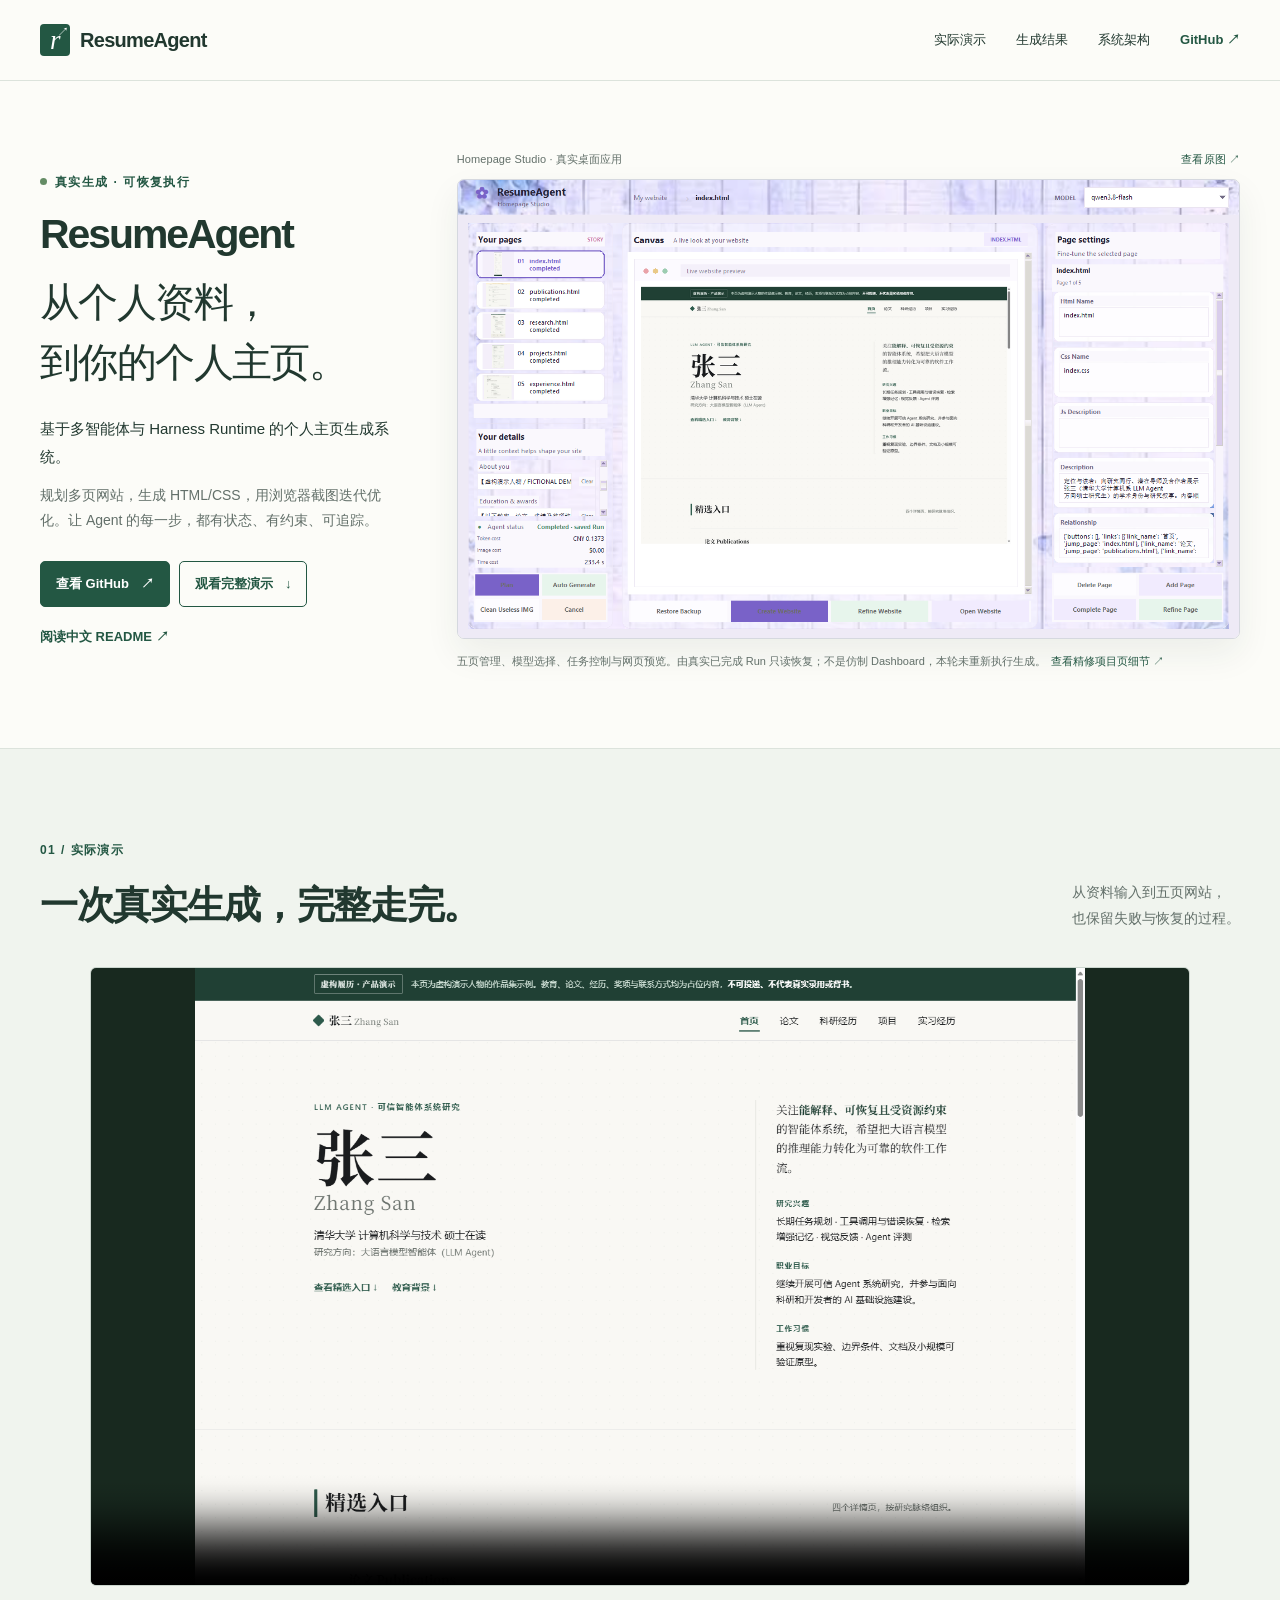
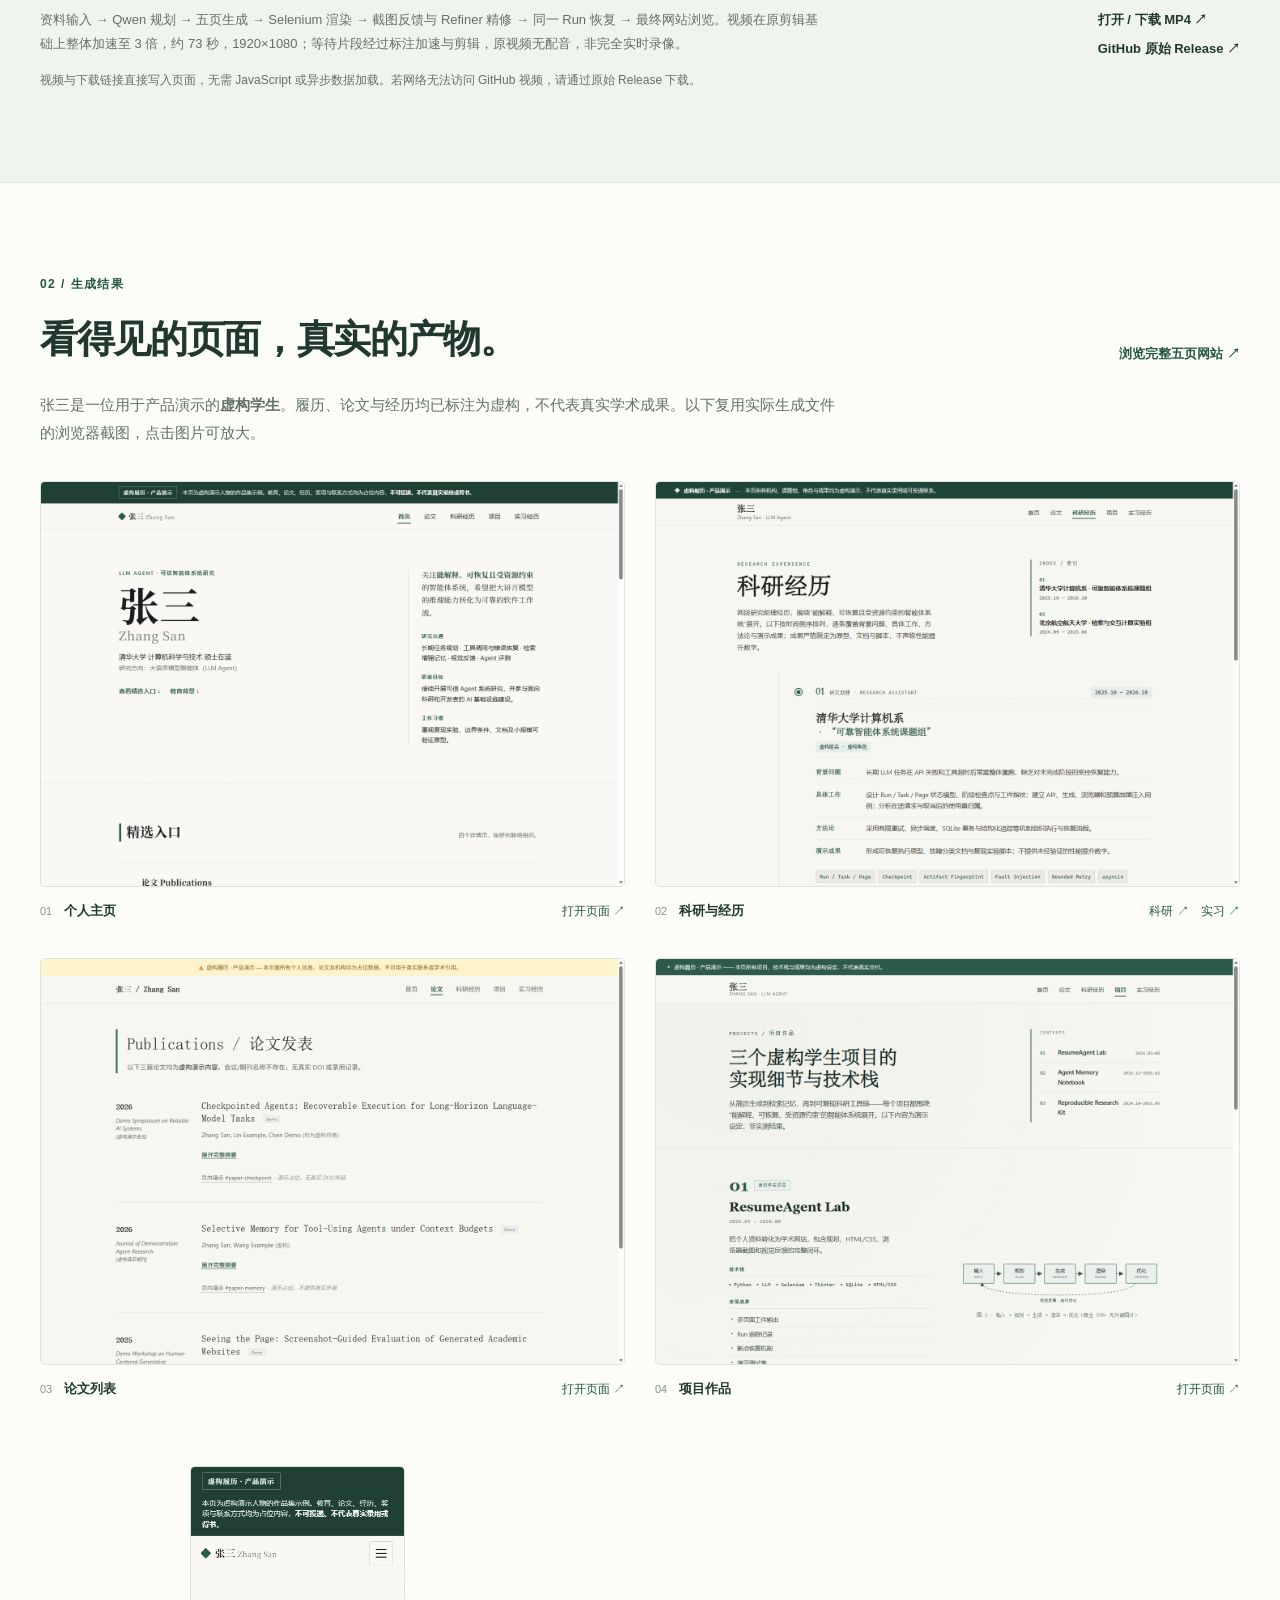
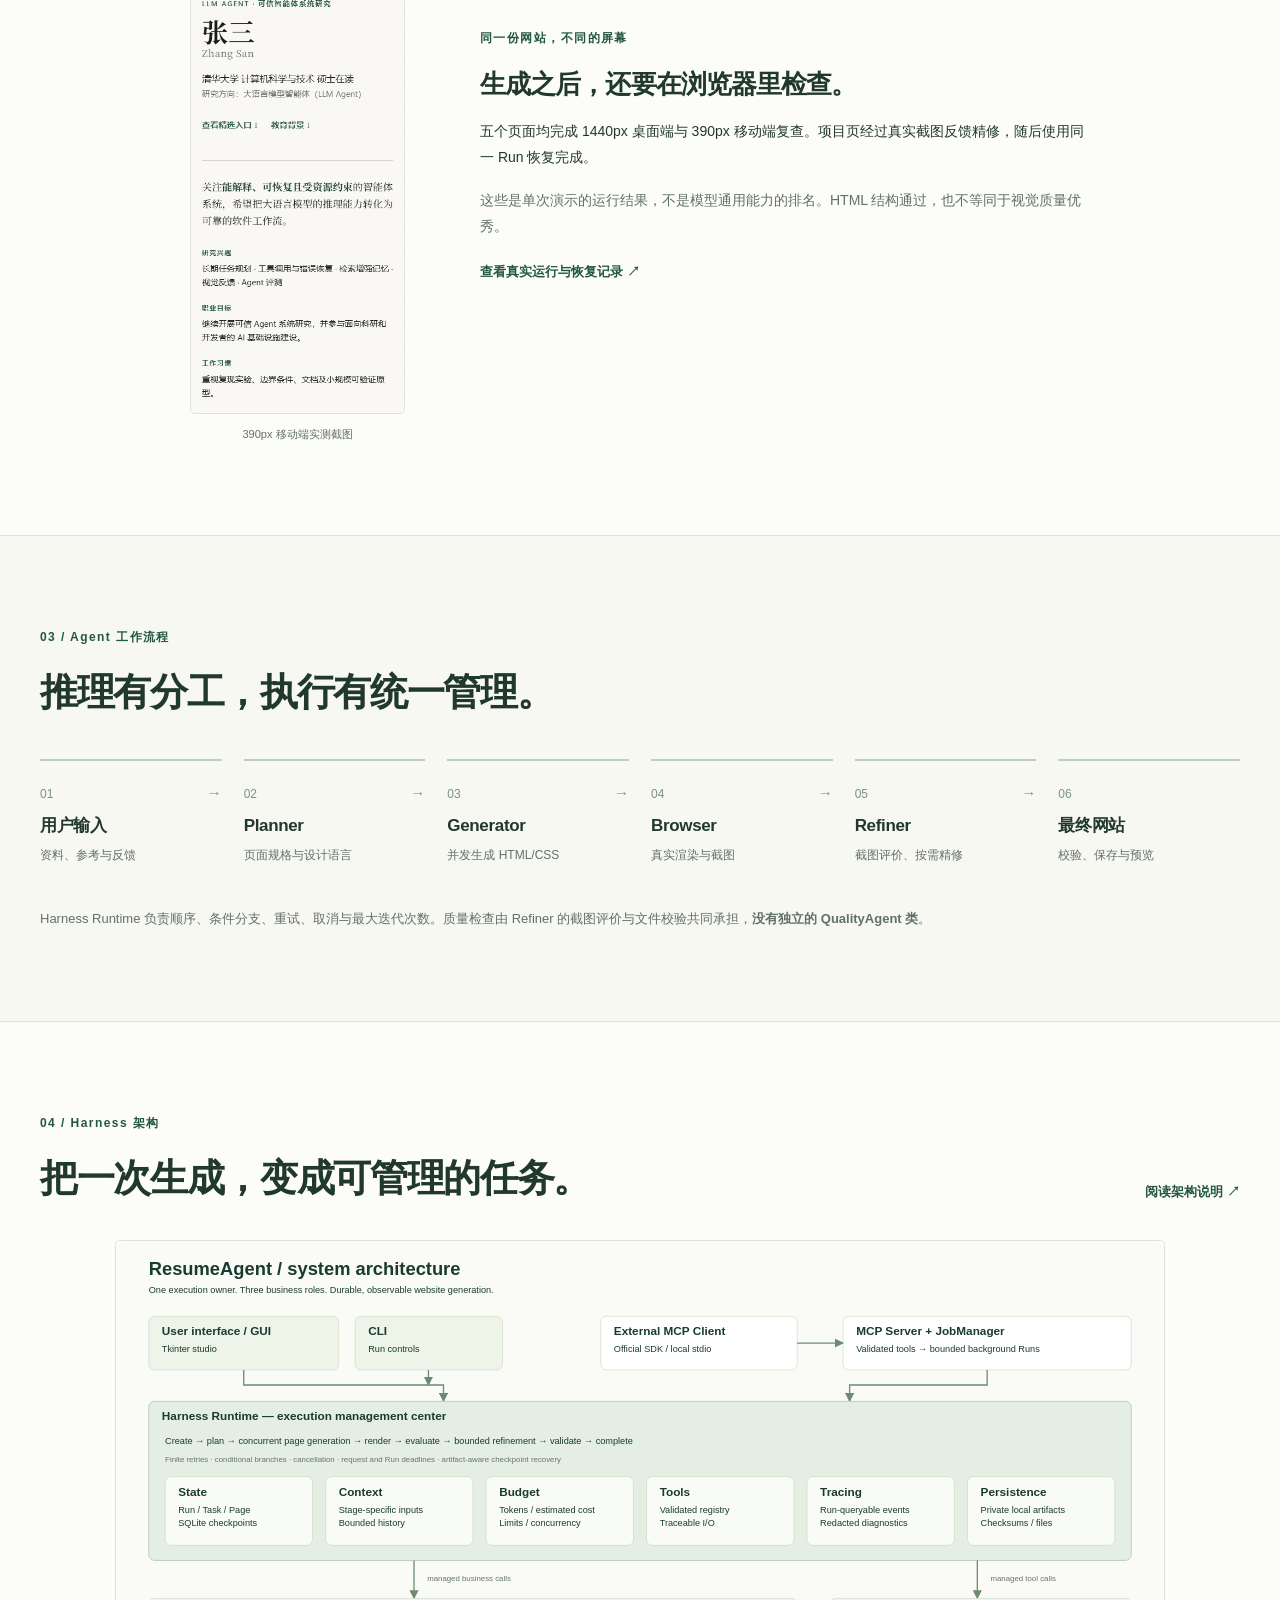
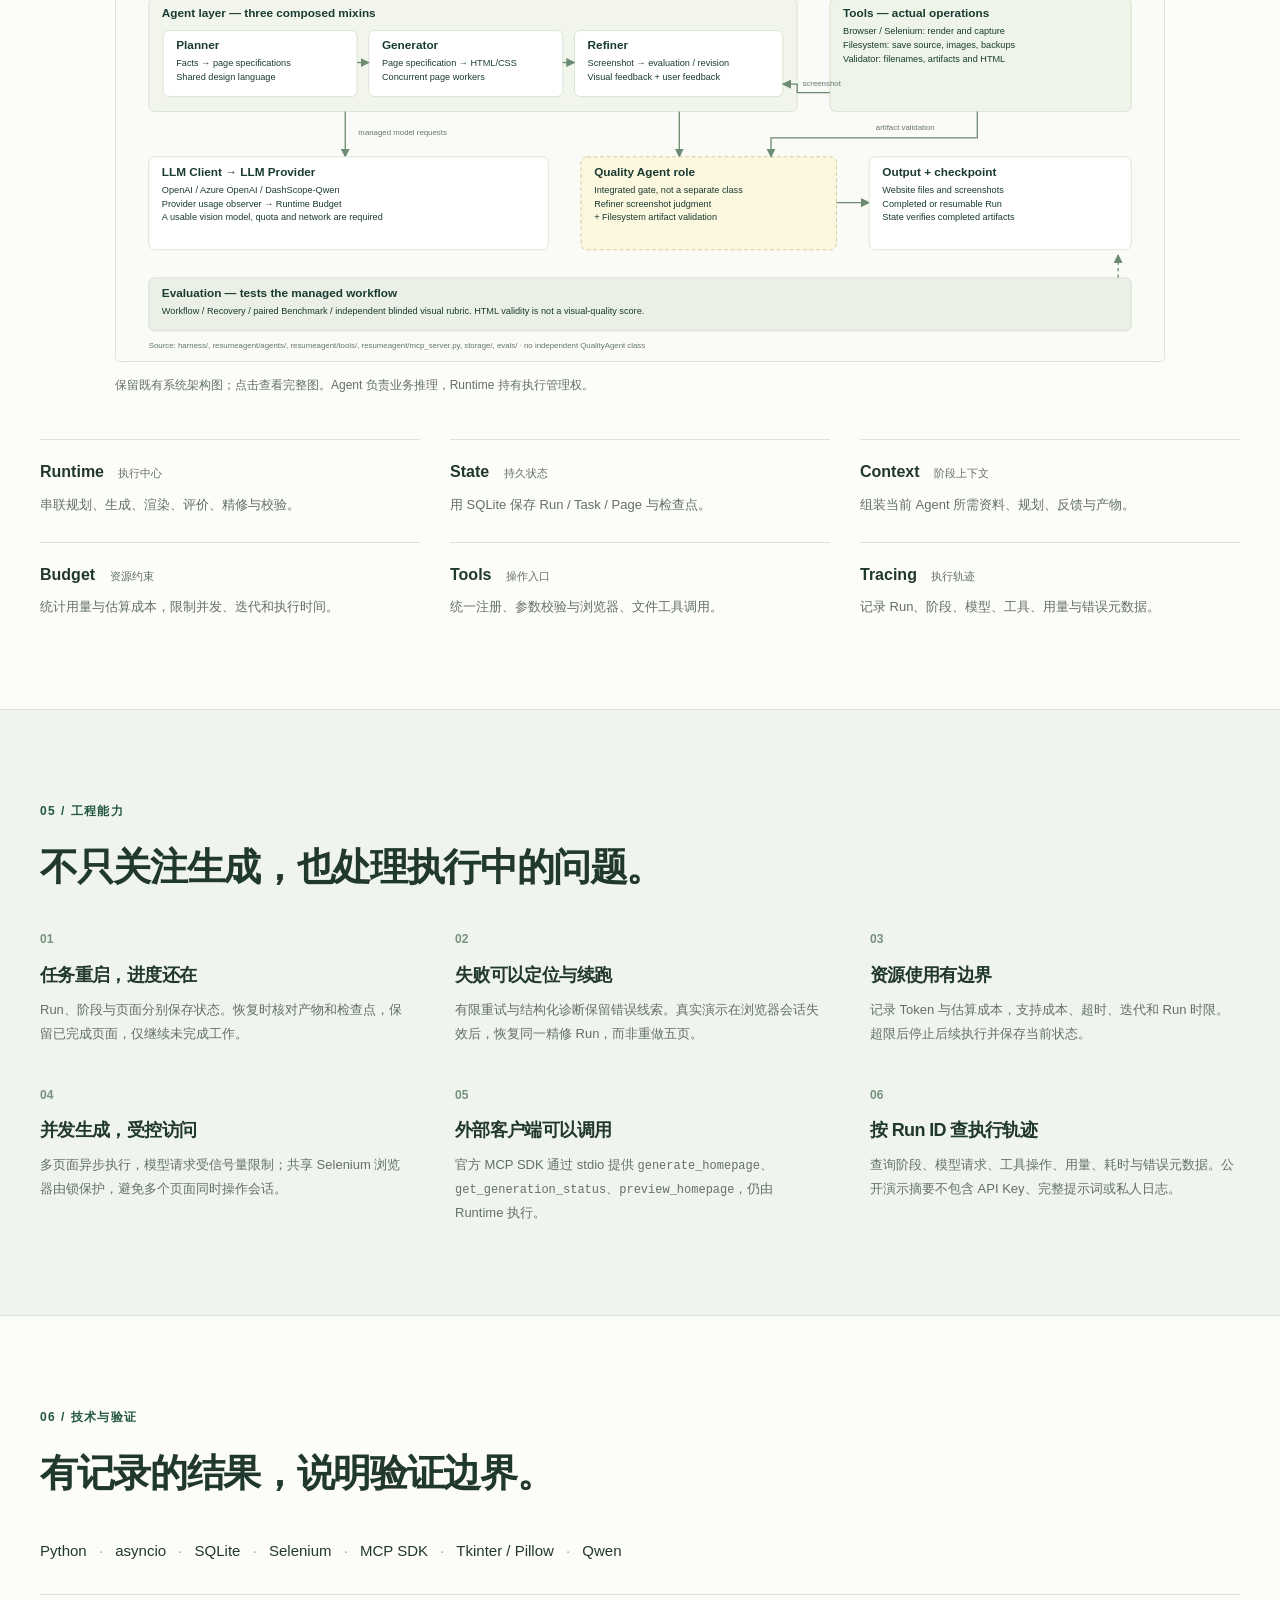
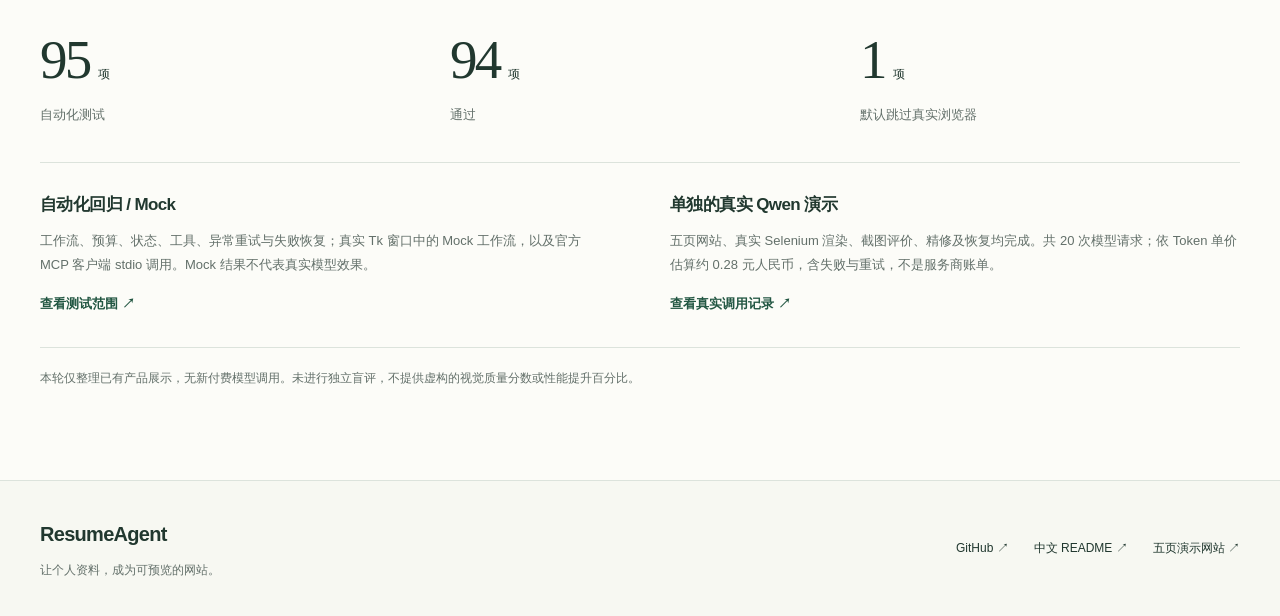
<file: showcase/index.html>
<!doctype html>
<html lang="zh-CN">
<head>
  <meta charset="utf-8">
  <meta name="viewport" content="width=device-width, initial-scale=1">
  <meta name="description" content="ResumeAgent：基于多智能体与 Harness Runtime 的个人主页生成系统。查看真实桌面应用、完整演示、五页生成结果与可恢复执行架构。">
  <meta name="theme-color" content="#214c40">
  <title>ResumeAgent · 从个人资料到可预览的网站</title>
  <link rel="stylesheet" href="styles.css">
  <script src="app.js" defer></script>
</head>
<body>
<a class="skip-link" href="#main">跳转到主要内容</a>
<header class="site-header">
  <div class="shell header-inner">
    <a class="brand" href="#main" aria-label="ResumeAgent 首页"><span class="brand-mark" aria-hidden="true">r<span>↗</span></span>ResumeAgent</a>
    <button class="menu-toggle" type="button" aria-controls="navigation" aria-expanded="false">导航</button>
    <nav id="navigation" aria-label="主要导航">
      <a href="#demo">实际演示</a><a href="#results">生成结果</a><a href="#architecture">系统架构</a><a href="https://github.com/bj-Liu/resumeagent">GitHub <span aria-hidden="true">↗</span></a>
    </nav>
  </div>
</header>
<main id="main">
  <section class="hero shell" aria-labelledby="hero-title">
    <div class="hero-copy">
      <p class="eyebrow"><span class="status-dot" aria-hidden="true"></span>真实生成 · 可恢复执行</p>
      <h1 id="hero-title">ResumeAgent<span>从个人资料，<br>到你的个人主页。</span></h1>
      <p class="hero-lead">基于多智能体与 Harness Runtime 的个人主页生成系统。</p>
      <p class="muted">规划多页网站，生成 HTML/CSS，用浏览器截图迭代优化。让 Agent 的每一步，都有状态、有约束、可追踪。</p>
      <div class="actions"><a class="button primary" href="https://github.com/bj-Liu/resumeagent">查看 GitHub <span aria-hidden="true">↗</span></a><a class="button secondary" href="#demo">观看完整演示 <span aria-hidden="true">↓</span></a></div>
      <a class="text-link" href="https://github.com/bj-Liu/resumeagent#readme">阅读中文 README <span aria-hidden="true">↗</span></a>
    </div>
    <figure class="studio-figure">
      <div class="figure-top"><span>Homepage Studio · 真实桌面应用</span><a href="assets/homepage-studio.png" target="_blank" rel="noopener">查看原图 ↗</a></div>
      <a class="image-link studio-image" href="assets/homepage-studio.png" target="_blank" rel="noopener" data-zoom><img id="studio-image" src="assets/homepage-studio.png" width="1400" height="820" alt="真实 Tkinter GUI：五个已完成页面、张三网站预览、页面设置、模型选择与完成状态" fetchpriority="high"></a>
      <figcaption>五页管理、模型选择、任务控制与网页预览。由真实已完成 Run 只读恢复；不是仿制 Dashboard，本轮未重新执行生成。<a href="assets/homepage-studio-detail.png" target="_blank" rel="noopener" data-zoom>查看精修项目页细节 ↗</a></figcaption>
    </figure>
  </section>

  <section id="demo" class="section demo-section" aria-labelledby="demo-title">
    <div class="shell">
      <div class="section-heading"><div><p class="eyebrow">01 / 实际演示</p><h2 id="demo-title">一次真实生成，完整走完。</h2></div><p>从资料输入到五页网站，<br>也保留失败与恢复的过程。</p></div>
      <div class="video-shell">
        <video id="recorded-video" controls playsinline preload="metadata" poster="assets/demo-index-1440.png" width="1920" height="1080" aria-label="ResumeAgent 真实操作演示，3 倍速，约 73 秒">
          <source src="https://github.com/bj-Liu/resumeagent/releases/download/demo-20261103/resumeagent-demo-20261103-3x.mp4" type="video/mp4">
          您的浏览器不支持内嵌视频，请使用下方的 MP4 下载链接。
        </video>
      </div>
      <div class="video-caption"><p>资料输入 → Qwen 规划 → 五页生成 → Selenium 渲染 → 截图反馈与 Refiner 精修 → 同一 Run 恢复 → 最终网站浏览。视频在原剪辑基础上整体加速至 3 倍，约 73 秒，1920×1080；等待片段经过标注加速与剪辑，原视频无配音，非完全实时录像。</p><div class="video-links"><a id="video-download" href="https://github.com/bj-Liu/resumeagent/releases/download/demo-20261103/resumeagent-demo-20261103-3x.mp4">打开 / 下载 MP4 ↗</a><a id="video-release" href="https://github.com/bj-Liu/resumeagent/releases/tag/demo-20261103">GitHub 原始 Release ↗</a></div></div>
      <p class="small muted">视频与下载链接直接写入页面，无需 JavaScript 或异步数据加载。若网络无法访问 GitHub 视频，请通过原始 Release 下载。</p>
    </div>
  </section>

  <section id="results" class="section shell" aria-labelledby="results-title">
    <div class="section-heading"><div><p class="eyebrow">02 / 生成结果</p><h2 id="results-title">看得见的页面，真实的产物。</h2></div><a class="text-link" href="demo/index.html" target="_blank" rel="noopener">浏览完整五页网站 ↗</a></div>
    <p class="section-intro">张三是一位用于产品演示的<strong>虚构学生</strong>。履历、论文与经历均已标注为虚构，不代表真实学术成果。以下复用实际生成文件的浏览器截图，点击图片可放大。</p>
    <div class="results-grid">
      <figure><a class="image-link" href="assets/demo-index-1440.png" target="_blank" rel="noopener" data-zoom><img src="assets/demo-index-1440.png" width="1440" height="1000" loading="lazy" alt="张三虚构学术主页，姓名、研究方向和内容入口"></a><figcaption><span>01</span><strong>个人主页</strong><a href="demo/index.html" target="_blank" rel="noopener">打开页面 ↗</a></figcaption></figure>
      <figure><a class="image-link" href="assets/demo-research-1440.png" target="_blank" rel="noopener" data-zoom><img src="assets/demo-research-1440.png" width="1440" height="1000" loading="lazy" alt="真实生成的科研经历页，研究背景、方法与成果"></a><figcaption><span>02</span><strong>科研与经历</strong><a href="demo/research.html" target="_blank" rel="noopener">科研 ↗</a><a href="demo/experience.html" target="_blank" rel="noopener">实习 ↗</a></figcaption></figure>
      <figure><a class="image-link" href="assets/demo-publications-1440.png" target="_blank" rel="noopener" data-zoom><img src="assets/demo-publications-1440.png" width="1440" height="1000" loading="lazy" alt="真实生成的论文页，明确标注虚构演示论文"></a><figcaption><span>03</span><strong>论文列表</strong><a href="demo/publications.html" target="_blank" rel="noopener">打开页面 ↗</a></figcaption></figure>
      <figure><a class="image-link" href="assets/demo-projects-1440.png" target="_blank" rel="noopener" data-zoom><img src="assets/demo-projects-1440.png" width="1440" height="1000" loading="lazy" alt="真实 Refiner 精修后的项目页，包含技术栈和实现细节"></a><figcaption><span>04</span><strong>项目作品</strong><a href="demo/projects.html" target="_blank" rel="noopener">打开页面 ↗</a></figcaption></figure>
    </div>
    <div class="mobile-result"><figure><a class="image-link" href="assets/demo-index-390.png" target="_blank" rel="noopener" data-zoom><img src="assets/demo-index-390.png" width="390" height="1000" loading="lazy" alt="张三主页在 390 像素移动端下的真实浏览器截图"></a><figcaption>390px 移动端实测截图</figcaption></figure><div><p class="eyebrow">同一份网站，不同的屏幕</p><h3>生成之后，还要在浏览器里检查。</h3><p>五个页面均完成 1440px 桌面端与 390px 移动端复查。项目页经过真实截图反馈精修，随后使用同一 Run 恢复完成。</p><p class="muted">这些是单次演示的运行结果，不是模型通用能力的排名。HTML 结构通过，也不等同于视觉质量优秀。</p><a class="text-link" href="docs/LIVE_DEMO.md">查看真实运行与恢复记录 ↗</a></div></div>
  </section>

  <section id="workflow" class="section workflow-section" aria-labelledby="workflow-title">
    <div class="shell"><div class="section-heading"><div><p class="eyebrow">03 / Agent 工作流程</p><h2 id="workflow-title">推理有分工，执行有统一管理。</h2></div></div>
      <ol class="workflow"><li><span>01</span><h3>用户输入</h3><p>资料、参考与反馈</p></li><li><span>02</span><h3>Planner</h3><p>页面规格与设计语言</p></li><li><span>03</span><h3>Generator</h3><p>并发生成 HTML/CSS</p></li><li><span>04</span><h3>Browser</h3><p>真实渲染与截图</p></li><li><span>05</span><h3>Refiner</h3><p>截图评价、按需精修</p></li><li><span>06</span><h3>最终网站</h3><p>校验、保存与预览</p></li></ol>
      <p class="workflow-note">Harness Runtime 负责顺序、条件分支、重试、取消与最大迭代次数。质量检查由 Refiner 的截图评价与文件校验共同承担，<strong>没有独立的 QualityAgent 类</strong>。</p>
    </div>
  </section>

  <section id="architecture" class="section shell" aria-labelledby="architecture-title">
    <div class="section-heading"><div><p class="eyebrow">04 / Harness 架构</p><h2 id="architecture-title">把一次生成，变成可管理的任务。</h2></div><a class="text-link" href="docs/architecture.md">阅读架构说明 ↗</a></div>
    <figure class="architecture-figure"><a class="image-link" href="assets/architecture.svg" target="_blank" rel="noopener" data-zoom><img src="assets/architecture.svg" width="1600" height="1100" loading="lazy" alt="ResumeAgent 唯一系统架构图：GUI、MCP 进入 Runtime，调度 Agent 并统一管理状态、预算、工具和追踪"></a><figcaption>保留既有系统架构图；点击查看完整图。Agent 负责业务推理，Runtime 持有执行管理权。</figcaption></figure>
    <dl class="module-list"><div><dt>Runtime <span>执行中心</span></dt><dd>串联规划、生成、渲染、评价、精修与校验。</dd></div><div><dt>State <span>持久状态</span></dt><dd>用 SQLite 保存 Run / Task / Page 与检查点。</dd></div><div><dt>Context <span>阶段上下文</span></dt><dd>组装当前 Agent 所需资料、规划、反馈与产物。</dd></div><div><dt>Budget <span>资源约束</span></dt><dd>统计用量与估算成本，限制并发、迭代和执行时间。</dd></div><div><dt>Tools <span>操作入口</span></dt><dd>统一注册、参数校验与浏览器、文件工具调用。</dd></div><div><dt>Tracing <span>执行轨迹</span></dt><dd>记录 Run、阶段、模型、工具、用量与错误元数据。</dd></div></dl>
  </section>

  <section id="engineering" class="section engineering-section" aria-labelledby="engineering-title">
    <div class="shell"><div class="section-heading"><div><p class="eyebrow">05 / 工程能力</p><h2 id="engineering-title">不只关注生成，也处理执行中的问题。</h2></div></div>
      <div class="engineering-grid"><article><span class="feature-index">01</span><h3>任务重启，进度还在</h3><p>Run、阶段与页面分别保存状态。恢复时核对产物和检查点，保留已完成页面，仅继续未完成工作。</p></article><article><span class="feature-index">02</span><h3>失败可以定位与续跑</h3><p>有限重试与结构化诊断保留错误线索。真实演示在浏览器会话失效后，恢复同一精修 Run，而非重做五页。</p></article><article><span class="feature-index">03</span><h3>资源使用有边界</h3><p>记录 Token 与估算成本，支持成本、超时、迭代和 Run 时限。超限后停止后续执行并保存当前状态。</p></article><article><span class="feature-index">04</span><h3>并发生成，受控访问</h3><p>多页面异步执行，模型请求受信号量限制；共享 Selenium 浏览器由锁保护，避免多个页面同时操作会话。</p></article><article><span class="feature-index">05</span><h3>外部客户端可以调用</h3><p>官方 MCP SDK 通过 stdio 提供 <code>generate_homepage</code>、<code>get_generation_status</code>、<code>preview_homepage</code>，仍由 Runtime 执行。</p></article><article><span class="feature-index">06</span><h3>按 Run ID 查执行轨迹</h3><p>查询阶段、模型请求、工具操作、用量、耗时与错误元数据。公开演示摘要不包含 API Key、完整提示词或私人日志。</p></article></div>
    </div>
  </section>

  <section id="verification" class="section shell" aria-labelledby="verification-title">
    <div class="section-heading"><div><p class="eyebrow">06 / 技术与验证</p><h2 id="verification-title">有记录的结果，说明验证边界。</h2></div></div>
    <p class="stack">Python <span>·</span> asyncio <span>·</span> SQLite <span>·</span> Selenium <span>·</span> MCP SDK <span>·</span> Tkinter / Pillow <span>·</span> Qwen</p>
    <div class="test-summary"><div><strong>95<small>项</small></strong><p>自动化测试</p></div><div><strong>94<small>项</small></strong><p>通过</p></div><div><strong>1<small>项</small></strong><p>默认跳过真实浏览器</p></div></div>
    <div class="verification-grid"><div><h3>自动化回归 / Mock</h3><p>工作流、预算、状态、工具、异常重试与失败恢复；真实 Tk 窗口中的 Mock 工作流，以及官方 MCP 客户端 stdio 调用。Mock 结果不代表真实模型效果。</p><a class="text-link" href="docs/RELEASE_CHECKS.md">查看测试范围 ↗</a></div><div><h3>单独的真实 Qwen 演示</h3><p>五页网站、真实 Selenium 渲染、截图评价、精修及恢复均完成。共 20 次模型请求；依 Token 单价估算约 0.28 元人民币，含失败与重试，不是服务商账单。</p><a class="text-link" href="docs/LIVE_DEMO.md">查看真实调用记录 ↗</a></div></div>
    <p class="small muted">本轮仅整理已有产品展示，无新付费模型调用。未进行独立盲评，不提供虚构的视觉质量分数或性能提升百分比。</p>
  </section>
</main>
<footer class="site-footer"><div class="shell footer-inner"><div><a class="brand" href="#main">ResumeAgent</a><p>让个人资料，成为可预览的网站。</p></div><div class="footer-links"><a href="https://github.com/bj-Liu/resumeagent">GitHub ↗</a><a href="https://github.com/bj-Liu/resumeagent#readme">中文 README ↗</a><a href="demo/index.html">五页演示网站 ↗</a></div></div></footer>
<dialog id="image-viewer" aria-label="原图查看器"><button id="close-image" type="button">关闭 ×</button><img id="expanded-image" alt=""><p id="image-caption"></p></dialog>
</body>
</html>
</file>
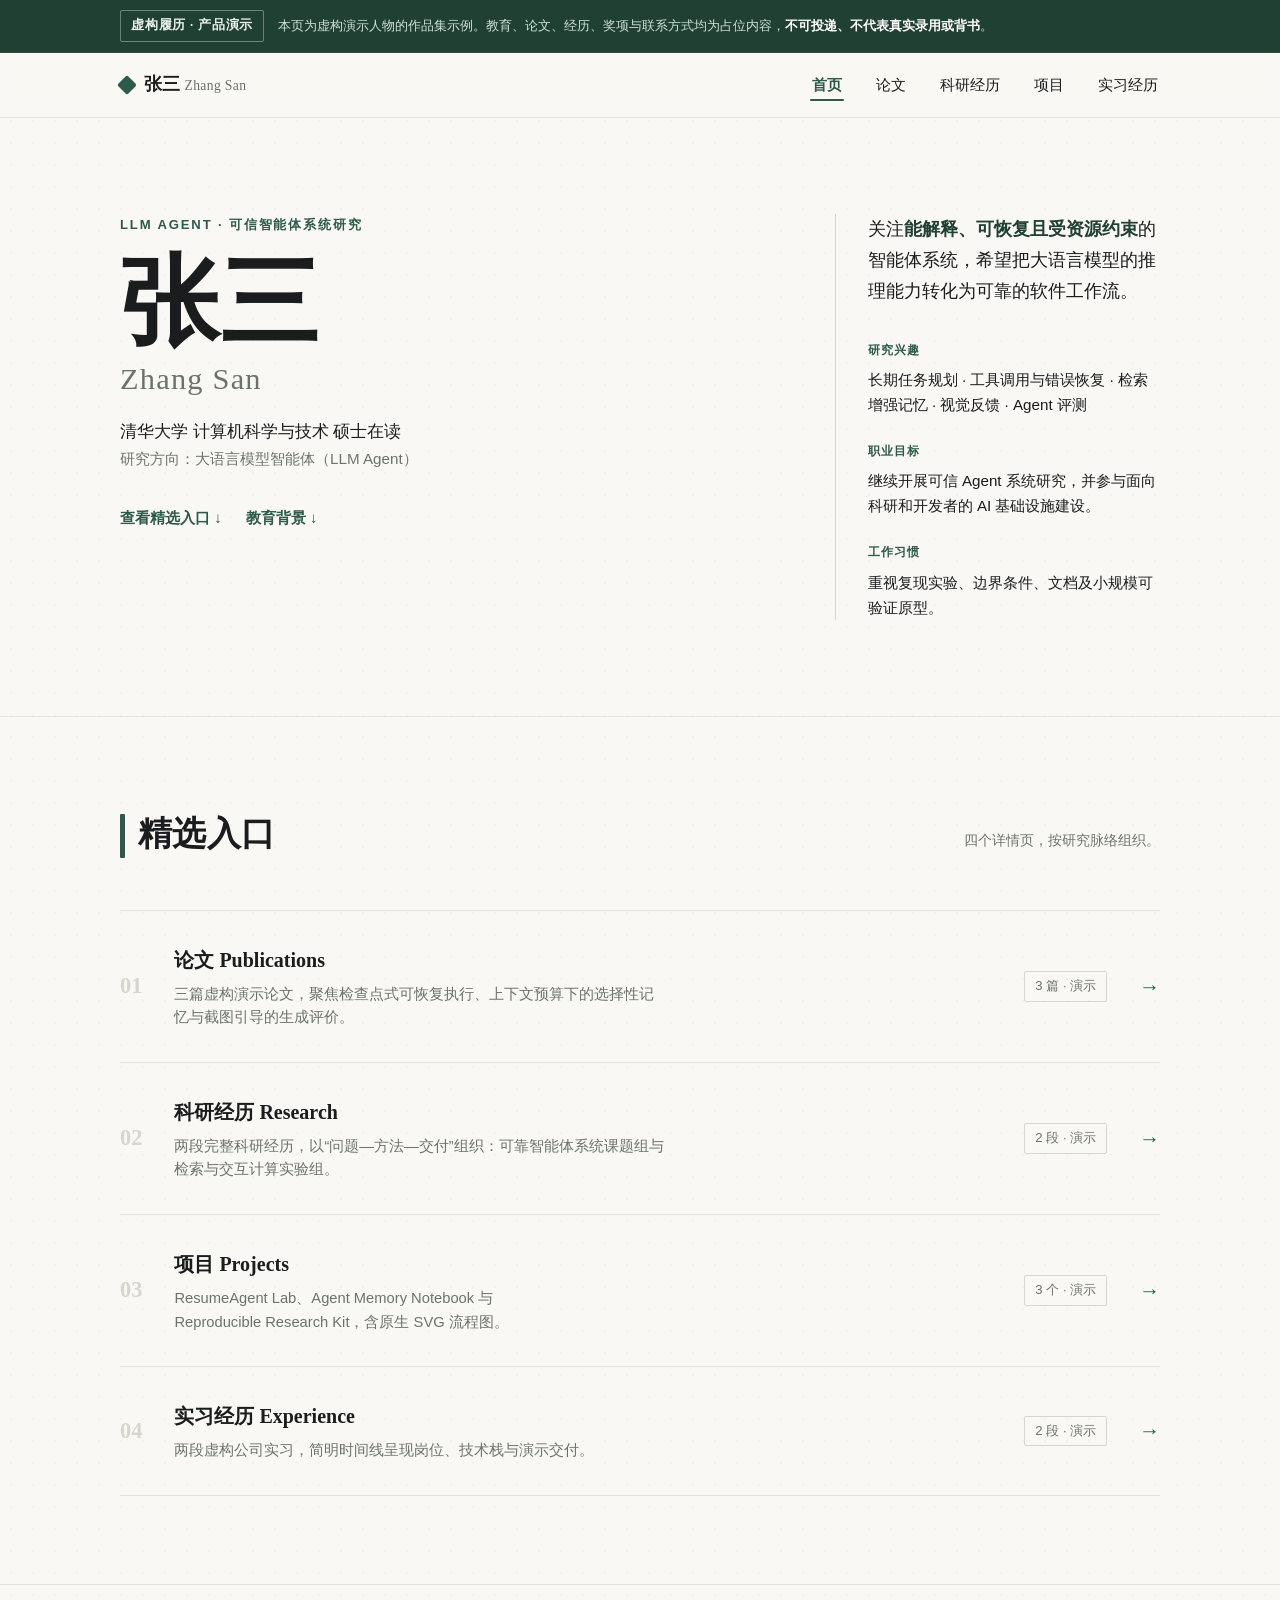
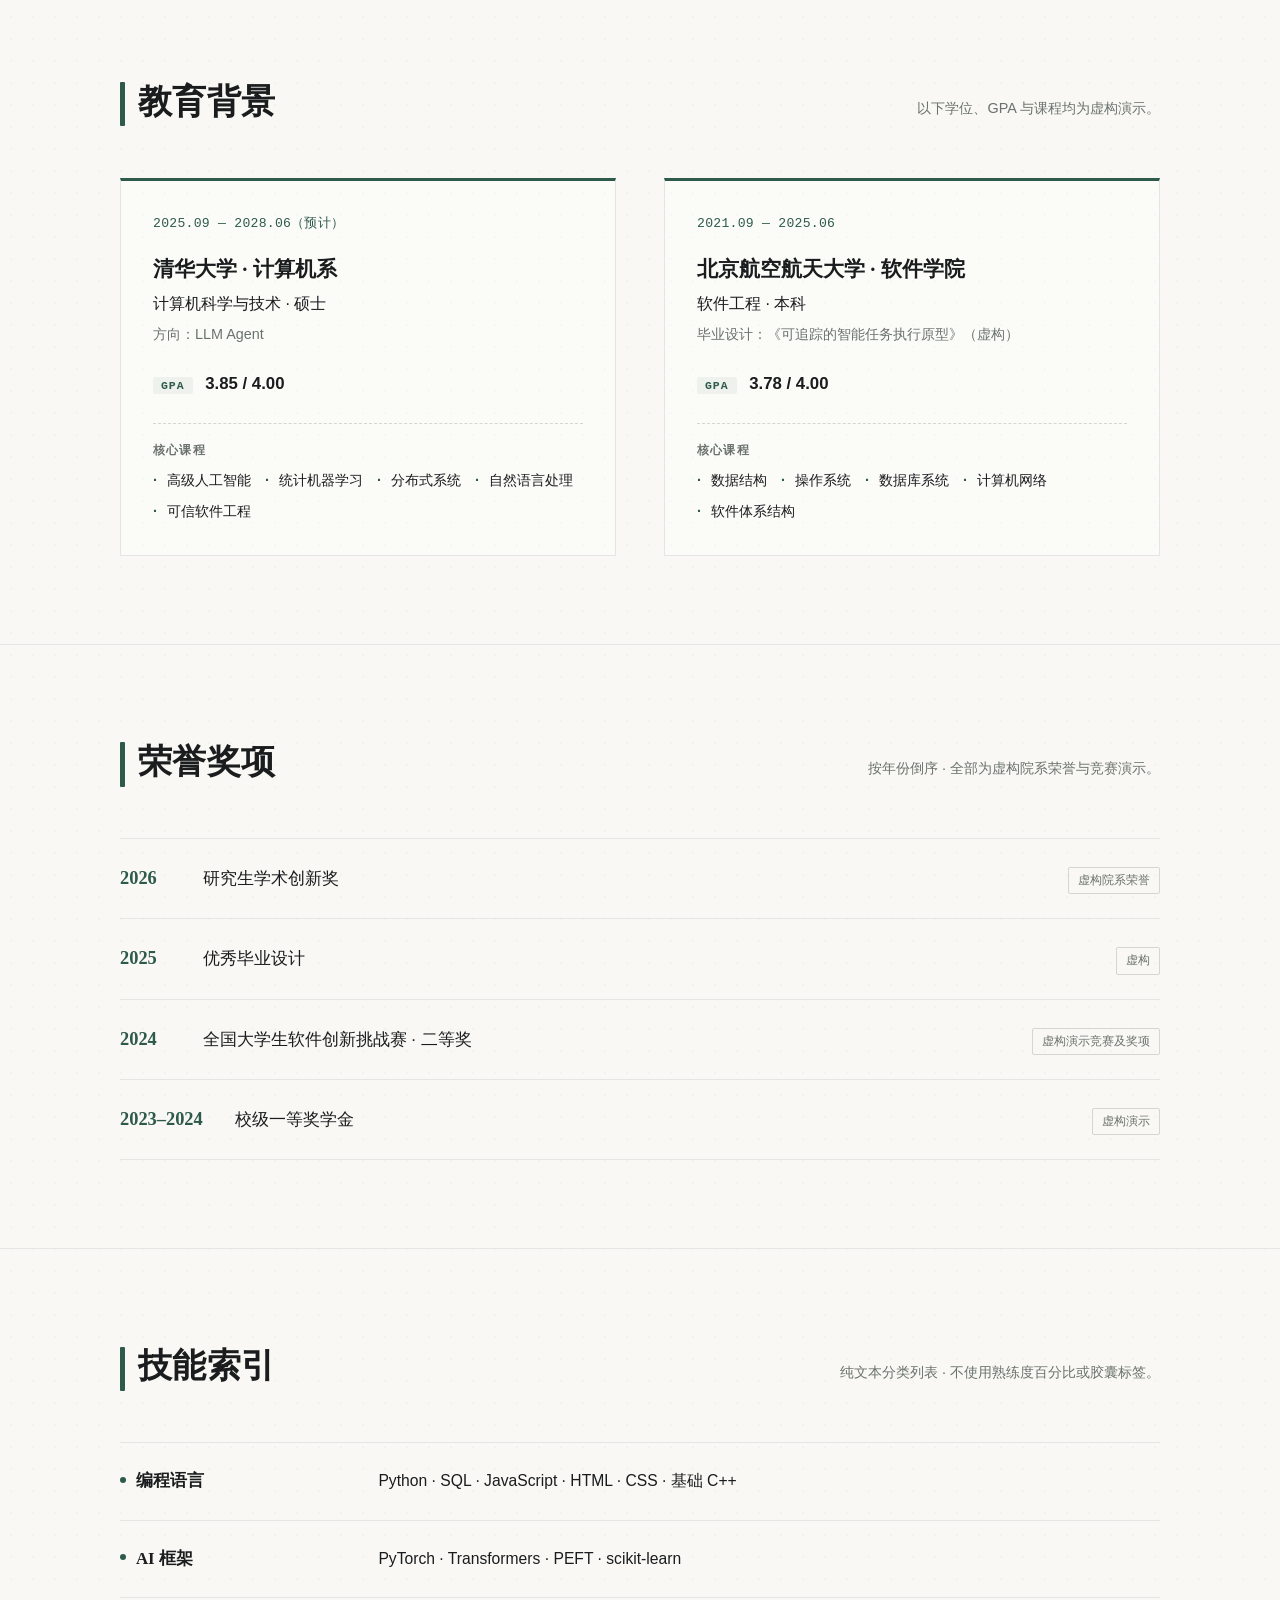
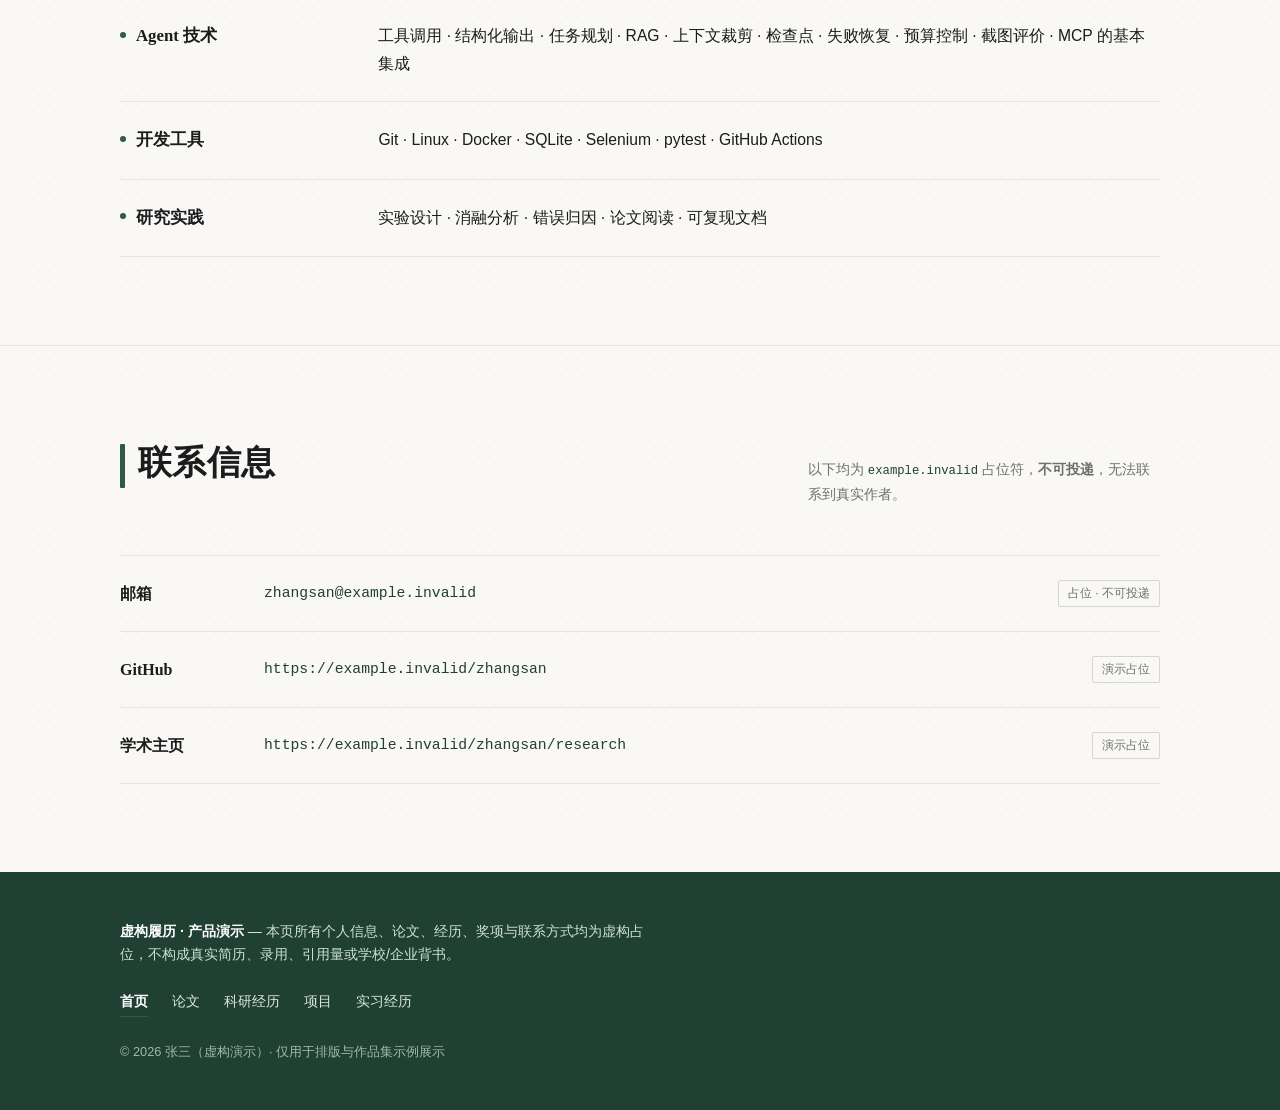
<file: showcase/demo/index.html>
<!DOCTYPE html>
<html lang="zh-CN">
<head>
<meta charset="UTF-8">
<meta name="viewport" content="width=device-width, initial-scale=1.0">
<title>张三 Zhang San · 研究者主页（虚构演示）</title>
<meta name="description" content="张三（虚构演示人物）：清华大学计算机系 LLM Agent 方向硕士研究生。关注可解释、可恢复且受资源约束的智能体系统。本页面为虚构履历的产品演示，所有信息均为占位。">
<link rel="stylesheet" href="index.css">
<script>document.documentElement.classList.add('js');</script>
</head>
<body>

<a class="skip-link" href="#main">跳到主要内容</a>

<!-- ============ 常驻虚构声明条 ============ -->
<div class="disclaimer-bar" role="note">
  <div class="container disclaimer-inner">
    <span class="disclaimer-tag" aria-hidden="true">虚构履历 · 产品演示</span>
    <p class="disclaimer-text">本页为虚构演示人物的作品集示例。教育、论文、经历、奖项与联系方式均为占位内容，<strong>不可投递、不代表真实录用或背书</strong>。</p>
  </div>
</div>

<!-- ============ 页眉 / 导航 ============ -->
<header class="site-header">
  <div class="container header-inner">
    <a class="brand" href="index.html" aria-label="返回首页">
      <span class="brand-mark" aria-hidden="true"></span>
      <span class="brand-name">张三<span class="brand-latin">&nbsp;Zhang&nbsp;San</span></span>
    </a>

    <nav id="primary-nav" class="primary-nav" aria-label="主导航">
      <ul class="nav-list">
        <li><a href="index.html" aria-current="page">首页</a></li>
        <li><a href="publications.html">论文</a></li>
        <li><a href="research.html">科研经历</a></li>
        <li><a href="projects.html">项目</a></li>
        <li><a href="experience.html">实习经历</a></li>
      </ul>
    </nav>

    <button class="nav-toggle" type="button" aria-expanded="false" aria-controls="primary-nav">
      <span class="sr-only">展开导航菜单</span>
      <span class="toggle-bars" aria-hidden="true"><span></span><span></span><span></span></span>
    </button>
  </div>
</header>

<main id="main">

  <!-- ============ 首屏：身份与研究叙事 ============ -->
  <section class="hero" aria-labelledby="hero-title">
    <div class="container hero-grid">
      <div class="hero-left">
        <p class="eyebrow">LLM&nbsp;Agent&nbsp;·&nbsp;可信智能体系统研究</p>
        <h1 id="hero-title" class="name-display">张三<span class="name-latin">Zhang&nbsp;San</span></h1>
        <p class="role-line">清华大学&nbsp;计算机科学与技术&nbsp;硕士在读<br><span class="role-sub">研究方向：大语言模型智能体（LLM&nbsp;Agent）</span></p>
        <div class="hero-actions">
          <a class="link-arrow" href="#selected">查看精选入口 <span aria-hidden="true">↓</span></a>
          <a class="link-arrow" href="#education">教育背景 <span aria-hidden="true">↓</span></a>
        </div>
      </div>

      <aside class="hero-right" aria-label="研究叙事与职业目标">
        <p class="narrative">关注<strong>能解释、可恢复且受资源约束</strong>的智能体系统，希望把大语言模型的推理能力转化为可靠的软件工作流。</p>
        <dl class="fact-list">
          <dt>研究兴趣</dt>
          <dd>长期任务规划 · 工具调用与错误恢复 · 检索增强记忆 · 视觉反馈 · Agent&nbsp;评测</dd>
          <dt>职业目标</dt>
          <dd>继续开展可信&nbsp;Agent&nbsp;系统研究，并参与面向科研和开发者的&nbsp;AI&nbsp;基础设施建设。</dd>
          <dt>工作习惯</dt>
          <dd>重视复现实验、边界条件、文档及小规模可验证原型。</dd>
        </dl>
      </aside>
    </div>
  </section>

  <!-- ============ 精选入口 ============ -->
  <section id="selected" class="section selected" aria-labelledby="selected-title">
    <div class="container">
      <div class="section-head">
        <h2 id="selected-title">精选入口</h2>
        <p class="section-note">四个详情页，按研究脉络组织。</p>
      </div>

      <ol class="entry-list">
        <li class="entry-row">
          <span class="entry-num" aria-hidden="true">01</span>
          <div class="entry-body">
            <h3 class="entry-title"><a href="publications.html">论文 Publications</a></h3>
            <p class="entry-desc">三篇虚构演示论文，聚焦检查点式可恢复执行、上下文预算下的选择性记忆与截图引导的生成评价。</p>
          </div>
          <span class="entry-meta">3&nbsp;篇 · 演示</span>
          <span class="entry-go" aria-hidden="true">→</span>
        </li>
        <li class="entry-row">
          <span class="entry-num" aria-hidden="true">02</span>
          <div class="entry-body">
            <h3 class="entry-title"><a href="research.html">科研经历 Research</a></h3>
            <p class="entry-desc">两段完整科研经历，以“问题—方法—交付”组织：可靠智能体系统课题组与检索与交互计算实验组。</p>
          </div>
          <span class="entry-meta">2&nbsp;段 · 演示</span>
          <span class="entry-go" aria-hidden="true">→</span>
        </li>
        <li class="entry-row">
          <span class="entry-num" aria-hidden="true">03</span>
          <div class="entry-body">
            <h3 class="entry-title"><a href="projects.html">项目 Projects</a></h3>
            <p class="entry-desc">ResumeAgent&nbsp;Lab、Agent&nbsp;Memory&nbsp;Notebook 与 Reproducible&nbsp;Research&nbsp;Kit，含原生 SVG 流程图。</p>
          </div>
          <span class="entry-meta">3&nbsp;个 · 演示</span>
          <span class="entry-go" aria-hidden="true">→</span>
        </li>
        <li class="entry-row">
          <span class="entry-num" aria-hidden="true">04</span>
          <div class="entry-body">
            <h3 class="entry-title"><a href="experience.html">实习经历 Experience</a></h3>
            <p class="entry-desc">两段虚构公司实习，简明时间线呈现岗位、技术栈与演示交付。</p>
          </div>
          <span class="entry-meta">2&nbsp;段 · 演示</span>
          <span class="entry-go" aria-hidden="true">→</span>
        </li>
      </ol>
    </div>
  </section>

  <!-- ============ 教育背景 ============ -->
  <section id="education" class="section education" aria-labelledby="edu-title">
    <div class="container">
      <div class="section-head">
        <h2 id="edu-title">教育背景</h2>
        <p class="section-note">以下学位、GPA 与课程均为虚构演示。</p>
      </div>

      <div class="edu-grid">
        <article class="edu-item">
          <p class="edu-time">2025.09 — 2028.06（预计）</p>
          <h3 class="edu-school">清华大学 · 计算机系</h3>
          <p class="edu-degree">计算机科学与技术 · 硕士</p>
          <p class="edu-dir">方向：LLM&nbsp;Agent</p>
          <p class="edu-gpa"><span>GPA</span> 3.85 / 4.00</p>
          <div class="edu-courses">
            <p class="courses-label">核心课程</p>
            <ul class="course-list">
              <li>高级人工智能</li>
              <li>统计机器学习</li>
              <li>分布式系统</li>
              <li>自然语言处理</li>
              <li>可信软件工程</li>
            </ul>
          </div>
        </article>

        <article class="edu-item">
          <p class="edu-time">2021.09 — 2025.06</p>
          <h3 class="edu-school">北京航空航天大学 · 软件学院</h3>
          <p class="edu-degree">软件工程 · 本科</p>
          <p class="edu-dir">毕业设计：《可追踪的智能任务执行原型》（虚构）</p>
          <p class="edu-gpa"><span>GPA</span> 3.78 / 4.00</p>
          <div class="edu-courses">
            <p class="courses-label">核心课程</p>
            <ul class="course-list">
              <li>数据结构</li>
              <li>操作系统</li>
              <li>数据库系统</li>
              <li>计算机网络</li>
              <li>软件体系结构</li>
            </ul>
          </div>
        </article>
      </div>
    </div>
  </section>

  <!-- ============ 荣誉奖项 ============ -->
  <section id="awards" class="section awards" aria-labelledby="awards-title">
    <div class="container">
      <div class="section-head">
        <h2 id="awards-title">荣誉奖项</h2>
        <p class="section-note">按年份倒序 · 全部为虚构院系荣誉与竞赛演示。</p>
      </div>

      <ul class="award-list">
        <li class="award-row">
          <span class="award-year">2026</span>
          <span class="award-name">研究生学术创新奖</span>
          <span class="award-tag">虚构院系荣誉</span>
        </li>
        <li class="award-row">
          <span class="award-year">2025</span>
          <span class="award-name">优秀毕业设计</span>
          <span class="award-tag">虚构</span>
        </li>
        <li class="award-row">
          <span class="award-year">2024</span>
          <span class="award-name">全国大学生软件创新挑战赛 · 二等奖</span>
          <span class="award-tag">虚构演示竞赛及奖项</span>
        </li>
        <li class="award-row">
          <span class="award-year">2023–2024</span>
          <span class="award-name">校级一等奖学金</span>
          <span class="award-tag">虚构演示</span>
        </li>
      </ul>
    </div>
  </section>

  <!-- ============ 技能索引 ============ -->
  <section id="skills" class="section skills" aria-labelledby="skills-title">
    <div class="container">
      <div class="section-head">
        <h2 id="skills-title">技能索引</h2>
        <p class="section-note">纯文本分类列表 · 不使用熟练度百分比或胶囊标签。</p>
      </div>

      <dl class="skill-index">
        <div class="skill-group">
          <dt>编程语言</dt>
          <dd>Python · SQL · JavaScript · HTML · CSS · 基础 C++</dd>
        </div>
        <div class="skill-group">
          <dt>AI 框架</dt>
          <dd>PyTorch · Transformers · PEFT · scikit-learn</dd>
        </div>
        <div class="skill-group">
          <dt>Agent 技术</dt>
          <dd>工具调用 · 结构化输出 · 任务规划 · RAG · 上下文裁剪 · 检查点 · 失败恢复 · 预算控制 · 截图评价 · MCP 的基本集成</dd>
        </div>
        <div class="skill-group">
          <dt>开发工具</dt>
          <dd>Git · Linux · Docker · SQLite · Selenium · pytest · GitHub Actions</dd>
        </div>
        <div class="skill-group">
          <dt>研究实践</dt>
          <dd>实验设计 · 消融分析 · 错误归因 · 论文阅读 · 可复现文档</dd>
        </div>
      </dl>
    </div>
  </section>

  <!-- ============ 联系信息 ============ -->
  <section id="contact" class="section contact" aria-labelledby="contact-title">
    <div class="container">
      <div class="section-head">
        <h2 id="contact-title">联系信息</h2>
        <p class="section-note">以下均为 <code>example.invalid</code> 占位符，<strong>不可投递</strong>，无法联系到真实作者。</p>
      </div>

      <ul class="contact-list">
        <li class="contact-item">
          <span class="contact-key">邮箱</span>
          <span class="contact-val">zhangsan@example.invalid</span>
          <span class="contact-flag">占位 · 不可投递</span>
        </li>
        <li class="contact-item">
          <span class="contact-key">GitHub</span>
          <span class="contact-val">https://example.invalid/zhangsan</span>
          <span class="contact-flag">演示占位</span>
        </li>
        <li class="contact-item">
          <span class="contact-key">学术主页</span>
          <span class="contact-val">https://example.invalid/zhangsan/research</span>
          <span class="contact-flag">演示占位</span>
        </li>
      </ul>
    </div>
  </section>

</main>

<!-- ============ 页脚 ============ -->
<footer class="site-footer">
  <div class="container footer-inner">
    <p class="footer-decl"><strong>虚构履历 · 产品演示</strong>&nbsp;—&nbsp;本页所有个人信息、论文、经历、奖项与联系方式均为虚构占位，不构成真实简历、录用、引用量或学校/企业背书。</p>
    <nav class="footer-nav" aria-label="页脚导航">
      <a href="index.html" aria-current="page">首页</a>
      <a href="publications.html">论文</a>
      <a href="research.html">科研经历</a>
      <a href="projects.html">项目</a>
      <a href="experience.html">实习经历</a>
    </nav>
    <p class="footer-copy">© 2026 张三（虚构演示）· 仅用于排版与作品集示例展示</p>
  </div>
</footer>

<script>
(function () {
  var toggle = document.querySelector('.nav-toggle');
  var nav = document.getElementById('primary-nav');
  if (!toggle || !nav) return;

  function closeMenu() {
    toggle.setAttribute('aria-expanded', 'false');
    nav.classList.remove('is-open');
  }

  toggle.addEventListener('click', function () {
    var open = toggle.getAttribute('aria-expanded') === 'true';
    toggle.setAttribute('aria-expanded', String(!open));
    nav.classList.toggle('is-open', !open);
  });

  // 点击导航链接后收起移动菜单
  nav.querySelectorAll('a').forEach(function (link) {
    link.addEventListener('click', closeMenu);
  });

  // 离开移动端宽度时重置状态
  window.addEventListener('resize', function () {
    if (window.innerWidth > 860) closeMenu();
  });

  // Esc 关闭
  document.addEventListener('keydown', function (e) {
    if (e.key === 'Escape' && toggle.getAttribute('aria-expanded') === 'true') {
      closeMenu();
      toggle.focus();
    }
  });
})();
</script>

</body>
</html>
</file>
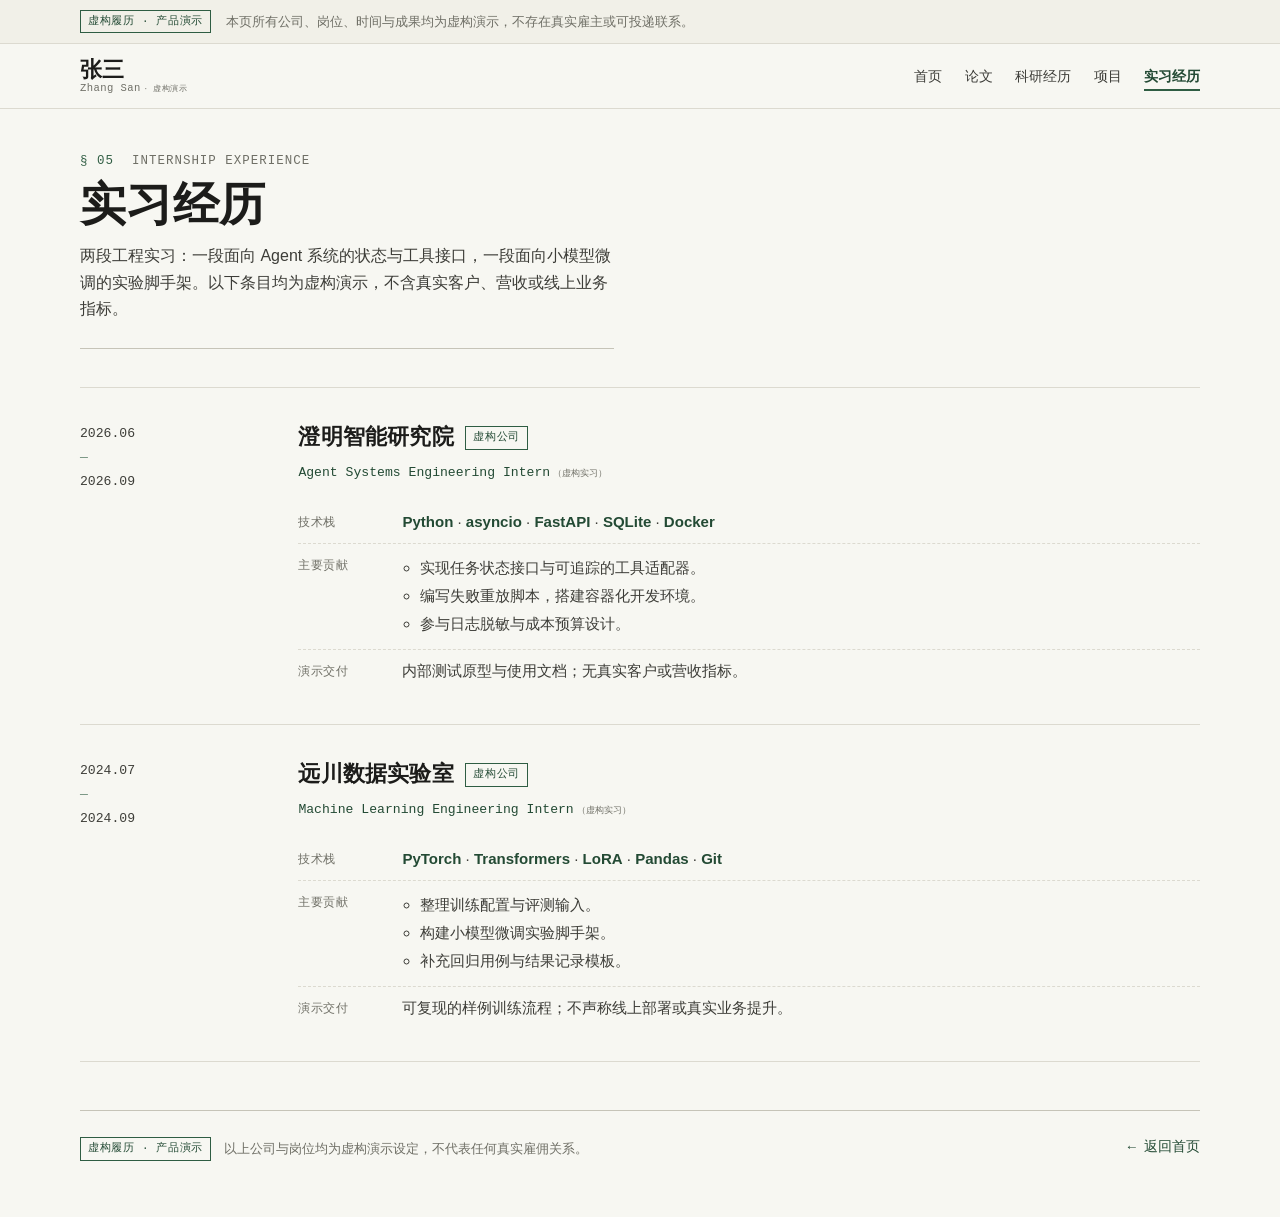
<file: showcase/demo/experience.html>
<!DOCTYPE html>
<html lang="zh-CN">
<head>
<meta charset="UTF-8">
<meta name="viewport" content="width=device-width, initial-scale=1.0">
<title>实习经历 · 张三（虚构演示）</title>
<link rel="stylesheet" href="experience.css">
</head>
<body>

<div class="disclaimer-bar">
  <div class="container disclaimer-inner">
    <span class="tag-fic">虚构履历 · 产品演示</span>
    <p>本页所有公司、岗位、时间与成果均为虚构演示，不存在真实雇主或可投递联系。</p>
  </div>
</div>

<header class="site-header">
  <div class="container header-inner">
    <a class="brand" href="index.html">
      <span class="brand-name">张三</span>
      <span class="brand-sub">Zhang San<span class="fic-inline">· 虚构演示</span></span>
    </a>
    <button class="nav-toggle" aria-expanded="false" aria-controls="primary-nav">
      <span class="sr-only">打开导航</span>
      <span class="bar"></span><span class="bar"></span><span class="bar"></span>
    </button>
    <nav id="primary-nav" class="primary-nav" aria-label="主导航">
      <ul>
        <li><a href="index.html">首页</a></li>
        <li><a href="publications.html">论文</a></li>
        <li><a href="research.html">科研经历</a></li>
        <li><a href="projects.html">项目</a></li>
        <li><a href="experience.html" aria-current="page">实习经历</a></li>
      </ul>
    </nav>
  </div>
</header>

<main class="container page-main">

  <section class="page-head">
    <p class="eyebrow"><span class="num">§ 05</span> Internship Experience</p>
    <h1 class="page-title">实习经历</h1>
    <p class="lede">两段工程实习：一段面向 Agent 系统的状态与工具接口，一段面向小模型微调的实验脚手架。以下条目均为虚构演示，不含真实客户、营收或线上业务指标。</p>
  </section>

  <ol class="timeline">

    <li class="tl-item">
      <div class="tl-date">
        <time datetime="2026-06">2026.06</time>
        <span class="tl-arrow" aria-hidden="true">—</span>
        <time datetime="2026-09">2026.09</time>
      </div>
      <div class="tl-body">
        <div class="org-row">
          <h2 class="org">澄明智能研究院</h2>
          <span class="tag-fic">虚构公司</span>
        </div>
        <p class="role">Agent Systems Engineering Intern<span class="fic-inline">（虚构实习）</span></p>

        <dl class="detail-list">
          <div class="dl-row">
            <dt>技术栈</dt>
            <dd class="tech"><b>Python</b> · <b>asyncio</b> · <b>FastAPI</b> · <b>SQLite</b> · <b>Docker</b></dd>
          </div>
          <div class="dl-row">
            <dt>主要贡献</dt>
            <dd>
              <ul class="contrib">
                <li>实现任务状态接口与可追踪的工具适配器。</li>
                <li>编写失败重放脚本，搭建容器化开发环境。</li>
                <li>参与日志脱敏与成本预算设计。</li>
              </ul>
            </dd>
          </div>
          <div class="dl-row">
            <dt>演示交付</dt>
            <dd>内部测试原型与使用文档；无真实客户或营收指标。</dd>
          </div>
        </dl>
      </div>
    </li>

    <li class="tl-item">
      <div class="tl-date">
        <time datetime="2024-07">2024.07</time>
        <span class="tl-arrow" aria-hidden="true">—</span>
        <time datetime="2024-09">2024.09</time>
      </div>
      <div class="tl-body">
        <div class="org-row">
          <h2 class="org">远川数据实验室</h2>
          <span class="tag-fic">虚构公司</span>
        </div>
        <p class="role">Machine Learning Engineering Intern<span class="fic-inline">（虚构实习）</span></p>

        <dl class="detail-list">
          <div class="dl-row">
            <dt>技术栈</dt>
            <dd class="tech"><b>PyTorch</b> · <b>Transformers</b> · <b>LoRA</b> · <b>Pandas</b> · <b>Git</b></dd>
          </div>
          <div class="dl-row">
            <dt>主要贡献</dt>
            <dd>
              <ul class="contrib">
                <li>整理训练配置与评测输入。</li>
                <li>构建小模型微调实验脚手架。</li>
                <li>补充回归用例与结果记录模板。</li>
              </ul>
            </dd>
          </div>
          <div class="dl-row">
            <dt>演示交付</dt>
            <dd>可复现的样例训练流程；不声称线上部署或真实业务提升。</dd>
          </div>
        </dl>
      </div>
    </li>

  </ol>

  <footer class="page-foot">
    <div class="foot-note">
      <span class="tag-fic">虚构履历 · 产品演示</span>
      <p>以上公司与岗位均为虚构演示设定，不代表任何真实雇佣关系。</p>
    </div>
    <a class="back-link" href="index.html">← 返回首页</a>
  </footer>

</main>

<script>
(function () {
  var toggle = document.querySelector('.nav-toggle');
  var nav = document.getElementById('primary-nav');
  if (!toggle || !nav) return;
  toggle.addEventListener('click', function () {
    var open = nav.classList.toggle('is-open');
    toggle.setAttribute('aria-expanded', open ? 'true' : 'false');
  });
})();
</script>

</body>
</html>
</file>
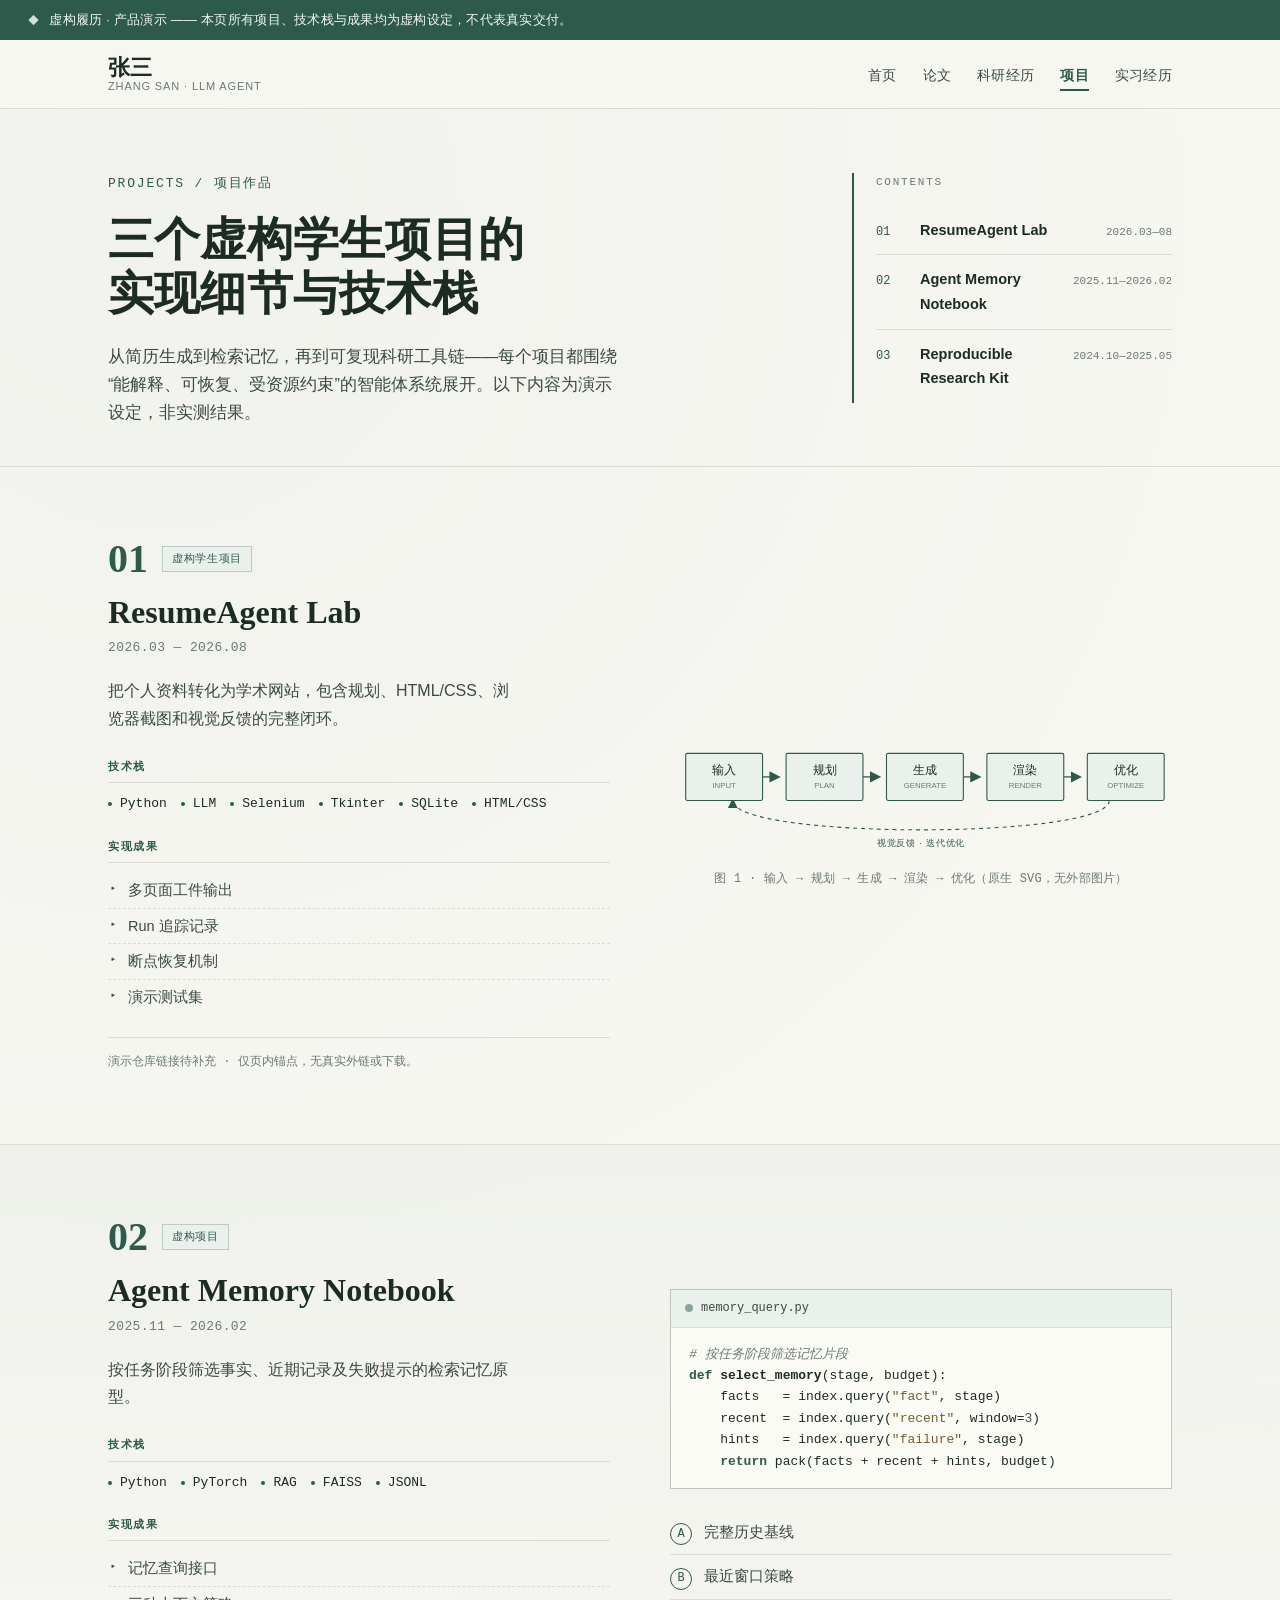
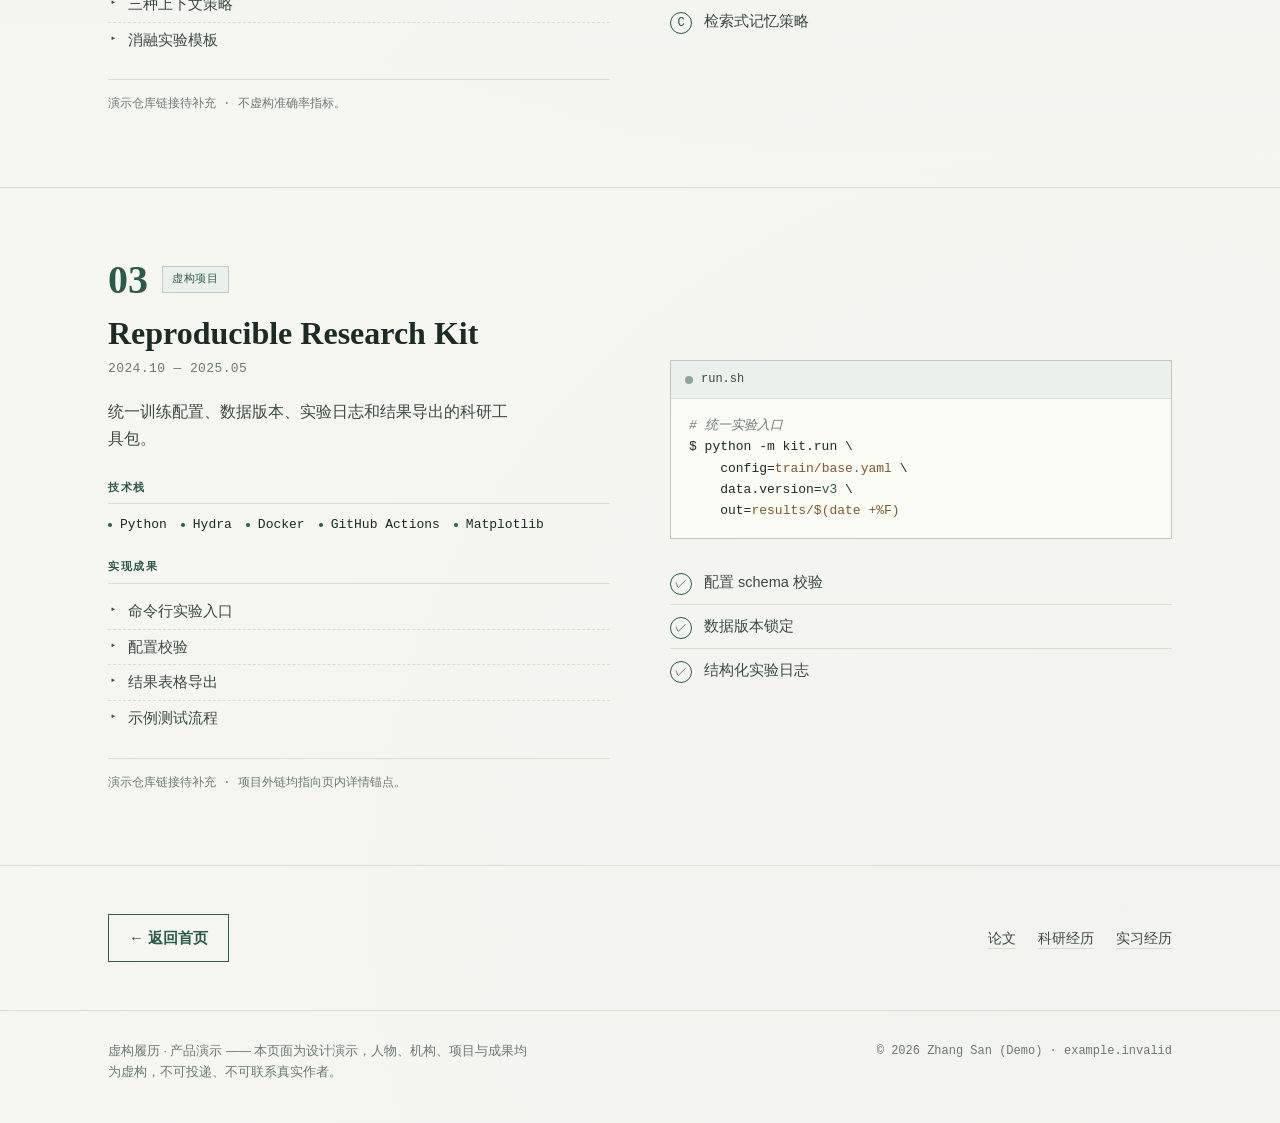
<file: showcase/demo/projects.html>
<!DOCTYPE html>
<html lang="zh-CN">
<head>
<meta charset="UTF-8">
<meta name="viewport" content="width=device-width, initial-scale=1.0">
<title>项目作品 · 张三（虚构演示）</title>
<link rel="stylesheet" href="projects.css">
</head>
<body>

<div class="disclaimer-bar" role="note">
  <span class="db-mark">◆</span>
  <span>虚构履历 · 产品演示 —— 本页所有项目、技术栈与成果均为虚构设定，不代表真实交付。</span>
</div>

<header class="site-header">
  <div class="wrap header-inner">
    <a class="brand" href="index.html">
      <span class="brand-name">张三</span>
      <span class="brand-sub">Zhang San · LLM Agent</span>
    </a>
    <nav class="main-nav" aria-label="主导航">
      <button class="nav-toggle" id="navToggle" aria-expanded="false" aria-controls="navList">
        <span class="sr-only">打开导航菜单</span>
        <span class="toggle-line"></span>
        <span class="toggle-line"></span>
        <span class="toggle-line"></span>
      </button>
      <ul class="nav-list" id="navList">
        <li><a href="index.html">首页</a></li>
        <li><a href="publications.html">论文</a></li>
        <li><a href="research.html">科研经历</a></li>
        <li><a href="projects.html" aria-current="page">项目</a></li>
        <li><a href="experience.html">实习经历</a></li>
      </ul>
    </nav>
  </div>
</header>

<main>

  <!-- ============ 页首：标题 + 索引 ============ -->
  <section class="page-head">
    <div class="wrap head-grid">
      <div class="head-main">
        <p class="kicker">Projects / 项目作品</p>
        <h1 class="page-title">三个虚构学生项目的<br>实现细节与技术栈</h1>
        <p class="lead">从简历生成到检索记忆，再到可复现科研工具链——每个项目都围绕“能解释、可恢复、受资源约束”的智能体系统展开。以下内容为演示设定，非实测结果。</p>
      </div>
      <aside class="head-index" aria-label="项目目录">
        <p class="index-label">Contents</p>
        <ol class="index-list">
          <li><a href="#resumeagent"><span class="idx-num">01</span><span class="idx-name">ResumeAgent Lab</span><span class="idx-tag">2026.03—08</span></a></li>
          <li><a href="#memory-notebook"><span class="idx-num">02</span><span class="idx-name">Agent Memory Notebook</span><span class="idx-tag">2025.11—2026.02</span></a></li>
          <li><a href="#repro-kit"><span class="idx-num">03</span><span class="idx-name">Reproducible Research Kit</span><span class="idx-tag">2024.10—2025.05</span></a></li>
        </ol>
      </aside>
    </div>
  </section>

  <!-- ============ 项目 01：ResumeAgent Lab ============ -->
  <article class="project" id="resumeagent">
    <div class="wrap proj-grid">
      <div class="proj-text">
        <div class="proj-meta">
          <span class="proj-num">01</span>
          <span class="demo-chip">虚构学生项目</span>
        </div>
        <h2 class="proj-title">ResumeAgent Lab</h2>
        <p class="proj-date">2026.03 — 2026.08</p>
        <p class="proj-intro">把个人资料转化为学术网站，包含规划、HTML/CSS、浏览器截图和视觉反馈的完整闭环。</p>

        <div class="field">
          <h3 class="field-label">技术栈</h3>
          <ul class="stack-list">
            <li>Python</li><li>LLM</li><li>Selenium</li><li>Tkinter</li><li>SQLite</li><li>HTML/CSS</li>
          </ul>
        </div>

        <div class="field">
          <h3 class="field-label">实现成果</h3>
          <ul class="result-list">
            <li>多页面工件输出</li>
            <li>Run 追踪记录</li>
            <li>断点恢复机制</li>
            <li>演示测试集</li>
          </ul>
        </div>

        <p class="repo-note">演示仓库链接待补充 · 仅页内锚点，无真实外链或下载。</p>
      </div>

      <figure class="proj-figure">
        <svg viewBox="0 0 640 170" role="img" aria-labelledby="flowTitle flowDesc" class="flow-svg">
          <title id="flowTitle">ResumeAgent Lab 执行流程图</title>
          <desc id="flowDesc">一个从左到右的五步流程：输入、规划、生成、渲染、优化，各步骤之间用箭头连接，表示资料被逐步转化为网页并迭代改进的过程。</desc>
          <defs>
            <marker id="arrow" markerWidth="9" markerHeight="9" refX="7" refY="4.5" orient="auto">
              <path d="M0,0 L9,4.5 L0,9 Z" fill="#2d5a4b"/>
            </marker>
          </defs>
          <!-- connectors -->
          <line x1="118" y1="70" x2="138" y2="70" stroke="#2d5a4b" stroke-width="1.6" marker-end="url(#arrow)"/>
          <line x1="246" y1="70" x2="266" y2="70" stroke="#2d5a4b" stroke-width="1.6" marker-end="url(#arrow)"/>
          <line x1="374" y1="70" x2="394" y2="70" stroke="#2d5a4b" stroke-width="1.6" marker-end="url(#arrow)"/>
          <line x1="502" y1="70" x2="522" y2="70" stroke="#2d5a4b" stroke-width="1.6" marker-end="url(#arrow)"/>
          <!-- feedback loop -->
          <path d="M560,100 C560,150 80,150 80,100" fill="none" stroke="#2d5a4b" stroke-width="1.4" stroke-dasharray="5 5" marker-end="url(#arrow)"/>
          <text x="320" y="158" text-anchor="middle" font-size="12" fill="#2d5a4b" letter-spacing="1">视觉反馈 · 迭代优化</text>
          <!-- nodes -->
          <g class="flow-node">
            <rect x="20" y="40" width="98" height="60" rx="2"/>
            <text x="69" y="66" text-anchor="middle" font-size="15" fill="#1c2b24">输入</text>
            <text x="69" y="84" text-anchor="middle" font-size="10" fill="#6b7a72">INPUT</text>
          </g>
          <g class="flow-node">
            <rect x="148" y="40" width="98" height="60" rx="2"/>
            <text x="197" y="66" text-anchor="middle" font-size="15" fill="#1c2b24">规划</text>
            <text x="197" y="84" text-anchor="middle" font-size="10" fill="#6b7a72">PLAN</text>
          </g>
          <g class="flow-node">
            <rect x="276" y="40" width="98" height="60" rx="2"/>
            <text x="325" y="66" text-anchor="middle" font-size="15" fill="#1c2b24">生成</text>
            <text x="325" y="84" text-anchor="middle" font-size="10" fill="#6b7a72">GENERATE</text>
          </g>
          <g class="flow-node">
            <rect x="404" y="40" width="98" height="60" rx="2"/>
            <text x="453" y="66" text-anchor="middle" font-size="15" fill="#1c2b24">渲染</text>
            <text x="453" y="84" text-anchor="middle" font-size="10" fill="#6b7a72">RENDER</text>
          </g>
          <g class="flow-node">
            <rect x="532" y="40" width="98" height="60" rx="2"/>
            <text x="581" y="66" text-anchor="middle" font-size="15" fill="#1c2b24">优化</text>
            <text x="581" y="84" text-anchor="middle" font-size="10" fill="#6b7a72">OPTIMIZE</text>
          </g>
        </svg>
        <figcaption>图 1 · 输入 → 规划 → 生成 → 渲染 → 优化（原生 SVG，无外部图片）</figcaption>
      </figure>
    </div>
  </article>

  <!-- ============ 项目 02：Agent Memory Notebook ============ -->
  <article class="project alt" id="memory-notebook">
    <div class="wrap proj-grid">
      <div class="proj-text">
        <div class="proj-meta">
          <span class="proj-num">02</span>
          <span class="demo-chip">虚构项目</span>
        </div>
        <h2 class="proj-title">Agent Memory Notebook</h2>
        <p class="proj-date">2025.11 — 2026.02</p>
        <p class="proj-intro">按任务阶段筛选事实、近期记录及失败提示的检索记忆原型。</p>

        <div class="field">
          <h3 class="field-label">技术栈</h3>
          <ul class="stack-list">
            <li>Python</li><li>PyTorch</li><li>RAG</li><li>FAISS</li><li>JSONL</li>
          </ul>
        </div>

        <div class="field">
          <h3 class="field-label">实现成果</h3>
          <ul class="result-list">
            <li>记忆查询接口</li>
            <li>三种上下文策略</li>
            <li>消融实验模板</li>
          </ul>
        </div>

        <p class="repo-note">演示仓库链接待补充 · 不虚构准确率指标。</p>
      </div>

      <div class="proj-code">
        <div class="code-window">
          <div class="code-bar"><span class="dot"></span><span class="file">memory_query.py</span></div>
<pre><code><span class="cm"># 按任务阶段筛选记忆片段</span>
<span class="kw">def</span> <span class="fn">select_memory</span>(stage, budget):
    facts   = index.query(<span class="st">"fact"</span>, stage)
    recent  = index.query(<span class="st">"recent"</span>, window=<span class="num">3</span>)
    hints   = index.query(<span class="st">"failure"</span>, stage)
    <span class="kw">return</span> pack(facts + recent + hints, budget)</code></pre>
        </div>
        <ul class="method-list">
          <li><span class="m-num">A</span>完整历史基线</li>
          <li><span class="m-num">B</span>最近窗口策略</li>
          <li><span class="m-num">C</span>检索式记忆策略</li>
        </ul>
      </div>
    </div>
  </article>

  <!-- ============ 项目 03：Reproducible Research Kit ============ -->
  <article class="project" id="repro-kit">
    <div class="wrap proj-grid">
      <div class="proj-text">
        <div class="proj-meta">
          <span class="proj-num">03</span>
          <span class="demo-chip">虚构项目</span>
        </div>
        <h2 class="proj-title">Reproducible Research Kit</h2>
        <p class="proj-date">2024.10 — 2025.05</p>
        <p class="proj-intro">统一训练配置、数据版本、实验日志和结果导出的科研工具包。</p>

        <div class="field">
          <h3 class="field-label">技术栈</h3>
          <ul class="stack-list">
            <li>Python</li><li>Hydra</li><li>Docker</li><li>GitHub Actions</li><li>Matplotlib</li>
          </ul>
        </div>

        <div class="field">
          <h3 class="field-label">实现成果</h3>
          <ul class="result-list">
            <li>命令行实验入口</li>
            <li>配置校验</li>
            <li>结果表格导出</li>
            <li>示例测试流程</li>
          </ul>
        </div>

        <p class="repo-note">演示仓库链接待补充 · 项目外链均指向页内详情锚点。</p>
      </div>

      <div class="proj-code">
        <div class="code-window">
          <div class="code-bar"><span class="dot"></span><span class="file">run.sh</span></div>
<pre><code><span class="cm"># 统一实验入口</span>
$ python -m kit.run \
    config=<span class="st">train/base.yaml</span> \
    data.version=<span class="num">v3</span> \
    out=<span class="st">results/$(date +%F)</span></code></pre>
        </div>
        <ul class="method-list">
          <li><span class="m-num">✓</span>配置 schema 校验</li>
          <li><span class="m-num">✓</span>数据版本锁定</li>
          <li><span class="m-num">✓</span>结构化实验日志</li>
        </ul>
      </div>
    </div>
  </article>

  <!-- ============ 底部返回导航 ============ -->
  <nav class="back-nav" aria-label="页面跳转">
    <div class="wrap back-inner">
      <a class="back-btn" href="index.html">← 返回首页</a>
      <ul class="back-links">
        <li><a href="publications.html">论文</a></li>
        <li><a href="research.html">科研经历</a></li>
        <li><a href="experience.html">实习经历</a></li>
      </ul>
    </div>
  </nav>

</main>

<footer class="site-footer">
  <div class="wrap footer-inner">
    <p class="footer-decl">虚构履历 · 产品演示 —— 本页面为设计演示，人物、机构、项目与成果均为虚构，不可投递、不可联系真实作者。</p>
    <p class="footer-copy">© 2026 Zhang San (Demo) · example.invalid</p>
  </div>
</footer>

<script>
(function () {
  var toggle = document.getElementById('navToggle');
  var list = document.getElementById('navList');
  if (!toggle || !list) return;
  toggle.addEventListener('click', function () {
    var open = toggle.getAttribute('aria-expanded') === 'true';
    toggle.setAttribute('aria-expanded', String(!open));
    list.classList.toggle('is-open', !open);
  });
  // 点击导航项后收起移动菜单
  list.querySelectorAll('a').forEach(function (a) {
    a.addEventListener('click', function () {
      toggle.setAttribute('aria-expanded', 'false');
      list.classList.remove('is-open');
    });
  });
})();
</script>

</body>
</html>
</file>
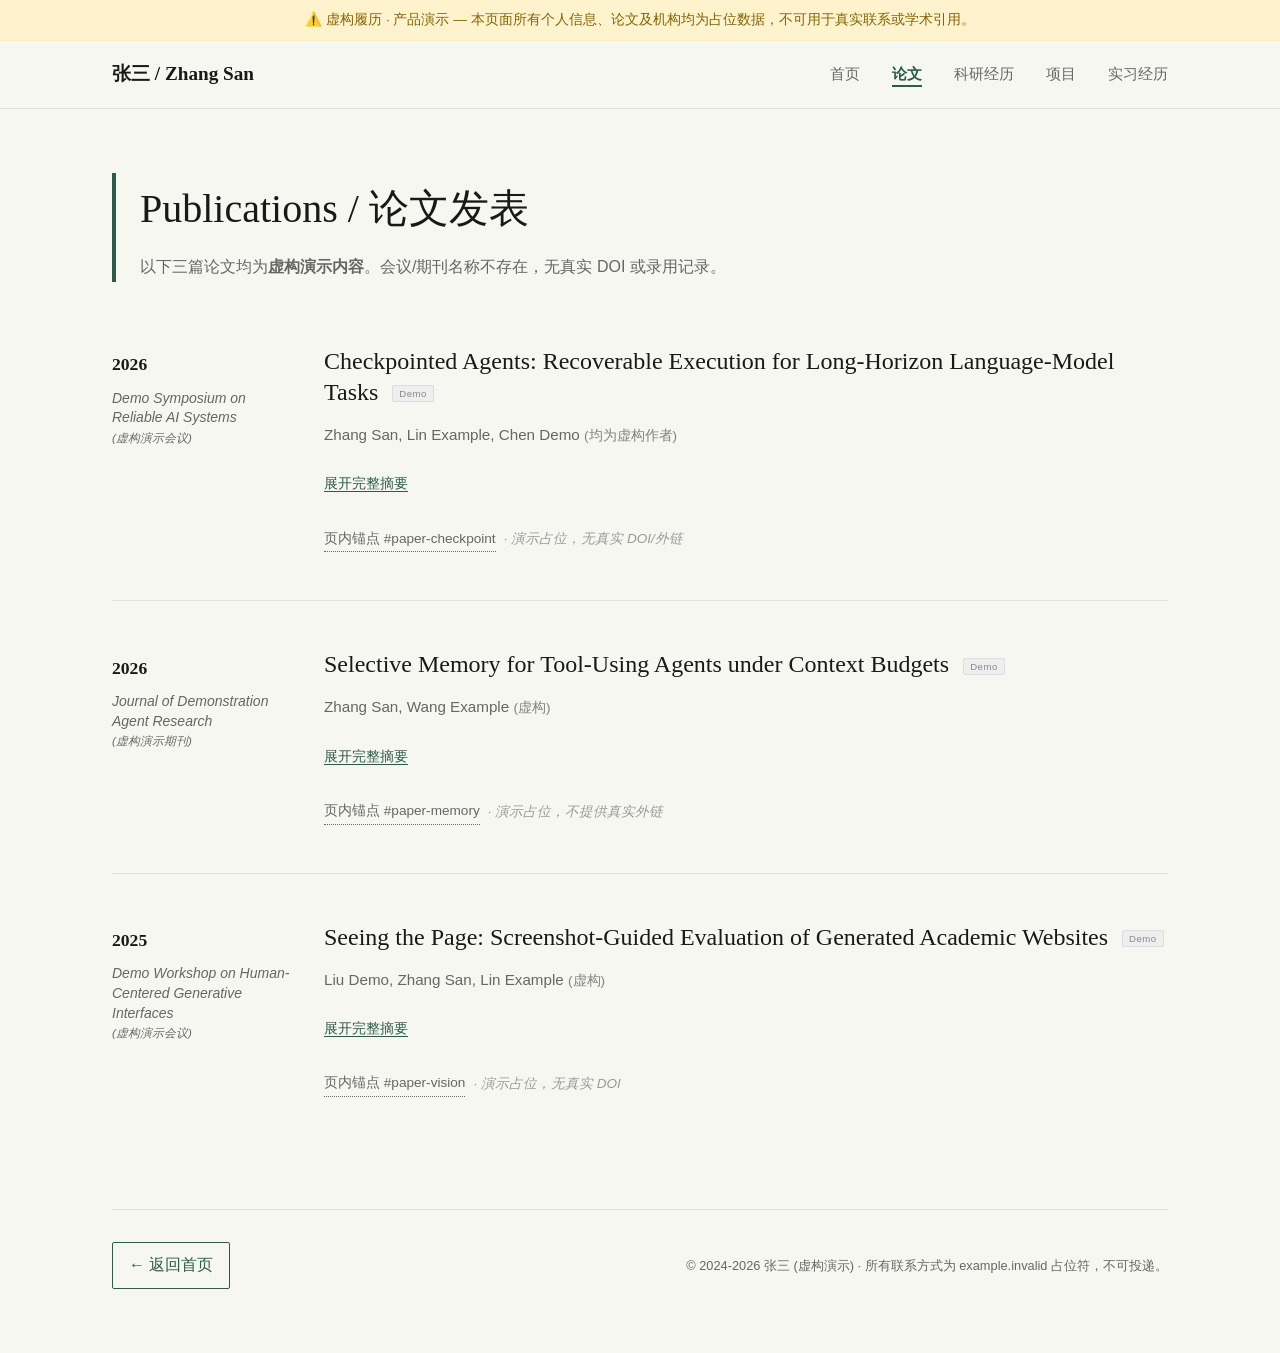
<file: showcase/demo/publications.html>
<!DOCTYPE html>
<html lang="zh-CN">
<head>
    <meta charset="UTF-8">
    <meta name="viewport" content="width=device-width, initial-scale=1.0">
    <title>论文发表 · 张三 | 虚构演示</title>
    <link rel="stylesheet" href="publications.css">
</head>
<body>
    <!-- 常驻顶部声明 -->
    <div class="demo-banner" role="alert">
        <span class="banner-text">⚠️ 虚构履历 · 产品演示 — 本页面所有个人信息、论文及机构均为占位数据，不可用于真实联系或学术引用。</span>
    </div>

    <!-- 导航 -->
    <nav class="main-nav" aria-label="主导航">
        <div class="nav-container">
            <a href="index.html" class="logo">张三 / Zhang San</a>
            <button class="menu-toggle" aria-expanded="false" aria-controls="nav-menu">
                <span class="sr-only">切换菜单</span>
                <span></span><span></span><span></span>
            </button>
            <ul id="nav-menu" class="nav-links">
                <li><a href="index.html">首页</a></li>
                <li><a href="publications.html" class="active" aria-current="page">论文</a></li>
                <li><a href="research.html">科研经历</a></li>
                <li><a href="projects.html">项目</a></li>
                <li><a href="experience.html">实习经历</a></li>
            </ul>
        </div>
    </nav>

    <main class="container">
        <header class="page-header">
            <h1 class="serif-title">Publications / 论文发表</h1>
            <p class="subtitle">以下三篇论文均为<strong>虚构演示内容</strong>。会议/期刊名称不存在，无真实 DOI 或录用记录。</p>
        </header>

        <section class="publication-list">
            
            <!-- Paper 1 -->
            <article class="paper-item" id="paper-checkpoint">
                <div class="paper-meta">
                    <span class="year">2026</span>
                    <span class="venue italic">Demo Symposium on Reliable AI Systems<br><small>(虚构演示会议)</small></span>
                </div>
                <div class="paper-content">
                    <h2 class="serif-heading">
                        Checkpointed Agents: Recoverable Execution for Long-Horizon Language-Model Tasks
                        <span class="demo-badge">Demo</span>
                    </h2>
                    <p class="authors">Zhang San, Lin Example, Chen Demo <span class="note">(均为虚构作者)</span></p>
                    
                    <div class="abstract-wrapper">
                        <button class="toggle-btn" aria-expanded="false" aria-controls="abs-1">展开完整摘要</button>
                        <div id="abs-1" class="abstract-text hidden">
                            <p>提出以阶段检查点和可验证工件为中心的执行协议，将失败恢复从整任务重跑转变为对未完成阶段的受控重试，讨论取消与在途请求的资源核算边界。</p>
                        </div>
                    </div>

                    <div class="links-area">
                        <a href="#paper-checkpoint" class="anchor-link">页内锚点 #paper-checkpoint</a>
                        <span class="placeholder-note">· 演示占位，无真实 DOI/外链</span>
                    </div>
                </div>
            </article>

            <!-- Paper 2 -->
            <article class="paper-item" id="paper-memory">
                <div class="paper-meta">
                    <span class="year">2026</span>
                    <span class="venue italic">Journal of Demonstration Agent Research<br><small>(虚构演示期刊)</small></span>
                </div>
                <div class="paper-content">
                    <h2 class="serif-heading">
                        Selective Memory for Tool-Using Agents under Context Budgets
                        <span class="demo-badge">Demo</span>
                    </h2>
                    <p class="authors">Zhang San, Wang Example <span class="note">(虚构)</span></p>
                    
                    <div class="abstract-wrapper">
                        <button class="toggle-btn" aria-expanded="false" aria-controls="abs-2">展开完整摘要</button>
                        <div id="abs-2" class="abstract-text hidden">
                            <p>探索基于任务阶段和工具依赖的上下文筛选方法，以紧凑的事实、最近结果和失败提示支持工具调用，提供用于分析记忆污染与上下文冗余的实验设计。</p>
                        </div>
                    </div>

                    <div class="links-area">
                        <a href="#paper-memory" class="anchor-link">页内锚点 #paper-memory</a>
                        <span class="placeholder-note">· 演示占位，不提供真实外链</span>
                    </div>
                </div>
            </article>

            <!-- Paper 3 -->
            <article class="paper-item" id="paper-vision">
                <div class="paper-meta">
                    <span class="year">2025</span>
                    <span class="venue italic">Demo Workshop on Human-Centered Generative Interfaces<br><small>(虚构演示会议)</small></span>
                </div>
                <div class="paper-content">
                    <h2 class="serif-heading">
                        Seeing the Page: Screenshot-Guided Evaluation of Generated Academic Websites
                        <span class="demo-badge">Demo</span>
                    </h2>
                    <p class="authors">Liu Demo, Zhang San, Lin Example <span class="note">(虚构)</span></p>
                    
                    <div class="abstract-wrapper">
                        <button class="toggle-btn" aria-expanded="false" aria-controls="abs-3">展开完整摘要</button>
                        <div id="abs-3" class="abstract-text hidden">
                            <p>将结构校验与视觉评价分开，使用浏览器截图、人工评分规则和成对输入比较分析网站生成过程，强调 HTML 合法不等于视觉质量。</p>
                        </div>
                    </div>

                    <div class="links-area">
                        <a href="#paper-vision" class="anchor-link">页内锚点 #paper-vision</a>
                        <span class="placeholder-note">· 演示占位，无真实 DOI</span>
                    </div>
                </div>
            </article>

        </section>

        <footer class="page-footer">
            <a href="index.html" class="back-home-btn">← 返回首页</a>
            <p class="footer-disclaimer">© 2024-2026 张三 (虚构演示) · 所有联系方式为 example.invalid 占位符，不可投递。</p>
        </footer>
    </main>

    <script>
        // Mobile Navigation Toggle
        const menuToggle = document.querySelector('.menu-toggle');
        const navMenu = document.getElementById('nav-menu');

        if (menuToggle && navMenu) {
            menuToggle.addEventListener('click', () => {
                const isExpanded = menuToggle.getAttribute('aria-expanded') === 'true';
                menuToggle.setAttribute('aria-expanded', !isExpanded);
                navMenu.classList.toggle('open');
            });
        }

        // Abstract Expand/Collapse Logic
        const toggleButtons = document.querySelectorAll('.toggle-btn');

        toggleButtons.forEach(btn => {
            btn.addEventListener('click', function() {
                const targetId = this.getAttribute('aria-controls');
                const abstractEl = document.getElementById(targetId);
                
                if (!abstractEl) return;

                const isHidden = abstractEl.classList.contains('hidden');
                
                if (isHidden) {
                    abstractEl.classList.remove('hidden');
                    this.textContent = '收起摘要';
                    this.setAttribute('aria-expanded', 'true');
                } else {
                    abstractEl.classList.add('hidden');
                    this.textContent = '展开完整摘要';
                    this.setAttribute('aria-expanded', 'false');
                }
            });
        });
    </script>
</body>
</html>
</file>
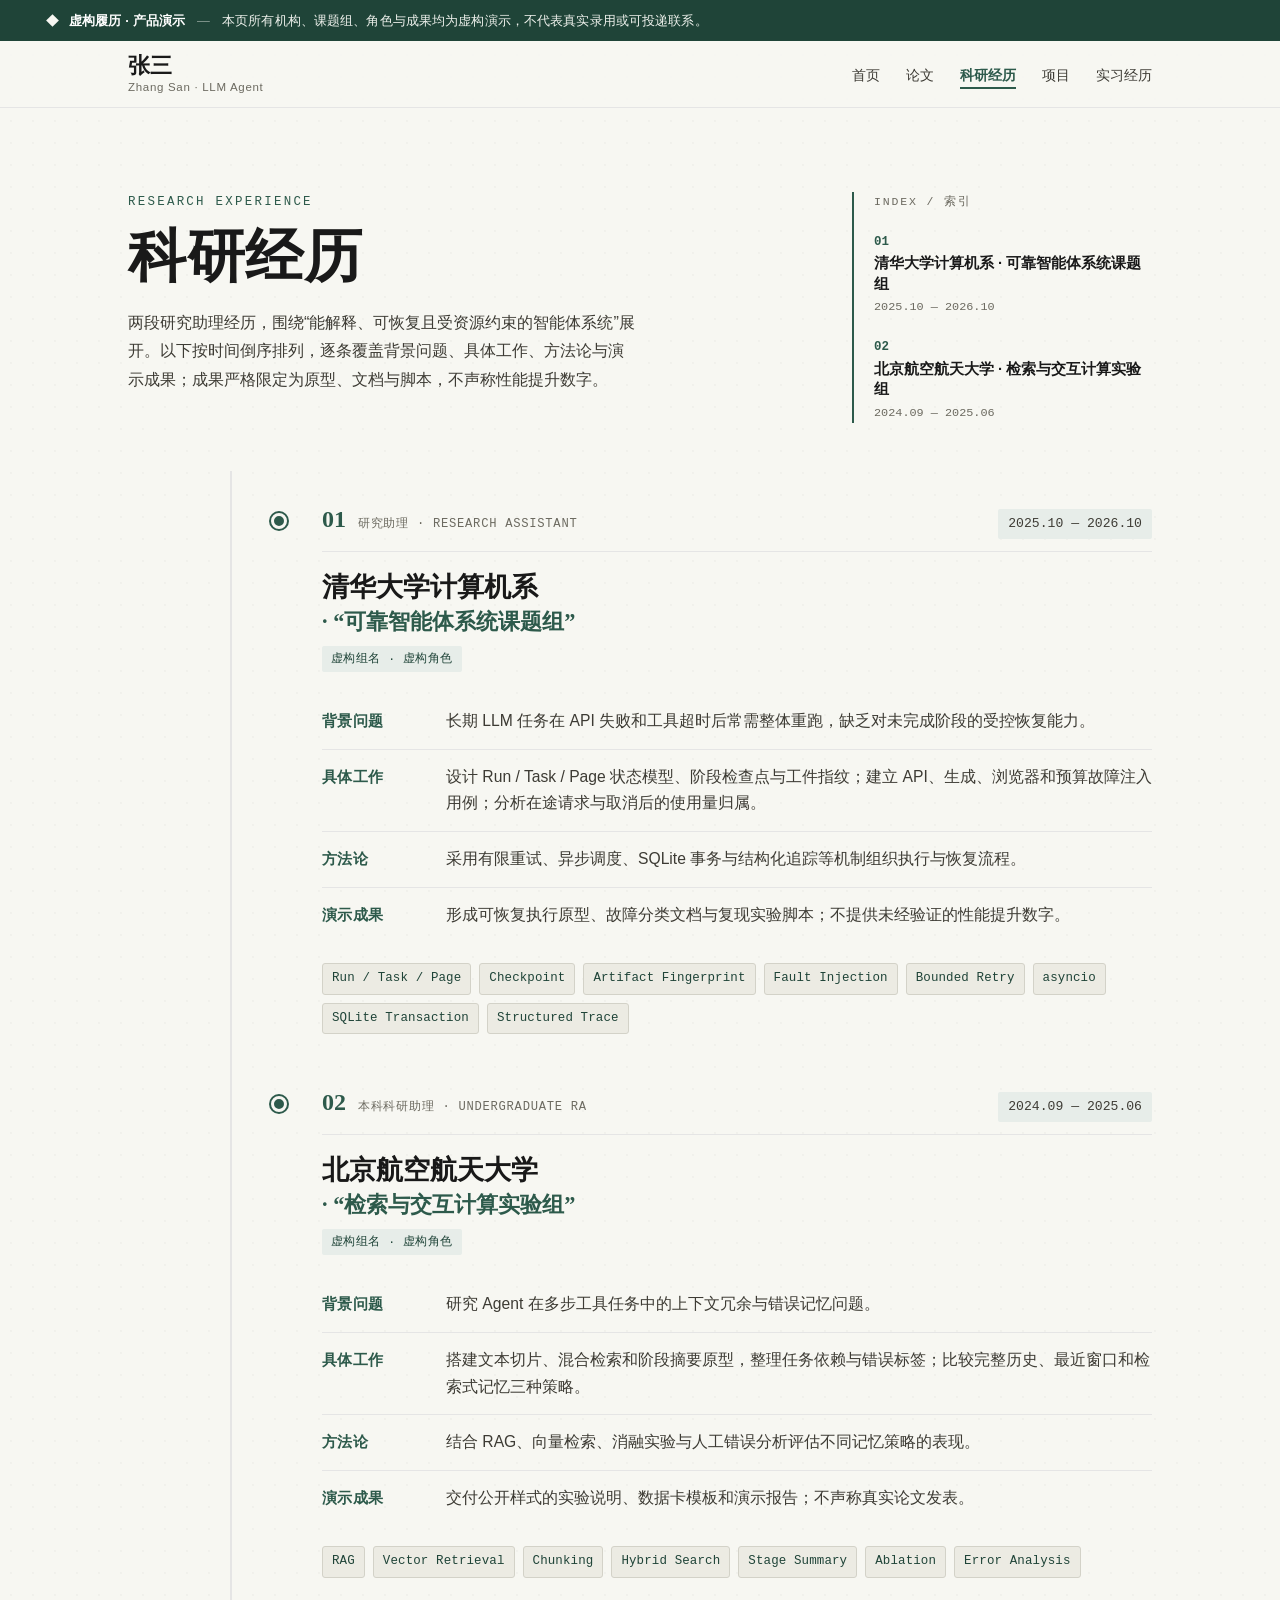
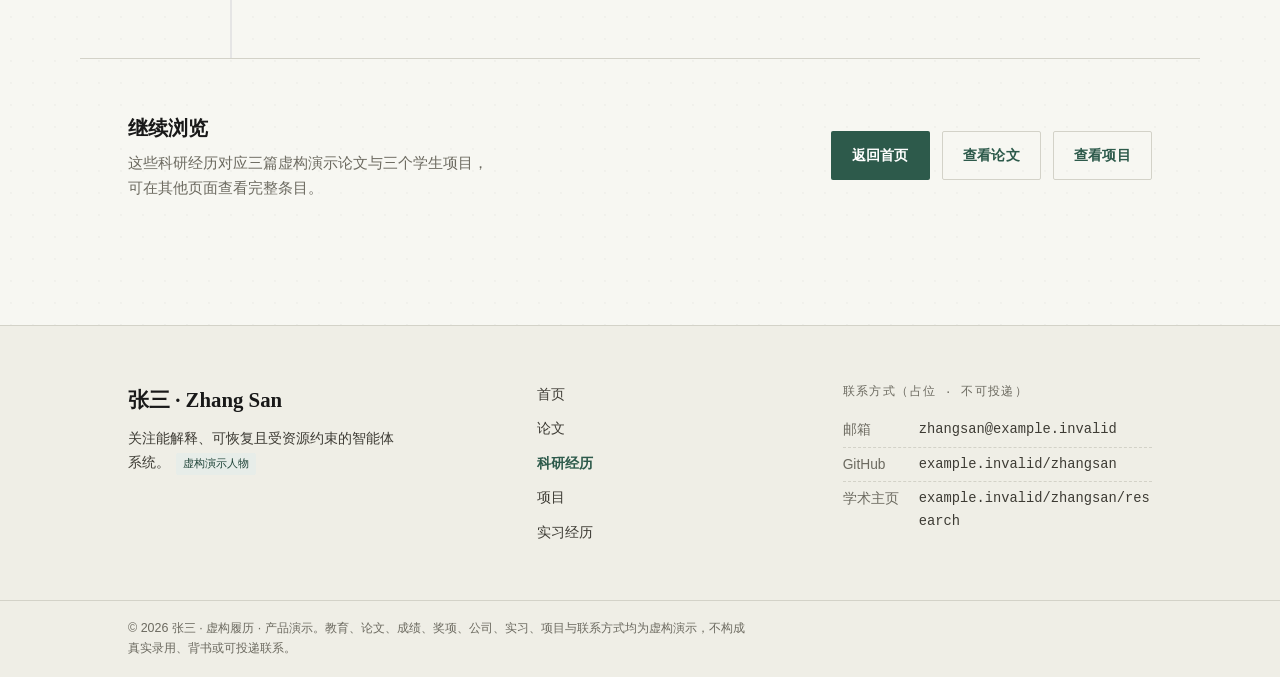
<file: showcase/demo/research.html>
<!DOCTYPE html>
<html lang="zh-CN">
<head>
<meta charset="UTF-8">
<meta name="viewport" content="width=device-width, initial-scale=1.0">
<title>科研经历 · 张三（虚构演示）</title>
<link rel="stylesheet" href="research.css">
<script type="text/javascript">
/* 移动导航切换 —— 渐进增强：无 JS 时导航默认可见 */
(function () {
  document.documentElement.classList.add('js');

  function init() {
    var toggle = document.querySelector('.nav-toggle');
    if (!toggle) return;
    var nav = document.getElementById('primary-nav');
    if (!nav) return;

    toggle.addEventListener('click', function () {
      var open = nav.classList.toggle('is-open');
      toggle.setAttribute('aria-expanded', open ? 'true' : 'false');
      toggle.setAttribute('aria-controls', 'primary-nav');
    });

    // 点击导航链接后收起菜单（移动端体验）
    nav.querySelectorAll('a').forEach(function (link) {
      link.addEventListener('click', function () {
        if (window.matchMedia('(max-width: 760px)').matches) {
          nav.classList.remove('is-open');
          toggle.setAttribute('aria-expanded', 'false');
        }
      });
    });
  }

  if (document.readyState !== 'loading') {
    init();
  } else {
    document.addEventListener('DOMContentLoaded', init);
  }
})();
</script>
</head>
<body>

<!-- 常驻虚构声明 -->
<div class="disclaimer-bar" role="note" aria-label="内容性质说明">
  <span class="db-mark" aria-hidden="true"></span>
  <strong>虚构履历 · 产品演示</strong>
  <span class="db-sep" aria-hidden="true">—</span>
  <span>本页所有机构、课题组、角色与成果均为虚构演示，不代表真实录用或可投递联系。</span>
</div>

<header class="site-header">
  <div class="container header-inner">
    <a class="brand" href="index.html">
      <span class="brand-name">张三</span>
      <span class="brand-sub">Zhang San · LLM Agent</span>
    </a>
    <button class="nav-toggle" type="button" aria-expanded="false" aria-controls="primary-nav">
      <span class="nav-toggle-label">目录</span>
      <span class="nav-toggle-icon" aria-hidden="true"><i></i><i></i><i></i></span>
    </button>
    <nav id="primary-nav" class="site-nav" aria-label="主导航">
      <ul>
        <li><a href="index.html">首页</a></li>
        <li><a href="publications.html">论文</a></li>
        <li><a href="research.html" aria-current="page">科研经历</a></li>
        <li><a href="projects.html">项目</a></li>
        <li><a href="experience.html">实习经历</a></li>
      </ul>
    </nav>
  </div>
</header>

<main>
  <!-- 页首 -->
  <section class="page-head container">
    <div class="ph-grid">
      <div class="ph-main">
        <p class="eyebrow">Research Experience</p>
        <h1 class="page-title">科研经历</h1>
        <p class="lede">两段研究助理经历，围绕“能解释、可恢复且受资源约束的智能体系统”展开。以下按时间倒序排列，逐条覆盖背景问题、具体工作、方法论与演示成果；成果严格限定为原型、文档与脚本，不声称性能提升数字。</p>
      </div>
      <aside class="ph-index" aria-label="经历索引">
        <p class="idx-title">Index / 索引</p>
        <ol class="idx-list">
          <li><a href="#re-tsinghua"><span class="idx-num">01</span><span class="idx-org">清华大学计算机系 · 可靠智能体系统课题组</span><span class="idx-date">2025.10 — 2026.10</span></a></li>
          <li><a href="#re-buaa"><span class="idx-num">02</span><span class="idx-org">北京航空航天大学 · 检索与交互计算实验组</span><span class="idx-date">2024.09 — 2025.06</span></a></li>
        </ol>
      </aside>
    </div>
  </section>

  <!-- 时间轴 -->
  <section class="timeline-section container" aria-label="科研经历时间轴">
    <div class="tl-line" aria-hidden="true"></div>

    <!-- 节点 01 -->
    <article class="tl-node" id="re-tsinghua">
      <div class="tl-marker" aria-hidden="true"><span class="dot"></span></div>
      <div class="tl-body">
        <header class="node-head">
          <div class="node-meta">
            <span class="node-num">01</span>
            <span class="node-role">研究助理 · Research Assistant</span>
          </div>
          <time class="node-date" datetime="2025-10/2026-10">2025.10 — 2026.10</time>
        </header>
        <h2 class="node-org">清华大学计算机系<span class="org-group">· “可靠智能体系统课题组”</span></h2>
        <p class="fiction-tag">虚构组名 · 虚构角色</p>

        <dl class="fact-list">
          <div class="fact-row">
            <dt>背景问题</dt>
            <dd>长期 LLM 任务在 API 失败和工具超时后常需整体重跑，缺乏对未完成阶段的受控恢复能力。</dd>
          </div>
          <div class="fact-row">
            <dt>具体工作</dt>
            <dd>设计 Run / Task / Page 状态模型、阶段检查点与工件指纹；建立 API、生成、浏览器和预算故障注入用例；分析在途请求与取消后的使用量归属。</dd>
          </div>
          <div class="fact-row">
            <dt>方法论</dt>
            <dd>采用有限重试、异步调度、SQLite 事务与结构化追踪等机制组织执行与恢复流程。</dd>
          </div>
          <div class="fact-row">
            <dt>演示成果</dt>
            <dd>形成可恢复执行原型、故障分类文档与复现实验脚本；不提供未经验证的性能提升数字。</dd>
          </div>
        </dl>

        <div class="method-tags" aria-label="关键技术词">
          <code>Run / Task / Page</code>
          <code>Checkpoint</code>
          <code>Artifact Fingerprint</code>
          <code>Fault Injection</code>
          <code>Bounded Retry</code>
          <code>asyncio</code>
          <code>SQLite Transaction</code>
          <code>Structured Trace</code>
        </div>
      </div>
    </article>

    <!-- 节点 02 -->
    <article class="tl-node" id="re-buaa">
      <div class="tl-marker" aria-hidden="true"><span class="dot"></span></div>
      <div class="tl-body">
        <header class="node-head">
          <div class="node-meta">
            <span class="node-num">02</span>
            <span class="node-role">本科科研助理 · Undergraduate RA</span>
          </div>
          <time class="node-date" datetime="2024-09/2025-06">2024.09 — 2025.06</time>
        </header>
        <h2 class="node-org">北京航空航天大学<span class="org-group">· “检索与交互计算实验组”</span></h2>
        <p class="fiction-tag">虚构组名 · 虚构角色</p>

        <dl class="fact-list">
          <div class="fact-row">
            <dt>背景问题</dt>
            <dd>研究 Agent 在多步工具任务中的上下文冗余与错误记忆问题。</dd>
          </div>
          <div class="fact-row">
            <dt>具体工作</dt>
            <dd>搭建文本切片、混合检索和阶段摘要原型，整理任务依赖与错误标签；比较完整历史、最近窗口和检索式记忆三种策略。</dd>
          </div>
          <div class="fact-row">
            <dt>方法论</dt>
            <dd>结合 RAG、向量检索、消融实验与人工错误分析评估不同记忆策略的表现。</dd>
          </div>
          <div class="fact-row">
            <dt>演示成果</dt>
            <dd>交付公开样式的实验说明、数据卡模板和演示报告；不声称真实论文发表。</dd>
          </div>
        </dl>

        <div class="method-tags" aria-label="关键技术词">
          <code>RAG</code>
          <code>Vector Retrieval</code>
          <code>Chunking</code>
          <code>Hybrid Search</code>
          <code>Stage Summary</code>
          <code>Ablation</code>
          <code>Error Analysis</code>
        </div>
      </div>
    </article>
  </section>

  <!-- 底部返回导航 -->
  <section class="page-foot-nav container">
    <div class="pf-note">
      <p class="pf-title">继续浏览</p>
      <p class="pf-text">这些科研经历对应三篇虚构演示论文与三个学生项目，可在其他页面查看完整条目。</p>
    </div>
    <div class="pf-links">
      <a class="btn btn-primary" href="index.html">返回首页</a>
      <a class="btn btn-ghost" href="publications.html">查看论文</a>
      <a class="btn btn-ghost" href="projects.html">查看项目</a>
    </div>
  </section>
</main>

<footer class="site-footer">
  <div class="container footer-inner">
    <div class="footer-brand">
      <p class="fb-name">张三 · Zhang San</p>
      <p class="fb-desc">关注能解释、可恢复且受资源约束的智能体系统。<span class="fiction-inline">虚构演示人物</span></p>
    </div>
    <nav class="footer-nav" aria-label="页脚导航">
      <a href="index.html">首页</a>
      <a href="publications.html">论文</a>
      <a href="research.html" aria-current="page">科研经历</a>
      <a href="projects.html">项目</a>
      <a href="experience.html">实习经历</a>
    </nav>
    <div class="footer-contact">
      <p class="fc-title">联系方式（占位 · 不可投递）</p>
      <ul>
        <li><span class="fc-key">邮箱</span><span class="fc-val">zhangsan@example.invalid</span></li>
        <li><span class="fc-key">GitHub</span><span class="fc-val">example.invalid/zhangsan</span></li>
        <li><span class="fc-key">学术主页</span><span class="fc-val">example.invalid/zhangsan/research</span></li>
      </ul>
    </div>
  </div>
  <div class="footer-statement">
    <div class="container">
      <p>© 2026 张三 · 虚构履历 · 产品演示。教育、论文、成绩、奖项、公司、实习、项目与联系方式均为虚构演示，不构成真实录用、背书或可投递联系。</p>
    </div>
  </div>
</footer>

</body>
</html>
</file>
<file: showcase/styles.css>
:root{--ink:#21382f;--muted:#63706a;--accent:#235743;--paper:#fcfcf8;--line:#dce3dc;--wash:#f0f4ee;--serif:Georgia,'Songti SC',SimSun,serif;--sans:'Segoe UI','PingFang SC','Microsoft YaHei',sans-serif}
*{box-sizing:border-box}html{scroll-behavior:smooth;scroll-padding-top:90px}body{margin:0;background:var(--paper);color:var(--ink);font:15px/1.85 var(--sans);-webkit-font-smoothing:antialiased}a{color:inherit;text-decoration:none}a:hover{text-decoration:underline;text-underline-offset:5px}a:focus-visible,button:focus-visible{outline:3px solid #b58a39;outline-offset:5px}img{display:block;max-width:100%;height:auto}figure,p,dl{margin:0}button{font:inherit;cursor:pointer}h1,h2,h3{line-height:1.4;letter-spacing:-.035em;margin:0;font-weight:650}h2{font-size:clamp(27px,3vw,39px)}h3{font-size:19px}strong{font-weight:650}code{font:12px/1.6 Consolas,monospace;overflow-wrap:anywhere}.shell{width:min(1320px,calc(100% - 80px));margin-inline:auto}.muted{color:var(--muted)}.small{font-size:12px;line-height:1.8}.eyebrow{font-size:12px;letter-spacing:.12em;font-weight:650;color:var(--accent);margin-bottom:17px}.section{padding-block:90px}.section-intro{max-width:800px;color:var(--muted);margin:-10px 0 34px}.section-heading{display:flex;justify-content:space-between;gap:30px;align-items:flex-end;margin-bottom:35px}.section-heading>.text-link{flex-shrink:0}.section-heading>p{font-size:14px;color:var(--muted)}.text-link{display:inline-block;color:var(--accent);font-size:13px;font-weight:600}.actions{display:flex;gap:12px;flex-wrap:wrap}.button{display:inline-flex;gap:22px;justify-content:center;align-items:center;padding:12px 20px;border:1px solid var(--accent);border-radius:5px;font-size:14px;font-weight:600}.button:hover{text-decoration:none;box-shadow:0 3px 10px #214c4010}.primary{background:var(--accent);color:white}.secondary{background:transparent;color:var(--accent)}.skip-link{position:fixed;top:0;left:20px;transform:translateY(-120%);z-index:20;background:white;padding:10px}.skip-link:focus{transform:none}.site-header{border-bottom:1px solid var(--line);background:var(--paper)}.header-inner{height:80px;display:flex;align-items:center;justify-content:space-between;gap:20px}.brand{font-size:20px;letter-spacing:-.035em;font-weight:700;display:inline-flex;gap:10px;align-items:center}.brand-mark{width:30px;height:32px;background:var(--accent);color:white;border-radius:4px;display:flex;align-items:center;justify-content:center;font:italic 27px var(--serif);position:relative}.brand-mark>span{font:12px var(--sans);position:absolute;top:0;right:2px}nav{display:flex;gap:30px;font-size:13px}nav a:last-child{color:var(--accent);font-weight:600}.menu-toggle{display:none}.hero{display:grid;grid-template-columns:minmax(300px,.8fr) minmax(0,1.7fr);gap:48px;align-items:center;padding-block:68px 76px}.hero h1{font-size:clamp(31px,3.2vw,45px);line-height:1.2;letter-spacing:-.05em}.hero h1>span{display:block;font-family:var(--serif);font-size:clamp(30px,3.1vw,42px);font-weight:500;line-height:1.5;letter-spacing:-.04em;margin-top:15px}.hero-lead{margin-top:22px;font-size:15px}.hero-copy>.muted{font-size:14px;margin-top:12px}.hero .actions{margin:27px 0 15px;gap:9px}.hero .button{font-size:13px;padding:10px 15px;gap:12px}.status-dot{display:inline-block;width:7px;height:7px;border-radius:50%;background:#648c65;margin-right:8px;vertical-align:1px}.studio-figure{min-width:0}.figure-top{display:flex;justify-content:space-between;gap:8px;color:var(--muted);font-size:11px;letter-spacing:.01em;margin-bottom:10px}.figure-top>a{color:var(--accent)}.studio-image{border:1px solid #d5d8df;box-shadow:0 15px 35px #21382f12;border-radius:7px;overflow:hidden}.studio-image>img{width:100%;height:auto}.image-link{display:block;cursor:zoom-in}.studio-figure figcaption{font-size:11px;line-height:1.8;color:var(--muted);margin-top:13px}.studio-figure figcaption>a{display:inline-block;color:var(--accent);margin-left:5px}.demo-section{background:var(--wash);border-block:1px solid var(--line)}.video-shell{background:#18291f;max-width:1100px;margin-inline:auto;border:1px solid #cad5cd;border-radius:6px;overflow:hidden}.video-shell video{display:block;width:100%;height:auto;aspect-ratio:16/9;object-fit:contain;background:#18291f}.video-caption{display:grid;grid-template-columns:1fr auto;gap:40px;margin:22px 0 9px;align-items:start}.video-caption>p{font-size:13px;color:var(--muted);max-width:790px}.video-links{display:flex;flex-direction:column;gap:5px;font-size:13px;font-weight:600;white-space:nowrap}.results-grid{display:grid;grid-template-columns:repeat(2,minmax(0,1fr));gap:35px 30px}.results-grid .image-link{border:1px solid var(--line);border-radius:5px;overflow:hidden;background:white}.results-grid img{width:100%;height:auto}.results-grid figcaption{display:flex;align-items:center;gap:12px;margin-top:12px;font-size:13px}.results-grid figcaption>span{color:#89958e;font-size:11px}.results-grid figcaption>a{margin-left:auto;color:var(--accent);font-size:12px}.results-grid figcaption>a+a{margin-left:0}.mobile-result{margin:65px auto 0;max-width:900px;display:grid;grid-template-columns:215px 1fr;align-items:center;gap:75px}.mobile-result img{width:100%;border:1px solid var(--line);border-radius:5px}.mobile-result figcaption{font-size:11px;color:var(--muted);text-align:center;margin-top:10px}.mobile-result h3{font-size:26px}.mobile-result p:not(.eyebrow){font-size:14px;margin-top:17px}.mobile-result .text-link{margin-top:20px}.workflow-section{border-block:1px solid var(--line);background:#f7f8f2}.workflow{list-style:none;padding:0;display:grid;grid-template-columns:repeat(6,minmax(0,1fr));gap:22px;margin:40px 0}.workflow li{position:relative;border-top:2px solid #bdd0bf;padding:18px 8px 0 0}.workflow li:not(:last-child):after{content:'→';position:absolute;right:0;top:18px;color:#7f9b88}.workflow li>span{color:#789580;font-size:12px}.workflow h3{font-size:17px;margin-top:7px;letter-spacing:-.02em}.workflow li>p{font-size:12px;color:var(--muted);margin-top:7px}.workflow-note{font-size:13px;color:var(--muted);max-width:900px}.architecture-figure{max-width:1050px;margin-inline:auto}.architecture-figure .image-link{background:white;border:1px solid var(--line);border-radius:5px}.architecture-figure img{width:100%;height:auto}.architecture-figure figcaption{font-size:12px;color:var(--muted);margin-top:12px}.module-list{display:grid;grid-template-columns:repeat(3,minmax(0,1fr));gap:25px 30px;margin-top:43px}.module-list>div{border-top:1px solid var(--line);padding-top:17px}.module-list dt{font-weight:650;font-size:16px}.module-list dt>span{font-size:11px;color:var(--muted);font-weight:400;margin-left:10px}.module-list dd{font-size:13px;color:var(--muted);margin:6px 0 0}.engineering-section{background:var(--wash);border-block:1px solid var(--line)}.engineering-grid{display:grid;grid-template-columns:repeat(3,minmax(0,1fr));gap:38px 45px}.feature-index{font-size:12px;font-weight:600;color:#77917e;display:block;margin-bottom:12px}.engineering-grid h3{font-size:18px}.engineering-grid p{font-size:13px;color:var(--muted);margin-top:10px}.stack{font-size:15px;line-height:2.2;padding-bottom:27px;border-bottom:1px solid var(--line)}.stack>span{color:#9da99f;margin-inline:8px}.test-summary{display:grid;grid-template-columns:repeat(3,minmax(0,1fr));gap:30px;padding:32px 0 35px}.test-summary strong{font:400 55px/1.2 var(--serif);letter-spacing:-.05em}.test-summary small{font:12px var(--sans);margin-left:8px;letter-spacing:0}.test-summary p{font-size:13px;color:var(--muted);margin-top:10px}.verification-grid{display:grid;grid-template-columns:1fr 1fr;gap:60px;border-block:1px solid var(--line);padding-block:30px;margin-bottom:20px}.verification-grid h3{font-size:17px}.verification-grid p{font-size:13px;color:var(--muted);margin:12px 0}.site-footer{border-top:1px solid var(--line);padding-block:35px;background:#f7f8f2}.footer-inner{display:flex;align-items:center;justify-content:space-between;gap:25px}.footer-inner p{font-size:12px;color:var(--muted);margin-top:6px}.footer-links{display:flex;gap:25px;font-size:12px}dialog{max-width:96vw;max-height:95vh;border:1px solid var(--line);border-radius:7px;padding:38px 16px 12px;background:var(--paper);color:var(--ink)}dialog::backdrop{background:#12231dd9}dialog img{width:auto;height:auto;max-width:90vw;max-height:79vh;margin:auto;object-fit:contain}dialog button{position:absolute;top:5px;right:12px;background:transparent;border:0;color:var(--accent);font-size:13px}dialog p{font-size:12px;margin:10px 0 0;text-align:center}
@media(min-width:1600px){.hero{gap:65px;padding-block:90px}}
@media(max-width:1100px){.shell{width:calc(100% - 48px)}.hero{gap:28px;grid-template-columns:minmax(270px,.8fr) minmax(0,1.4fr)}.hero h1{font-size:34px}.hero h1>span{font-size:32px}.hero .button{padding:9px 11px;font-size:12px}.engineering-grid{gap:28px}.module-list{gap:23px}.workflow{gap:14px}.workflow h3{font-size:15px}}
@media(max-width:800px){.shell{width:calc(100% - 40px)}.header-inner{height:auto;min-height:72px;flex-wrap:wrap;padding-block:15px}nav{gap:20px;flex-wrap:wrap;font-size:12px}.hero{grid-template-columns:1fr;padding-block:40px 45px;gap:35px}.hero-copy{max-width:580px}.hero h1{font-size:39px}.hero h1>span{font-size:35px}.hero .button{font-size:13px;padding:11px 17px}.section{padding-block:58px}.section-heading{gap:20px;align-items:flex-start;flex-direction:column;margin-bottom:27px}.section-heading>p br{display:none}.video-caption{grid-template-columns:1fr;gap:14px}.video-links{flex-direction:row;flex-wrap:wrap;gap:17px;white-space:normal}.module-list{grid-template-columns:repeat(2,minmax(0,1fr))}.engineering-grid{grid-template-columns:repeat(2,minmax(0,1fr))}.workflow{grid-template-columns:repeat(3,minmax(0,1fr));gap:25px}.workflow li:nth-child(3):after{content:''}.mobile-result{gap:35px;grid-template-columns:175px 1fr}.mobile-result h3{font-size:22px}.footer-inner{align-items:flex-start;flex-direction:column}.verification-grid{gap:30px}.results-grid{gap:25px 20px}.results-grid figcaption{gap:7px;font-size:12px}}
@media(max-width:520px){body{font-size:14px}.shell{width:calc(100% - 36px)}.brand{font-size:19px}.header-inner{gap:15px}nav{width:100%;gap:14px;justify-content:space-between}.js .menu-toggle{display:block;border:1px solid var(--line);border-radius:4px;background:transparent;font-size:12px;padding:4px 12px}.js nav:not(.is-open){display:none}.hero h1{font-size:36px}.hero h1>span{font-size:31px}.hero{padding-top:35px;gap:28px}.hero-copy>.muted,.hero-lead{font-size:14px}.eyebrow{font-size:11px}.figure-top{font-size:10px}.studio-figure figcaption{font-size:11px}.section{padding-block:46px}h2{font-size:27px}.results-grid{grid-template-columns:1fr;gap:27px}.mobile-result{margin-top:38px;grid-template-columns:115px 1fr;gap:23px;align-items:start}.mobile-result h3{font-size:20px}.mobile-result .eyebrow{font-size:10px;margin-bottom:10px}.mobile-result p:not(.eyebrow){font-size:12px;margin-top:12px}.mobile-result figcaption{font-size:10px}.workflow{gap:20px 14px}.workflow h3{font-size:14px}.workflow li>p{font-size:11px}.workflow li:not(:last-child):after{right:-4px;top:12px}.module-list{grid-template-columns:1fr;gap:15px}.module-list dt>span{font-size:12px}.module-list dd{font-size:13px}.engineering-grid{grid-template-columns:1fr;gap:27px}.engineering-grid article{border-top:1px solid #d5dfd4;padding-top:16px}.feature-index{margin-bottom:6px}.engineering-grid h3{font-size:18px}.verification-grid{grid-template-columns:1fr;gap:27px}.test-summary{gap:10px}.test-summary strong{font-size:45px}.test-summary p{font-size:11px}.stack{font-size:13px}.stack>span{margin-inline:5px}.footer-links{flex-wrap:wrap;gap:17px}.video-links{font-size:12px}.video-caption>p{font-size:12px}.architecture-figure figcaption{font-size:11px}}
@media(prefers-reduced-motion:reduce){html{scroll-behavior:auto}*{animation:none!important;transition:none!important}}
</file>
<file: showcase/demo/index.css>
/* =========================================================
   index.css — 张三（虚构演示）研究者主页
   设计系统：暖纸白 / 深墨 / 森林绿 / 辅助灰
   字体：衬线标题 + 无衬线正文（本地回退，不依赖 CDN）
   ========================================================= */

:root{
  --paper:#f9f8f4;
  --ink:#1a1c1e;
  --green:#2d5a4b;
  --green-dark:#204034;
  --green-tint:#eef1ec;
  --gray:#6b726d;
  --line:#e5e5e5;
  --line-strong:#d6d6cf;
  --serif:'Noto Serif SC','Songti SC','STSong','SimSun',Georgia,'Times New Roman',serif;
  --sans:'Inter',-apple-system,BlinkMacSystemFont,'Segoe UI','PingFang SC','Hiragino Sans GB','Microsoft YaHei',Roboto,sans-serif;
  --mono:ui-monospace,'SFMono-Regular','Cascadia Code',Menlo,Consolas,monospace;
  --maxw:1120px;
  --pad:clamp(20px,5vw,40px);
  --sp-1:8px; --sp-2:16px; --sp-3:24px; --sp-4:32px; --sp-5:48px; --sp-6:64px; --sp-7:96px;
}

*,*::before,*::after{box-sizing:border-box;}

html{-webkit-text-size-adjust:100%;scroll-behavior:smooth;}

body{
  margin:0;
  background-color:var(--paper);
  background-image:radial-gradient(rgba(45,90,75,.035) 1px,transparent 1px);
  background-size:22px 22px;
  color:var(--ink);
  font-family:var(--sans);
  font-size:16px;
  line-height:1.7;
  -webkit-font-smoothing:antialiased;
  text-rendering:optimizeLegibility;
  overflow-x:hidden;
}

img,svg{max-width:100%;height:auto;display:block;}

.container{
  width:100%;
  max-width:var(--maxw);
  margin-inline:auto;
  padding-inline:var(--pad);
}

.sr-only{
  position:absolute;width:1px;height:1px;padding:0;margin:-1px;
  overflow:hidden;clip:rect(0 0 0 0);white-space:nowrap;border:0;
}

.skip-link{
  position:absolute;left:var(--pad);top:-60px;z-index:100;
  background:var(--green);color:#fff;padding:10px 16px;border-radius:2px;
  text-decoration:none;font-weight:600;transition:top .2s ease;
}
.skip-link:focus{top:12px;}

/* ---------- 焦点可见性 ---------- */
a:focus-visible,button:focus-visible{
  outline:2px solid var(--green);
  outline-offset:3px;
  border-radius:2px;
}

/* =========================================================
   常驻虚构声明条
   ========================================================= */
.disclaimer-bar{
  background:var(--green-dark);
  color:#eaf1ed;
  border-bottom:1px solid rgba(255,255,255,.08);
}
.disclaimer-inner{
  display:flex;align-items:center;gap:14px;flex-wrap:wrap;
  padding-block:10px;
}
.disclaimer-tag{
  flex:none;
  font-family:var(--serif);
  font-weight:700;
  font-size:.8rem;
  letter-spacing:.06em;
  padding:4px 10px;
  border:1px solid rgba(255,255,255,.35);
  border-radius:2px;
  white-space:nowrap;
}
.disclaimer-text{
  margin:0;
  font-size:.82rem;
  line-height:1.5;
  color:#cfe0d6;
}
.disclaimer-text strong{color:#fff;font-weight:600;}

/* =========================================================
   页眉 / 导航
   ========================================================= */
.site-header{
  position:sticky;top:0;z-index:50;
  background:rgba(249,248,244,.92);
  backdrop-filter:saturate(120%) blur(6px);
  border-bottom:1px solid var(--line);
}
.header-inner{
  display:flex;align-items:center;justify-content:space-between;
  gap:24px;min-height:64px;
}
.brand{
  display:inline-flex;align-items:center;gap:10px;
  text-decoration:none;color:var(--ink);
}
.brand-mark{
  width:14px;height:14px;flex:none;
  background:var(--green);
  transform:rotate(45deg);
  border-radius:2px;
}
.brand-name{
  font-family:var(--serif);font-weight:700;font-size:1.15rem;letter-spacing:.02em;
}
.brand-latin{font-weight:400;color:var(--gray);font-size:.85rem;}

.nav-list{
  list-style:none;margin:0;padding:0;
  display:flex;align-items:center;gap:clamp(14px,2.4vw,30px);
}
.nav-list a{
  position:relative;
  text-decoration:none;color:var(--ink);
  font-size:.95rem;font-weight:500;
  padding:6px 2px;
  transition:color .18s ease;
}
.nav-list a:hover{color:var(--green);}
.nav-list a[aria-current="page"]{color:var(--green);font-weight:700;}
.nav-list a[aria-current="page"]::after{
  content:"";position:absolute;left:0;right:0;bottom:-2px;height:2px;
  background:var(--green);border-radius:2px;
}

.nav-toggle{
  display:none;
  align-items:center;justify-content:center;
  width:44px;height:44px;
  background:transparent;border:1px solid var(--line-strong);border-radius:3px;
  cursor:pointer;
}
.toggle-bars{display:flex;flex-direction:column;gap:5px;width:20px;}
.toggle-bars span{display:block;height:2px;background:var(--ink);border-radius:2px;transition:transform .25s ease,opacity .2s ease;}
.nav-toggle[aria-expanded="true"] .toggle-bars span:nth-child(1){transform:translateY(7px) rotate(45deg);}
.nav-toggle[aria-expanded="true"] .toggle-bars span:nth-child(2){opacity:0;}
.nav-toggle[aria-expanded="true"] .toggle-bars span:nth-child(3){transform:translateY(-7px) rotate(-45deg);}

/* =========================================================
   通用区块
   ========================================================= */
.section{padding-block:clamp(48px,7vw,88px);border-top:1px solid var(--line);}
.section:first-of-type{border-top:0;}

.section-head{
  display:flex;align-items:baseline;justify-content:space-between;
  gap:16px;flex-wrap:wrap;
  margin-bottom:var(--sp-5);
}
.section-head h2{
  font-family:var(--serif);
  font-size:clamp(1.5rem,3.4vw,2.1rem);
  font-weight:700;letter-spacing:.01em;
  margin:0;
  position:relative;padding-left:18px;
}
.section-head h2::before{
  content:"";position:absolute;left:0;top:.28em;bottom:.1em;width:5px;
  background:var(--green);border-radius:1px;
}
.section-note{
  margin:0;color:var(--gray);font-size:.9rem;max-width:44ch;
}
.section-note code{font-family:var(--mono);font-size:.85em;color:var(--green-dark);}

/* =========================================================
   首屏 Hero
   ========================================================= */
.hero{
  padding-block:clamp(48px,8vw,96px);
  border-top:0;
}
.hero-grid{
  display:grid;
  grid-template-columns:minmax(0,8fr) minmax(0,4fr);
  gap:clamp(32px,5vw,64px);
  align-items:start;
}
.eyebrow{
  margin:0 0 var(--sp-2);
  font-size:.82rem;font-weight:600;letter-spacing:.14em;text-transform:uppercase;
  color:var(--green);
}
.name-display{
  font-family:var(--serif);
  font-weight:700;
  font-size:clamp(3rem,10vw,6.2rem);
  line-height:1.02;
  letter-spacing:.01em;
  margin:0;
  color:var(--ink);
}
.name-latin{
  display:block;
  font-size:clamp(1.1rem,3vw,1.9rem);
  font-weight:400;
  color:var(--gray);
  letter-spacing:.04em;
  margin-top:.35em;
}
.role-line{
  margin:var(--sp-3) 0 0;
  font-size:1.05rem;line-height:1.6;color:var(--ink);
}
.role-sub{color:var(--gray);font-size:.95rem;}
.hero-actions{
  display:flex;gap:24px;flex-wrap:wrap;
  margin-top:var(--sp-4);
}
.link-arrow{
  text-decoration:none;color:var(--green);font-weight:600;font-size:.95rem;
  border-bottom:1px solid transparent;padding-bottom:2px;
  transition:border-color .18s ease,color .18s ease;
}
.link-arrow:hover{border-color:var(--green);}

.hero-right{
  border-left:1px solid var(--line-strong);
  padding-left:clamp(20px,3vw,32px);
}
.narrative{
  margin:0 0 var(--sp-4);
  font-family:var(--serif);
  font-size:1.15rem;line-height:1.7;color:var(--ink);
}
.narrative strong{color:var(--green-dark);font-weight:700;}
.fact-list{margin:0;}
.fact-list dt{
  font-size:.78rem;font-weight:700;letter-spacing:.1em;text-transform:uppercase;
  color:var(--green);margin-top:var(--sp-3);
}
.fact-list dt:first-child{margin-top:0;}
.fact-list dd{
  margin:6px 0 0;color:var(--ink);font-size:.95rem;line-height:1.65;
}

/* =========================================================
   精选入口
   ========================================================= */
.entry-list{list-style:none;margin:0;padding:0;}
.entry-row{
  display:grid;
  grid-template-columns:auto minmax(0,1fr) auto auto;
  align-items:center;
  gap:clamp(16px,3vw,32px);
  padding-block:var(--sp-4);
  border-top:1px solid var(--line);
}
.entry-list li:last-child{border-bottom:1px solid var(--line);}
.entry-num{
  font-family:var(--serif);
  font-size:1.4rem;font-weight:700;color:var(--line-strong);
  line-height:1;
}
.entry-title{margin:0;font-family:var(--serif);font-size:1.25rem;font-weight:700;}
.entry-title a{
  text-decoration:none;color:var(--ink);
  transition:color .18s ease;
}
.entry-title a:hover{color:var(--green);}
.entry-desc{
  margin:6px 0 0;color:var(--gray);font-size:.92rem;line-height:1.6;max-width:60ch;
}
.entry-meta{
  font-size:.82rem;color:var(--gray);white-space:nowrap;
  border:1px solid var(--line-strong);border-radius:2px;padding:3px 10px;
}
.entry-go{
  font-size:1.3rem;color:var(--green);transition:transform .2s ease;
}
.entry-row:hover .entry-go{transform:translateX(4px);}

/* =========================================================
   教育背景
   ========================================================= */
.edu-grid{
  display:grid;grid-template-columns:repeat(2,minmax(0,1fr));
  gap:clamp(24px,4vw,48px);
}
.edu-item{
  padding:var(--sp-4);
  border:1px solid var(--line);
  border-top:3px solid var(--green);
  background:rgba(255,255,255,.35);
}
.edu-time{
  margin:0;font-family:var(--mono);font-size:.82rem;color:var(--green);letter-spacing:.02em;
}
.edu-school{
  margin:var(--sp-2) 0 0;font-family:var(--serif);font-size:1.3rem;font-weight:700;
}
.edu-degree{margin:4px 0 0;font-size:1rem;color:var(--ink);}
.edu-dir{margin:4px 0 0;font-size:.9rem;color:var(--gray);}
.edu-gpa{
  margin:var(--sp-3) 0 0;font-size:1.05rem;font-weight:600;color:var(--ink);
}
.edu-gpa span{
  font-family:var(--mono);font-size:.72rem;font-weight:700;letter-spacing:.08em;
  color:var(--green);background:var(--green-tint);padding:2px 8px;border-radius:2px;margin-right:8px;
}
.edu-courses{margin-top:var(--sp-3);border-top:1px dashed var(--line-strong);padding-top:var(--sp-2);}
.courses-label{margin:0 0 8px;font-size:.75rem;font-weight:700;letter-spacing:.1em;text-transform:uppercase;color:var(--gray);}
.course-list{
  list-style:none;margin:0;padding:0;
  display:flex;flex-wrap:wrap;gap:6px 14px;
}
.course-list li{font-size:.9rem;color:var(--ink);position:relative;padding-left:14px;}
.course-list li::before{content:"·";position:absolute;left:0;color:var(--green);font-weight:700;}

/* =========================================================
   荣誉奖项
   ========================================================= */
.award-list{list-style:none;margin:0;padding:0;}
.award-row{
  display:grid;grid-template-columns:auto minmax(0,1fr) auto;
  align-items:baseline;gap:clamp(16px,3vw,32px);
  padding-block:var(--sp-3);
  border-top:1px solid var(--line);
}
.award-list li:last-child{border-bottom:1px solid var(--line);}
.award-year{
  font-family:var(--serif);font-weight:700;font-size:1.15rem;color:var(--green);
  min-width:5.5ch;
}
.award-name{font-size:1.05rem;color:var(--ink);}
.award-tag{
  font-size:.78rem;color:var(--gray);white-space:nowrap;
  border:1px solid var(--line-strong);border-radius:2px;padding:2px 9px;
}

/* =========================================================
   技能索引
   ========================================================= */
.skill-index{margin:0;}
.skill-group{
  display:grid;grid-template-columns:minmax(0,220px) minmax(0,1fr);
  gap:clamp(16px,3vw,40px);
  padding-block:var(--sp-3);
  border-top:1px solid var(--line);
  align-items:start;
}
.skill-index div:last-child{border-bottom:1px solid var(--line);}
.skill-group dt{
  font-family:var(--serif);font-weight:700;font-size:1.05rem;color:var(--ink);
  position:relative;padding-left:16px;
}
.skill-group dt::before{
  content:"";position:absolute;left:0;top:.55em;width:6px;height:6px;
  background:var(--green);border-radius:50%;
}
.skill-group dd{margin:0;color:var(--ink);font-size:.98rem;line-height:1.75;}

/* =========================================================
   联系信息
   ========================================================= */
.contact-list{list-style:none;margin:0;padding:0;}
.contact-item{
  display:grid;grid-template-columns:minmax(0,120px) minmax(0,1fr) auto;
  align-items:center;gap:clamp(12px,2vw,24px);
  padding-block:var(--sp-3);
  border-top:1px solid var(--line);
}
.contact-list li:last-child{border-bottom:1px solid var(--line);}
.contact-key{font-family:var(--serif);font-weight:700;color:var(--ink);}
.contact-val{font-family:var(--mono);font-size:.92rem;color:var(--green-dark);word-break:break-all;}
.contact-flag{
  font-size:.76rem;color:var(--gray);white-space:nowrap;
  border:1px solid var(--line-strong);border-radius:2px;padding:2px 9px;
}

/* =========================================================
   页脚
   ========================================================= */
.site-footer{
  background:var(--green-dark);
  color:#dbe7df;
  padding-block:var(--sp-5);
}
.footer-inner{display:flex;flex-direction:column;gap:var(--sp-3);}
.footer-decl{margin:0;font-size:.88rem;line-height:1.6;color:#cfe0d6;max-width:70ch;}
.footer-decl strong{color:#fff;}
.footer-nav{display:flex;flex-wrap:wrap;gap:8px 24px;}
.footer-nav a{
  color:#dbe7df;text-decoration:none;font-size:.9rem;
  border-bottom:1px solid transparent;padding-bottom:2px;transition:border-color .18s ease,color .18s ease;
}
.footer-nav a:hover{color:#fff;border-color:#fff;}
.footer-nav a[aria-current="page"]{color:#fff;font-weight:700;border-color:var(--green);}
.footer-copy{margin:0;font-size:.8rem;color:#9fb8ab;}

/* =========================================================
   响应式
   ========================================================= */
@media (max-width:960px){
  .hero-grid{grid-template-columns:1fr;gap:var(--sp-5);}
  .hero-right{border-left:0;border-top:1px solid var(--line-strong);padding-left:0;padding-top:var(--sp-4);}
  .edu-grid{grid-template-columns:1fr;}
}

@media (max-width:860px){
  .nav-toggle{display:inline-flex;}
  .primary-nav{
    position:absolute;left:0;right:0;top:100%;
    background:var(--paper);
    border-bottom:1px solid var(--line);
    box-shadow:0 12px 24px -18px rgba(0,0,0,.25);
    max-height:0;overflow:hidden;
    transition:max-height .3s ease;
  }
  .primary-nav.is-open{max-height:340px;}
  .nav-list{flex-direction:column;align-items:stretch;gap:0;padding:8px var(--pad) 16px;}
  .nav-list li{border-top:1px solid var(--line);}
  .nav-list a{display:block;padding:14px 4px;font-size:1.05rem;}
  .nav-list a[aria-current="page"]::after{display:none;}
  .nav-list a[aria-current="page"]{color:var(--green);}
}

@media (max-width:640px){
  .entry-row{grid-template-columns:auto minmax(0,1fr);gap:12px 16px;}
  .entry-meta{grid-column:2;justify-self:start;}
  .entry-go{display:none;}
  .award-row{grid-template-columns:auto minmax(0,1fr);}
  .award-tag{grid-column:2;justify-self:start;margin-top:4px;}
  .skill-group{grid-template-columns:1fr;gap:6px;}
  .contact-item{grid-template-columns:1fr;gap:6px;}
  .contact-flag{justify-self:start;}
  .section-head{flex-direction:column;align-items:flex-start;gap:8px;}
}

/* =========================================================
   动效偏好
   ========================================================= */
@media (prefers-reduced-motion:reduce){
  *,*::before,*::after{
    animation-duration:.001ms!important;animation-iteration-count:1!important;
    transition-duration:.001ms!important;scroll-behavior:auto!important;
  }
}
</file>
<file: showcase/demo/experience.css>
/* ===== Design system (shared) ===== */
:root{
  --paper:#f7f7f2;
  --ink:#1c1c1a;
  --ink-soft:#3d3d38;
  --muted:#6f6f66;
  --line:#dcdad0;
  --line-strong:#c6c4b8;
  --accent:#2f5d43;
  --accent-deep:#234a34;
  --serif:"Iowan Old Style","Palatino Linotype",Palatino,"Songti SC","STSong","SimSun",Georgia,"Times New Roman",serif;
  --sans:-apple-system,BlinkMacSystemFont,"Segoe UI","PingFang SC","Hiragino Sans GB","Microsoft YaHei","Noto Sans CJK SC",sans-serif;
  --mono:"SFMono-Regular",ui-monospace,"Cascadia Code","JetBrains Mono",Consolas,"Liberation Mono",monospace;
  --maxw:1120px;
}

*{box-sizing:border-box;}
html{-webkit-text-size-adjust:100%;}
body{
  margin:0;
  background:var(--paper);
  color:var(--ink);
  font-family:var(--sans);
  line-height:1.65;
  -webkit-font-smoothing:antialiased;
}
.container{
  width:min(100% - 2.5rem, var(--maxw));
  margin-inline:auto;
}
a{color:inherit;text-decoration:none;}
:focus-visible{outline:2px solid var(--accent);outline-offset:3px;border-radius:2px;}
.sr-only{position:absolute;width:1px;height:1px;padding:0;margin:-1px;overflow:hidden;clip:rect(0 0 0 0);white-space:nowrap;border:0;}

/* ===== Disclaimer bar ===== */
.disclaimer-bar{
  border-bottom:1px solid var(--line);
  background:#f1f0e8;
}
.disclaimer-inner{
  display:flex;align-items:center;gap:.9rem;flex-wrap:wrap;
  padding-block:.6rem;
}
.disclaimer-inner p{margin:0;font-size:.82rem;color:var(--muted);}
.tag-fic{
  font-family:var(--mono);
  font-size:.68rem;letter-spacing:.06em;
  color:var(--accent-deep);
  border:1px solid var(--accent);
  padding:.12rem .45rem;
  white-space:nowrap;
}
.fic-inline{font-size:.72em;color:var(--muted);font-weight:400;margin-left:.35em;}

/* ===== Header / nav ===== */
.site-header{
  position:sticky;top:0;z-index:20;
  background:rgba(247,247,242,.92);
  backdrop-filter:saturate(120%) blur(2px);
  border-bottom:1px solid var(--line);
}
.header-inner{
  display:flex;align-items:center;justify-content:space-between;
  gap:1rem;padding-block:.85rem;
}
.brand{display:flex;flex-direction:column;line-height:1.15;}
.brand-name{font-family:var(--serif);font-size:1.35rem;font-weight:600;letter-spacing:.02em;}
.brand-sub{font-family:var(--mono);font-size:.66rem;color:var(--muted);letter-spacing:.04em;}
.primary-nav ul{list-style:none;display:flex;gap:1.4rem;margin:0;padding:0;}
.primary-nav a{
  font-size:.9rem;color:var(--ink-soft);
  padding-block:.3rem;border-bottom:2px solid transparent;
  transition:color .18s ease,border-color .18s ease;
}
.primary-nav a:hover{color:var(--accent);}
.primary-nav a[aria-current="page"]{color:var(--accent-deep);border-bottom-color:var(--accent);font-weight:600;}

.nav-toggle{display:none;background:none;border:1px solid var(--line-strong);padding:.45rem .55rem;cursor:pointer;}
.nav-toggle .bar{display:block;width:18px;height:2px;background:var(--ink);margin:3px 0;}

/* ===== Page head ===== */
.page-main{padding-block:2.6rem 3.5rem;}
.page-head{
  max-width:60ch;
  padding-bottom:1.6rem;
  margin-bottom:2.4rem;
  border-bottom:1px solid var(--line-strong);
}
.eyebrow{
  font-family:var(--mono);font-size:.78rem;letter-spacing:.08em;
  text-transform:uppercase;color:var(--muted);margin:0 0 .5rem;
}
.eyebrow .num{color:var(--accent);margin-right:.6rem;}
.page-title{
  font-family:var(--serif);font-weight:600;
  font-size:clamp(2rem,4.5vw,2.9rem);
  letter-spacing:.01em;margin:0 0 .8rem;line-height:1.1;
}
.lede{margin:0;color:var(--ink-soft);font-size:1rem;}

/* ===== Timeline ===== */
.timeline{list-style:none;margin:0;padding:0;}
.tl-item{
  display:grid;
  grid-template-columns:180px 1fr;
  column-gap:2.4rem;
  padding-block:2rem;
  border-top:1px solid var(--line);
}
.tl-item:last-child{border-bottom:1px solid var(--line);}

.tl-date{
  font-family:var(--mono);
  font-size:.82rem;color:var(--muted);
  display:flex;flex-direction:column;gap:.15rem;
  padding-top:.15rem;
}
.tl-date time{color:var(--ink-soft);}
.tl-arrow{color:var(--accent);opacity:.7;}

.tl-body{min-width:0;}
.org-row{display:flex;align-items:center;gap:.7rem;flex-wrap:wrap;}
.org{
  font-family:var(--serif);font-weight:600;
  font-size:1.35rem;margin:0;letter-spacing:.01em;
}
.role{
  font-family:var(--mono);font-size:.82rem;
  color:var(--accent-deep);margin:.35rem 0 1.1rem;
}

.detail-list{margin:0;}
.dl-row{
  display:grid;grid-template-columns:88px 1fr;
  gap:1rem;padding-block:.55rem;
  border-top:1px dashed var(--line);
}
.dl-row:first-child{border-top:none;}
.dl-row dt{
  font-size:.78rem;color:var(--muted);
  letter-spacing:.04em;padding-top:.15rem;
}
.dl-row dd{margin:0;font-size:.94rem;color:var(--ink-soft);}

.tech b{color:var(--accent-deep);font-weight:600;}
.contrib{margin:0;padding-left:1.1rem;}
.contrib li{margin-block:.2rem;}

/* ===== Footer ===== */
.page-foot{
  margin-top:3rem;padding-top:1.6rem;
  border-top:1px solid var(--line-strong);
  display:flex;align-items:center;justify-content:space-between;
  gap:1.2rem;flex-wrap:wrap;
}
.foot-note{display:flex;align-items:center;gap:.8rem;flex-wrap:wrap;}
.foot-note p{margin:0;font-size:.82rem;color:var(--muted);}
.back-link{
  font-family:var(--mono);font-size:.85rem;color:var(--accent-deep);
  border-bottom:1px solid transparent;transition:border-color .18s ease,color .18s ease;
}
.back-link:hover{color:var(--accent);border-bottom-color:var(--accent);}

/* ===== Responsive ===== */
@media (max-width:820px){
  .nav-toggle{display:block;}
  .primary-nav{
    position:absolute;left:0;right:0;top:100%;
    background:var(--paper);border-bottom:1px solid var(--line);
    display:none;
  }
  .primary-nav.is-open{display:block;}
  .primary-nav ul{flex-direction:column;gap:0;padding:.5rem 1.25rem 1rem;}
  .primary-nav li{border-top:1px solid var(--line);}
  .primary-nav a{display:block;padding-block:.7rem;border-bottom:none;}
  .primary-nav a[aria-current="page"]{border-bottom:none;color:var(--accent-deep);}

  .tl-item{grid-template-columns:1fr;column-gap:0;row-gap:.9rem;padding-block:1.6rem;}
  .tl-date{flex-direction:row;align-items:center;gap:.5rem;}
  .dl-row{grid-template-columns:1fr;gap:.25rem;}
  .dl-row dt{padding-top:0;}
}

@media (prefers-reduced-motion:reduce){
  *{transition:none!important;animation:none!important;}
}
</file>
<file: showcase/demo/projects.css>
/* ============================================================
   projects.css — 共享设计系统 + 项目案例构图
   暖纸白背景 · 深墨正文 · 森林绿强调 #2d5a4b
   ============================================================ */

:root {
  --paper: #f7f7f2;
  --ink: #1c2b24;
  --ink-soft: #3a4a42;
  --muted: #6b7a72;
  --accent: #2d5a4b;
  --accent-tint: #eaf1ed;
  --rule: #dcdcd2;
  --rule-strong: #c4c4b8;
  --serif: Georgia, "Times New Roman", "Songti SC", "STSong", serif;
  --sans: -apple-system, BlinkMacSystemFont, "Segoe UI", "PingFang SC",
          "Hiragino Sans GB", "Microsoft YaHei", sans-serif;
  --mono: ui-monospace, SFMono-Regular, Menlo, Consolas, monospace;
  --maxw: 1120px;
}

* { box-sizing: border-box; }

html { scroll-behavior: smooth; }

body {
  margin: 0;
  background: var(--paper);
  color: var(--ink);
  font-family: var(--sans);
  line-height: 1.7;
  font-size: 16px;
  -webkit-font-smoothing: antialiased;
  /* 极淡纸张纹理 */
  background-image:
    radial-gradient(circle at 12% 8%, rgba(45,90,75,0.03), transparent 40%),
    radial-gradient(circle at 88% 92%, rgba(45,90,75,0.025), transparent 45%);
}

.wrap {
  max-width: var(--maxw);
  margin: 0 auto;
  padding: 0 28px;
}

.sr-only {
  position: absolute; width: 1px; height: 1px;
  padding: 0; margin: -1px; overflow: hidden;
  clip: rect(0,0,0,0); white-space: nowrap; border: 0;
}

/* ---------- 常驻声明条 ---------- */
.disclaimer-bar {
  display: flex; align-items: center; gap: 10px;
  background: var(--accent);
  color: #f2f6f3;
  font-size: 13px;
  letter-spacing: 0.02em;
  padding: 9px 28px;
}
.db-mark { font-size: 11px; opacity: 0.85; }

/* ---------- 头部导航 ---------- */
.site-header {
  border-bottom: 1px solid var(--rule);
  background: var(--paper);
  position: sticky; top: 0; z-index: 20;
}
.header-inner {
  display: flex; align-items: center; justify-content: space-between;
  height: 68px;
}
.brand { text-decoration: none; color: var(--ink); display: flex; flex-direction: column; line-height: 1.15; }
.brand-name { font-family: var(--serif); font-size: 22px; font-weight: 700; letter-spacing: 0.01em; }
.brand-sub { font-size: 11px; color: var(--muted); letter-spacing: 0.08em; text-transform: uppercase; }

.main-nav .nav-list {
  list-style: none; margin: 0; padding: 0;
  display: flex; gap: 26px;
}
.nav-list a {
  text-decoration: none; color: var(--ink-soft);
  font-size: 14px; letter-spacing: 0.02em;
  padding: 6px 0; border-bottom: 2px solid transparent;
  transition: color 0.18s ease, border-color 0.18s ease;
}
.nav-list a:hover { color: var(--accent); }
.nav-list a[aria-current="page"] {
  color: var(--accent); border-bottom-color: var(--accent); font-weight: 600;
}

.nav-toggle { display: none; }

/* ---------- 页首 ---------- */
.page-head { padding: 64px 0 40px; border-bottom: 1px solid var(--rule); }
.head-grid {
  display: grid; grid-template-columns: minmax(0, 1fr) 320px; gap: 56px; align-items: start;
}
.kicker {
  font-family: var(--mono); font-size: 13px; letter-spacing: 0.14em;
  text-transform: uppercase; color: var(--accent); margin: 0 0 18px;
}
.page-title {
  font-family: var(--serif); font-weight: 700;
  font-size: clamp(30px, 4.4vw, 46px); line-height: 1.18;
  margin: 0 0 20px; letter-spacing: 0.005em;
}
.lead {
  font-size: 16.5px; color: var(--ink-soft); max-width: 56ch; margin: 0;
}

.head-index {
  border-left: 2px solid var(--accent); padding-left: 22px;
}
.index-label {
  font-family: var(--mono); font-size: 11px; letter-spacing: 0.16em;
  text-transform: uppercase; color: var(--muted); margin: 0 0 14px;
}
.index-list { list-style: none; margin: 0; padding: 0; }
.index-list li { border-bottom: 1px solid var(--rule); }
.index-list li:last-child { border-bottom: none; }
.index-list a {
  display: grid; grid-template-columns: 34px minmax(0, 1fr) auto; align-items: baseline;
  gap: 10px; text-decoration: none; color: var(--ink);
  padding: 12px 0; transition: color 0.18s ease;
}
.index-list a:hover { color: var(--accent); }
.idx-num { font-family: var(--mono); font-size: 12px; color: var(--accent); }
.idx-name { font-size: 14.5px; font-weight: 600; }
.idx-tag { font-family: var(--mono); font-size: 11px; color: var(--muted); }

/* ---------- 项目区块 ---------- */
.project {
  padding: 72px 0;
  border-bottom: 1px solid var(--rule);
}
.project.alt { background: linear-gradient(180deg, rgba(45,90,75,0.035), rgba(45,90,75,0)); }

.proj-grid {
  display: grid; grid-template-columns: minmax(0, 1fr) minmax(0, 1fr); gap: 60px; align-items: center;
}
.project.alt .proj-grid { grid-template-columns: minmax(0, 1fr) minmax(0, 1fr); }

.proj-meta { display: flex; align-items: center; gap: 14px; margin-bottom: 14px; }
.proj-num {
  font-family: var(--serif); font-size: 40px; font-weight: 700;
  color: var(--accent); line-height: 1;
}
.demo-chip {
  font-family: var(--mono); font-size: 11px; letter-spacing: 0.06em;
  color: var(--accent); background: var(--accent-tint);
  border: 1px solid rgba(45,90,75,0.25);
  padding: 3px 9px;
}
.proj-title {
  font-family: var(--serif); font-size: clamp(24px, 3vw, 32px);
  font-weight: 700; margin: 0 0 6px; line-height: 1.2;
}
.proj-date {
  font-family: var(--mono); font-size: 13px; color: var(--muted);
  margin: 0 0 18px; letter-spacing: 0.03em;
}
.proj-intro { font-size: 16px; color: var(--ink-soft); margin: 0 0 26px; max-width: 46ch; }

.field { margin-bottom: 22px; }
.field-label {
  font-family: var(--mono); font-size: 11px; letter-spacing: 0.14em;
  text-transform: uppercase; color: var(--accent);
  margin: 0 0 10px; padding-bottom: 6px; border-bottom: 1px solid var(--rule);
}
.stack-list {
  list-style: none; margin: 0; padding: 0;
  display: flex; flex-wrap: wrap; gap: 6px 14px;
}
.stack-list li {
  font-family: var(--mono); font-size: 13px; color: var(--ink);
  position: relative; padding-left: 12px;
}
.stack-list li::before {
  content: ""; position: absolute; left: 0; top: 50%; transform: translateY(-50%);
  width: 4px; height: 4px; background: var(--accent); border-radius: 50%;
}
.result-list { list-style: none; margin: 0; padding: 0; }
.result-list li {
  font-size: 14.5px; color: var(--ink-soft); padding: 5px 0 5px 20px;
  position: relative; border-bottom: 1px dashed var(--rule);
}
.result-list li:last-child { border-bottom: none; }
.result-list li::before {
  content: "▸"; position: absolute; left: 2px; color: var(--accent); font-size: 12px;
}
.repo-note {
  font-family: var(--mono); font-size: 12px; color: var(--muted);
  margin: 22px 0 0; padding-top: 14px; border-top: 1px solid var(--rule);
}

/* ---------- 项目 01：SVG 流程图 ---------- */
.proj-figure { margin: 0; min-width: 0; }
.flow-svg { width: 100%; height: auto; display: block; }
.flow-node rect {
  fill: var(--accent-tint); stroke: var(--accent); stroke-width: 1.4;
}
.flow-node text { font-family: var(--sans); }
.proj-figure figcaption {
  font-family: var(--mono); font-size: 12px; color: var(--muted);
  margin-top: 14px; text-align: center; letter-spacing: 0.02em;
}

/* ---------- 项目 02/03：代码窗口 + 方法条目 ---------- */
.proj-code { display: flex; flex-direction: column; gap: 22px; min-width: 0; }
.code-window {
  border: 1px solid var(--rule-strong); background: #fbfbf6;
  min-width: 0;
}
.code-bar {
  display: flex; align-items: center; gap: 8px;
  padding: 8px 14px; border-bottom: 1px solid var(--rule);
  background: var(--accent-tint);
}
.dot { width: 8px; height: 8px; border-radius: 50%; background: var(--accent); opacity: 0.5; }
.file { font-family: var(--mono); font-size: 12px; color: var(--ink-soft); }
.code-window pre {
  margin: 0; padding: 16px 18px; overflow-x: auto;
  font-family: var(--mono); font-size: 13px; line-height: 1.65; color: var(--ink);
}
.cm { color: var(--muted); font-style: italic; }
.kw { color: var(--accent); font-weight: 700; }
.fn { color: #1c2b24; font-weight: 600; }
.st { color: #7a5a2e; }
.num { color: #2d5a4b; }

.method-list { list-style: none; margin: 0; padding: 0; }
.method-list li {
  display: flex; align-items: baseline; gap: 12px;
  font-size: 14.5px; color: var(--ink-soft);
  padding: 9px 0; border-bottom: 1px solid var(--rule);
}
.method-list li:last-child { border-bottom: none; }
.m-num {
  font-family: var(--mono); font-size: 12px; color: var(--accent);
  min-width: 22px; height: 22px; display: inline-flex; align-items: center;
  justify-content: center; border: 1px solid var(--accent); border-radius: 50%;
}

/* ---------- 底部返回导航 ---------- */
.back-nav { padding: 48px 0; }
.back-inner { display: flex; align-items: center; justify-content: space-between; gap: 20px; flex-wrap: wrap; }
.back-btn {
  text-decoration: none; color: var(--accent); font-weight: 600; font-size: 15px;
  border: 1px solid var(--accent); padding: 10px 20px;
  transition: background 0.18s ease, color 0.18s ease;
}
.back-btn:hover { background: var(--accent); color: #fff; }
.back-links { list-style: none; margin: 0; padding: 0; display: flex; gap: 22px; }
.back-links a {
  text-decoration: none; color: var(--ink-soft); font-size: 14px;
  border-bottom: 1px solid var(--rule); padding-bottom: 2px;
  transition: color 0.18s ease, border-color 0.18s ease;
}
.back-links a:hover { color: var(--accent); border-color: var(--accent); }

/* ---------- 页脚 ---------- */
.site-footer { border-top: 1px solid var(--rule); padding: 30px 0 40px; }
.footer-inner { display: flex; justify-content: space-between; gap: 16px; flex-wrap: wrap; }
.footer-decl { font-size: 12.5px; color: var(--muted); max-width: 62ch; margin: 0; }
.footer-copy { font-family: var(--mono); font-size: 12px; color: var(--muted); margin: 0; }

/* ---------- 响应式 ---------- */
@media (max-width: 900px) {
  .head-grid { grid-template-columns: 1fr; gap: 34px; }
  .head-index { border-left: none; border-top: 2px solid var(--accent); padding-left: 0; padding-top: 18px; }
  .proj-grid { grid-template-columns: 1fr; gap: 34px; }
  .project.alt .proj-grid { grid-template-columns: 1fr; }
  .proj-text { order: 1; }
  .proj-figure, .proj-code { order: 2; }
}

@media (max-width: 640px) {
  body { font-size: 15.5px; }
  .wrap { padding: 0 20px; }
  .disclaimer-bar { font-size: 12px; padding: 8px 20px; }
  .page-head { padding: 44px 0 30px; }
  .project { padding: 52px 0; }

  /* 移动导航 */
  .nav-toggle {
    display: inline-flex; flex-direction: column; gap: 4px;
    background: none; border: 1px solid var(--rule-strong); padding: 9px 10px; cursor: pointer;
  }
  .toggle-line { width: 20px; height: 2px; background: var(--ink); display: block; }
  .main-nav .nav-list {
    position: absolute; top: 68px; left: 0; right: 0;
    flex-direction: column; gap: 0;
    background: var(--paper); border-bottom: 1px solid var(--rule);
    padding: 8px 20px; display: none;
  }
  .nav-list.is-open { display: flex; }
  .nav-list li { border-bottom: 1px solid var(--rule); }
  .nav-list li:last-child { border-bottom: none; }
  .nav-list a { display: block; padding: 13px 0; border-bottom: none; }
  .nav-list a[aria-current="page"] { border-bottom: none; }

  .back-inner { flex-direction: column; align-items: flex-start; }
  .footer-inner { flex-direction: column; }
}

/* ---------- 动效偏好 ---------- */
@media (prefers-reduced-motion: reduce) {
  html { scroll-behavior: auto; }
  * { transition: none !important; }
}

/* ---------- 键盘焦点 ---------- */
a:focus-visible, button:focus-visible {
  outline: 2px solid var(--accent); outline-offset: 3px;
}

/* ---------- 横向溢出修复：390px 视口下 scrollWidth 应为 390 ---------- */
/* 根因：sticky 头部在窄屏下 brand 文本与 nav-toggle 按钮总宽超出容器；
   以及部分网格子项未设 min-width:0 导致内容撑破轨道。 */
.site-header {
  overflow: visible; /* 保持 sticky 行为，但内部由 flex 收缩控制 */
}
.header-inner {
  flex-wrap: nowrap;
  min-width: 0;
}
.brand {
  min-width: 0;
  overflow: hidden;
  text-overflow: ellipsis;
  white-space: nowrap;
}
.main-nav {
  min-width: 0;
  flex-shrink: 0;
}
.nav-toggle {
  flex-shrink: 0;
}

/* 确保所有网格容器及其直接子项允许收缩 */
.head-grid > *,
.proj-grid > *,
.back-inner > *,
.footer-inner > * {
  min-width: 0;
}

/* 防止长 URL / 代码 token 在无换行时撑破盒子 */
.repo-note,
.code-window pre code,
.stack-list li,
.idx-name,
.idx-tag,
.file {
  word-break: break-word;
  overflow-wrap: anywhere;
}

/* 代码块本身已有 overflow-x:auto，确保其父级也允许收缩 */
.code-window {
  min-width: 0;
  max-width: 100%;
}
.proj-code {
  min-width: 0;
  max-width: 100%;
}

/* SVG 容器确保不超出 */
.proj-figure {
  min-width: 0;
  max-width: 100%;
}
.flow-svg {
  max-width: 100%;
  height: auto;
}

/* 在极窄屏幕进一步收紧间距，避免任何亚像素溢出 */
@media (max-width: 420px) {
  .wrap { padding: 0 16px; }
  .disclaimer-bar { padding: 8px 16px; }
  .header-inner { height: 60px; }
  .brand-name { font-size: 20px; }
  .brand-sub { font-size: 10px; }
  .nav-toggle { padding: 8px 9px; }
  .toggle-line { width: 18px; }
  .main-nav .nav-list { top: 60px; }
  .proj-num { font-size: 34px; }
  .proj-title { font-size: 22px; }
  .stack-list { gap: 4px 10px; }
  .stack-list li { font-size: 12px; padding-left: 10px; }
  .result-list li { font-size: 13.5px; padding-left: 16px; }
  .method-list li { font-size: 13.5px; gap: 8px; }
  .m-num { min-width: 20px; height: 20px; font-size: 11px; }
  .code-window pre { font-size: 12px; padding: 12px 14px; }
  .back-btn { padding: 9px 16px; font-size: 14px; }
  .back-links { gap: 16px; }
  .back-links a { font-size: 13px; }
}
</file>
<file: showcase/demo/publications.css>
/* Design System Variables */
:root {
    --bg-color: #f7f7f2;       /* Warm paper white */
    --text-main: #191919;      /* Deep ink */
    --text-muted: #666666;     /* Gray metadata */
    --accent-green: #2d5a4b;   /* Forest green */
    --border-color: #e0e0dc;   /* Subtle divider */
    --font-serif: "Songti SC", "SimSun", "Times New Roman", serif;
    --font-sans: -apple-system, BlinkMacSystemFont, "Segoe UI", Roboto, "Helvetica Neue", Arial, sans-serif;
    --spacing-unit: 1rem;
}

/* Reset & Base */
* {
    box-sizing: border-box;
    margin: 0;
    padding: 0;
}

body {
    background-color: var(--bg-color);
    color: var(--text-main);
    font-family: var(--font-sans);
    line-height: 1.8; /* Specific requirement for reading experience */
    font-size: 16px;
    -webkit-font-smoothing: antialiased;
}

.sr-only {
    position: absolute;
    width: 1px;
    height: 1px;
    padding: 0;
    margin: -1px;
    overflow: hidden;
    clip: rect(0, 0, 0, 0);
    white-space: nowrap;
    border: 0;
}

/* Demo Banner */
.demo-banner {
    background-color: #fff3cd;
    color: #856404;
    padding: 0.5rem 1rem;
    text-align: center;
    font-size: 0.85rem;
    border-bottom: 1px solid #ffeeba;
    position: sticky;
    top: 0;
    z-index: 100;
}

.banner-text {
    display: block;
    max-width: 1120px;
    margin: 0 auto;
}

/* Navigation */
.main-nav {
    border-bottom: 1px solid var(--border-color);
    background-color: var(--bg-color);
    position: sticky;
    top: 32px; /* Below banner */
    z-index: 90;
}

.nav-container {
    max-width: 1120px;
    margin: 0 auto;
    padding: 1rem 2rem;
    display: flex;
    justify-content: space-between;
    align-items: center;
}

.logo {
    font-family: var(--font-serif);
    font-weight: bold;
    font-size: 1.2rem;
    text-decoration: none;
    color: var(--text-main);
}

.nav-links {
    list-style: none;
    display: flex;
    gap: 2rem;
}

.nav-links a {
    text-decoration: none;
    color: var(--text-muted);
    font-size: 0.95rem;
    transition: color 0.2s;
    position: relative;
}

.nav-links a:hover {
    color: var(--text-main);
}

.nav-links a.active {
    color: var(--accent-green);
    font-weight: 600;
}

.nav-links a.active::after {
    content: '';
    position: absolute;
    bottom: -5px;
    left: 0;
    width: 100%;
    height: 2px;
    background-color: var(--accent-green);
}

.menu-toggle {
    display: none;
    background: none;
    border: none;
    cursor: pointer;
    padding: 0.5rem;
}

.menu-toggle span {
    display: block;
    width: 20px;
    height: 2px;
    background-color: var(--text-main);
    margin: 4px 0;
    transition: 0.3s;
}

/* Main Container */
.container {
    max-width: 1120px;
    margin: 0 auto;
    padding: 4rem 2rem;
}

/* Page Header */
.page-header {
    margin-bottom: 4rem;
    border-left: 4px solid var(--accent-green);
    padding-left: 1.5rem;
}

.serif-title {
    font-family: var(--font-serif);
    font-size: 2.5rem;
    font-weight: normal;
    margin-bottom: 0.5rem;
    color: var(--text-main);
}

.subtitle {
    color: var(--text-muted);
    font-size: 1rem;
    max-width: 600px;
}

/* Publication List Layout */
.publication-list {
    display: flex;
    flex-direction: column;
    gap: 3rem;
}

.paper-item {
    display: grid;
    grid-template-columns: 180px 1fr; /* Left meta, Right content */
    gap: 2rem;
    padding-bottom: 3rem;
    border-bottom: 1px solid var(--border-color);
}

.paper-item:last-child {
    border-bottom: none;
}

/* Meta Column */
.paper-meta {
    display: flex;
    flex-direction: column;
    gap: 0.5rem;
    font-size: 14px;
    color: var(--text-muted);
    padding-top: 0.2rem;
}

.year {
    font-weight: bold;
    color: var(--text-main);
    font-family: var(--font-serif);
    font-size: 1.1rem;
}

.venue {
    line-height: 1.4;
}

.italic {
    font-style: italic;
}

/* Content Column */
.paper-content {
    display: flex;
    flex-direction: column;
    gap: 0.8rem;
}

.serif-heading {
    font-family: var(--font-serif);
    font-size: 24px; /* Specified size */
    font-weight: normal;
    line-height: 1.3;
    color: var(--text-main);
    display: inline-block;
}

.demo-badge {
    font-family: var(--font-sans);
    font-size: 0.6rem;
    background-color: #eee;
    color: #888;
    padding: 2px 6px;
    border-radius: 2px;
    vertical-align: middle;
    margin-left: 8px;
    letter-spacing: 0.5px;
    border: 1px solid #ddd;
}

.authors {
    font-size: 0.95rem;
    color: var(--text-muted);
}

.note {
    font-size: 0.85rem;
    opacity: 0.8;
}

/* Abstract Interaction */
.abstract-wrapper {
    margin-top: 0.5rem;
}

.toggle-btn {
    background: none;
    border: none;
    color: var(--accent-green);
    font-size: 0.9rem;
    cursor: pointer;
    padding: 0;
    text-decoration: underline;
    text-underline-offset: 3px;
    font-weight: 500;
}

.toggle-btn:hover {
    color: #1a3a2f;
}

.abstract-text {
    margin-top: 1rem;
    padding: 1.5rem;
    background-color: rgba(45, 90, 75, 0.05); /* Very subtle tint */
    border-left: 2px solid var(--accent-green);
    font-size: 0.95rem;
    color: #333;
    transition: all 0.3s ease;
}

.hidden {
    display: none;
}

/* Links Area */
.links-area {
    margin-top: 1rem;
    font-size: 0.85rem;
    display: flex;
    align-items: center;
    gap: 0.5rem;
}

.anchor-link {
    color: var(--text-muted);
    text-decoration: none;
    border-bottom: 1px dotted var(--text-muted);
}

.anchor-link:hover {
    color: var(--accent-green);
    border-bottom-color: var(--accent-green);
}

.placeholder-note {
    color: #999;
    font-style: italic;
}

/* Footer */
.page-footer {
    margin-top: 4rem;
    padding-top: 2rem;
    border-top: 1px solid var(--border-color);
    display: flex;
    justify-content: space-between;
    align-items: center;
}

.back-home-btn {
    text-decoration: none;
    color: var(--accent-green);
    font-weight: 500;
    padding: 0.5rem 1rem;
    border: 1px solid var(--accent-green);
    border-radius: 2px;
    transition: background 0.2s, color 0.2s;
}

.back-home-btn:hover {
    background-color: var(--accent-green);
    color: white;
}

.footer-disclaimer {
    font-size: 0.8rem;
    color: var(--text-muted);
    text-align: right;
}

/* Responsive Design */
@media (max-width: 768px) {
    .nav-links {
        display: none;
        flex-direction: column;
        position: absolute;
        top: 100%;
        left: 0;
        width: 100%;
        background-color: var(--bg-color);
        border-bottom: 1px solid var(--border-color);
        padding: 1rem 2rem;
        gap: 1rem;
    }

    .nav-links.open {
        display: flex;
    }

    .menu-toggle {
        display: block;
    }

    .paper-item {
        grid-template-columns: 1fr; /* Stack meta and content */
        gap: 1rem;
    }

    .paper-meta {
        flex-direction: row;
        align-items: baseline;
        gap: 1rem;
        order: -1; /* Move meta to top visually if needed, but spec says above title */
    }
    
    /* Adjusting for mobile spec: Metadata moves above title */
    .paper-content {
        order: 1;
    }
    
    .serif-title {
        font-size: 2rem;
    }

    .container {
        padding: 2rem 1.5rem;
    }

    .page-footer {
        flex-direction: column;
        gap: 1rem;
        align-items: flex-start;
    }
    
    .footer-disclaimer {
        text-align: left;
    }
}

/* Accessibility & Motion */
@media (prefers-reduced-motion: reduce) {
    * {
        animation-duration: 0.01ms !important;
        animation-iteration-count: 1 !important;
        transition-duration: 0.01ms !important;
        scroll-behavior: auto !important;
    }
}

:focus-visible {
    outline: 2px solid var(--accent-green);
    outline-offset: 2px;
}
</file>
<file: showcase/demo/research.css>
/* ============================================================
   research.css — 张三（虚构演示）· 科研经历页
   共享设计系统 + 本页时间轴构图
   ============================================================ */

/* ---------- 设计令牌 ---------- */
:root{
  --paper:#f7f7f2;
  --paper-2:#efeee6;
  --ink:#191919;
  --ink-soft:#3d3b34;
  --muted:#6c6a60;
  --line:#e5e5e5;
  --line-strong:#d3d2c8;
  --accent:#2d5a4b;
  --accent-deep:#1f4438;
  --accent-tint:#e7ede9;
  --code-bg:#ecebe3;
  --serif:"Songti SC","STSong","SimSun","Noto Serif CJK SC","Source Han Serif SC",Georgia,"Times New Roman",serif;
  --sans:-apple-system,BlinkMacSystemFont,"Segoe UI","PingFang SC","Hiragino Sans GB","Microsoft YaHei","Noto Sans CJK SC",sans-serif;
  --mono:"SFMono-Regular",ui-monospace,"Cascadia Code","JetBrains Mono",Menlo,Consolas,"Liberation Mono",monospace;
  --container:1120px;
  --gutter:clamp(20px,5vw,48px);
}

/* ---------- 基础重置 ---------- */
*,*::before,*::after{box-sizing:border-box;}
html{-webkit-text-size-adjust:100%;scroll-behavior:smooth;}
@media (prefers-reduced-motion:reduce){html{scroll-behavior:auto;}}
body{
  margin:0;
  background-color:var(--paper);
  background-image:radial-gradient(rgba(25,25,25,.028) 1px,transparent 1px);
  background-size:22px 22px;
  color:var(--ink);
  font-family:var(--sans);
  font-size:16px;
  line-height:1.7;
  -webkit-font-smoothing:antialiased;
  text-rendering:optimizeLegibility;
}
img,svg{display:block;max-width:100%;}
a{color:inherit;text-decoration:none;}
h1,h2,h3,p,dl,dd,ol,ul{margin:0;}
ol,ul{list-style:none;padding:0;}

.container{max-width:var(--container);margin-inline:auto;padding-inline:var(--gutter);}

:focus-visible{outline:2px solid var(--accent);outline-offset:3px;border-radius:2px;}

/* ---------- 常驻虚构声明条 ---------- */
.disclaimer-bar{
  display:flex;align-items:center;gap:12px;flex-wrap:wrap;
  padding:11px var(--gutter);
  background:var(--accent-deep);
  color:#eef1ec;
  font-size:.8rem;line-height:1.5;letter-spacing:.01em;
}
.db-mark{width:9px;height:9px;background:var(--paper);transform:rotate(45deg);flex:none;}
.disclaimer-bar strong{font-weight:700;color:#fff;white-space:nowrap;}
.db-sep{opacity:.5;}

/* ---------- 站点头部 ---------- */
.site-header{
  position:sticky;top:0;z-index:50;
  background:rgba(247,247,242,.92);
  border-bottom:1px solid var(--line);
}
.header-inner{
  display:flex;align-items:center;justify-content:space-between;
  gap:24px;min-height:66px;
}
.brand{display:flex;flex-direction:column;line-height:1.15;}
.brand-name{font-family:var(--serif);font-size:1.35rem;font-weight:700;letter-spacing:.02em;}
.brand-sub{font-size:.72rem;color:var(--muted);letter-spacing:.06em;margin-top:2px;}

.site-nav ul{display:flex;gap:26px;}
.site-nav a{
  position:relative;font-size:.9rem;color:var(--ink-soft);
  padding:6px 0;transition:color .18s ease;
}
.site-nav a::after{
  content:"";position:absolute;left:0;bottom:0;height:2px;width:0;
  background:var(--accent);transition:width .22s ease;
}
.site-nav a:hover{color:var(--accent);}
.site-nav a:hover::after{width:100%;}
.site-nav a[aria-current="page"]{color:var(--accent);font-weight:600;}
.site-nav a[aria-current="page"]::after{width:100%;}

.nav-toggle{display:none;}

/* ---------- 页首 ---------- */
.page-head{padding-block:clamp(44px,7vw,84px) clamp(30px,4vw,48px);}
.ph-grid{
  display:grid;grid-template-columns:minmax(0,1fr) 300px;gap:clamp(32px,5vw,64px);
  align-items:start;
}
.eyebrow{
  font-family:var(--mono);font-size:.78rem;letter-spacing:.18em;text-transform:uppercase;
  color:var(--accent);margin-bottom:14px;
}
.page-title{
  font-family:var(--serif);font-weight:700;
  font-size:clamp(2.4rem,6vw,3.6rem);line-height:1.05;letter-spacing:.01em;
  color:var(--ink);
}
.lede{
  margin-top:20px;max-width:56ch;font-size:1.02rem;color:var(--ink-soft);line-height:1.75;
}

.ph-index{
  border-left:2px solid var(--accent);padding-left:20px;
}
.idx-title{
  font-family:var(--mono);font-size:.72rem;letter-spacing:.16em;text-transform:uppercase;
  color:var(--muted);margin-bottom:14px;
}
.idx-list li+li{margin-top:14px;}
.idx-list a{display:block;transition:color .18s ease;}
.idx-num{
  font-family:var(--mono);font-size:.78rem;color:var(--accent);font-weight:600;
  display:inline-block;margin-right:8px;
}
.idx-org{display:block;font-size:.92rem;font-weight:600;color:var(--ink);line-height:1.4;}
.idx-date{display:block;font-family:var(--mono);font-size:.74rem;color:var(--muted);margin-top:3px;}
.idx-list a:hover .idx-org{color:var(--accent);}

/* ---------- 时间轴 ---------- */
.timeline-section{position:relative;padding-block:clamp(20px,3vw,36px) clamp(40px,6vw,72px);}

.tl-line{
  position:absolute;top:0;bottom:0;left:150px;width:2px;background:var(--line);
}

.tl-node{
  position:relative;display:grid;grid-template-columns:150px minmax(0,1fr);
  column-gap:44px;
}
.tl-node+.tl-node{margin-top:48px;}

.tl-marker{position:relative;}
.tl-marker .dot{
  position:absolute;top:6px;left:143px;
  width:16px;height:16px;border-radius:50%;
  background:var(--accent);border:3px solid var(--paper);
  box-shadow:0 0 0 2px var(--accent);
}

.tl-body{padding-bottom:8px;}

.node-head{
  display:flex;align-items:baseline;justify-content:space-between;gap:16px;flex-wrap:wrap;
  padding-bottom:12px;border-bottom:1px solid var(--line);
}
.node-meta{display:flex;align-items:baseline;gap:12px;}
.node-num{
  font-family:var(--serif);font-size:1.5rem;font-weight:700;color:var(--accent);line-height:1;
}
.node-role{
  font-family:var(--mono);font-size:.76rem;letter-spacing:.06em;text-transform:uppercase;
  color:var(--muted);
}
.node-date{
  font-family:var(--mono);font-size:.82rem;color:var(--ink-soft);
  background:var(--accent-tint);padding:4px 10px;border-radius:2px;white-space:nowrap;
}

.node-org{
  font-family:var(--serif);font-weight:700;
  font-size:clamp(1.35rem,3vw,1.7rem);line-height:1.25;margin-top:18px;color:var(--ink);
}
.org-group{display:block;font-size:.82em;color:var(--accent);font-weight:600;margin-top:4px;}
.fiction-tag{
  display:inline-block;margin-top:10px;
  font-family:var(--mono);font-size:.72rem;letter-spacing:.04em;
  color:var(--accent-deep);background:var(--accent-tint);
  padding:3px 9px;border-radius:2px;
}

/* 定义列表：背景 / 工作 / 方法 / 成果 */
.fact-list{margin-top:22px;}
.fact-row{
  display:grid;grid-template-columns:104px minmax(0,1fr);gap:20px;
  padding:14px 0;border-top:1px solid var(--line);
}
.fact-row:first-child{border-top:none;}
.fact-row dt{
  font-family:var(--serif);font-weight:700;font-size:.95rem;color:var(--accent);
  letter-spacing:.02em;
}
.fact-row dd{font-size:.98rem;color:var(--ink-soft);line-height:1.72;}

/* 方法论代码片段样式 */
.method-tags{
  display:flex;flex-wrap:wrap;gap:8px;margin-top:20px;
}
.method-tags code{
  font-family:var(--mono);font-size:.78rem;
  background:var(--code-bg);color:var(--accent-deep);
  border:1px solid var(--line-strong);border-radius:3px;
  padding:4px 9px;letter-spacing:.01em;
}

/* ---------- 底部返回导航 ---------- */
.page-foot-nav{
  display:flex;align-items:center;justify-content:space-between;gap:28px;flex-wrap:wrap;
  padding-block:clamp(32px,5vw,52px);
  border-top:1px solid var(--line-strong);
}
.pf-title{font-family:var(--serif);font-size:1.25rem;font-weight:700;color:var(--ink);}
.pf-text{margin-top:6px;max-width:44ch;font-size:.92rem;color:var(--muted);}
.pf-links{display:flex;gap:12px;flex-wrap:wrap;}

.btn{
  display:inline-flex;align-items:center;gap:8px;
  font-size:.9rem;font-weight:600;letter-spacing:.02em;
  padding:11px 20px;border-radius:2px;border:1px solid transparent;
  transition:transform .16s ease,background .18s ease,color .18s ease,border-color .18s ease;
}
.btn-primary{background:var(--accent);color:#fff;}
.btn-primary:hover{background:var(--accent-deep);transform:translateY(-2px);}
.btn-ghost{background:transparent;color:var(--accent);border-color:var(--line-strong);}
.btn-ghost:hover{border-color:var(--accent);background:var(--accent-tint);transform:translateY(-2px);}

/* ---------- 站点页脚 ---------- */
.site-footer{margin-top:clamp(40px,6vw,72px);border-top:1px solid var(--line-strong);background:var(--paper-2);}
.footer-inner{
  display:grid;grid-template-columns:1.4fr 1fr 1.2fr;gap:clamp(28px,4vw,48px);
  padding-block:clamp(36px,5vw,56px);
}
.fb-name{font-family:var(--serif);font-size:1.3rem;font-weight:700;color:var(--ink);}
.fb-desc{margin-top:10px;font-size:.9rem;color:var(--ink-soft);max-width:34ch;line-height:1.65;}
.fiction-inline{
  display:inline-block;margin-left:6px;font-family:var(--mono);font-size:.7rem;
  color:var(--accent-deep);background:var(--accent-tint);padding:2px 7px;border-radius:2px;
}
.footer-nav{display:flex;flex-direction:column;gap:10px;}
.footer-nav a{font-size:.9rem;color:var(--ink-soft);width:max-content;transition:color .18s ease;}
.footer-nav a:hover{color:var(--accent);}
.footer-nav a[aria-current="page"]{color:var(--accent);font-weight:600;}

.fc-title{
  font-family:var(--mono);font-size:.72rem;letter-spacing:.12em;text-transform:uppercase;
  color:var(--muted);margin-bottom:12px;
}
.footer-contact li{
  display:flex;gap:12px;font-size:.86rem;padding:5px 0;border-top:1px dashed var(--line-strong);
}
.footer-contact li:first-child{border-top:none;}
.fc-key{color:var(--muted);flex:none;width:64px;}
.fc-val{font-family:var(--mono);color:var(--ink-soft);word-break:break-all;}

.footer-statement{border-top:1px solid var(--line-strong);}
.footer-statement p{
  padding-block:18px;font-size:.78rem;color:var(--muted);line-height:1.6;max-width:90ch;
}

/* ---------- 响应式 ---------- */
@media (max-width:900px){
  .ph-grid{grid-template-columns:1fr;gap:32px;}
  .ph-index{border-left:none;border-top:2px solid var(--accent);padding-left:0;padding-top:18px;}
  .footer-inner{grid-template-columns:1fr 1fr;}
  .footer-contact{grid-column:1 / -1;}
}

@media (max-width:760px){
  .nav-toggle{
    display:inline-flex;align-items:center;gap:8px;
    background:transparent;border:1px solid var(--line-strong);border-radius:2px;
    padding:8px 12px;cursor:pointer;color:var(--ink);font-size:.85rem;
  }
  .nav-toggle-label{font-weight:600;}
  .nav-toggle-icon{display:inline-flex;flex-direction:column;gap:3px;}
  .nav-toggle-icon i{width:16px;height:2px;background:var(--ink);display:block;}

  .site-nav{
    position:absolute;top:100%;left:0;right:0;
    background:var(--paper);border-bottom:1px solid var(--line-strong);
    max-height:0;overflow:hidden;transition:max-height .28s ease;
  }
  .site-nav.is-open{max-height:340px;}
  .site-nav ul{flex-direction:column;gap:0;padding:8px var(--gutter) 16px;}
  .site-nav li{border-top:1px solid var(--line);}
  .site-nav li:first-child{border-top:none;}
  .site-nav a{display:block;padding:13px 0;font-size:1rem;}
  .site-nav a::after{display:none;}

  /* 时间轴改为左侧竖线 */
  .tl-line{left:7px;}
  .tl-node{grid-template-columns:1fr;column-gap:0;}
  .tl-marker{height:0;}
  .tl-marker .dot{top:2px;left:0;transform:translateX(0);}
  .tl-body{padding-left:30px;}
  .node-head{flex-direction:column;align-items:flex-start;gap:8px;}
  .fact-row{grid-template-columns:1fr;gap:4px;}
  .fact-row dt{margin-bottom:2px;}

  .page-foot-nav{flex-direction:column;align-items:flex-start;}
}

@media (max-width:520px){
  .footer-inner{grid-template-columns:1fr;}
  .btn{padding:12px 18px;}
}

/* ---------- 动效偏好 ---------- */
@media (prefers-reduced-motion:reduce){
  *,*::before,*::after{animation-duration:.001ms!important;transition-duration:.001ms!important;}
  .btn:hover{transform:none;}
}
</file>
